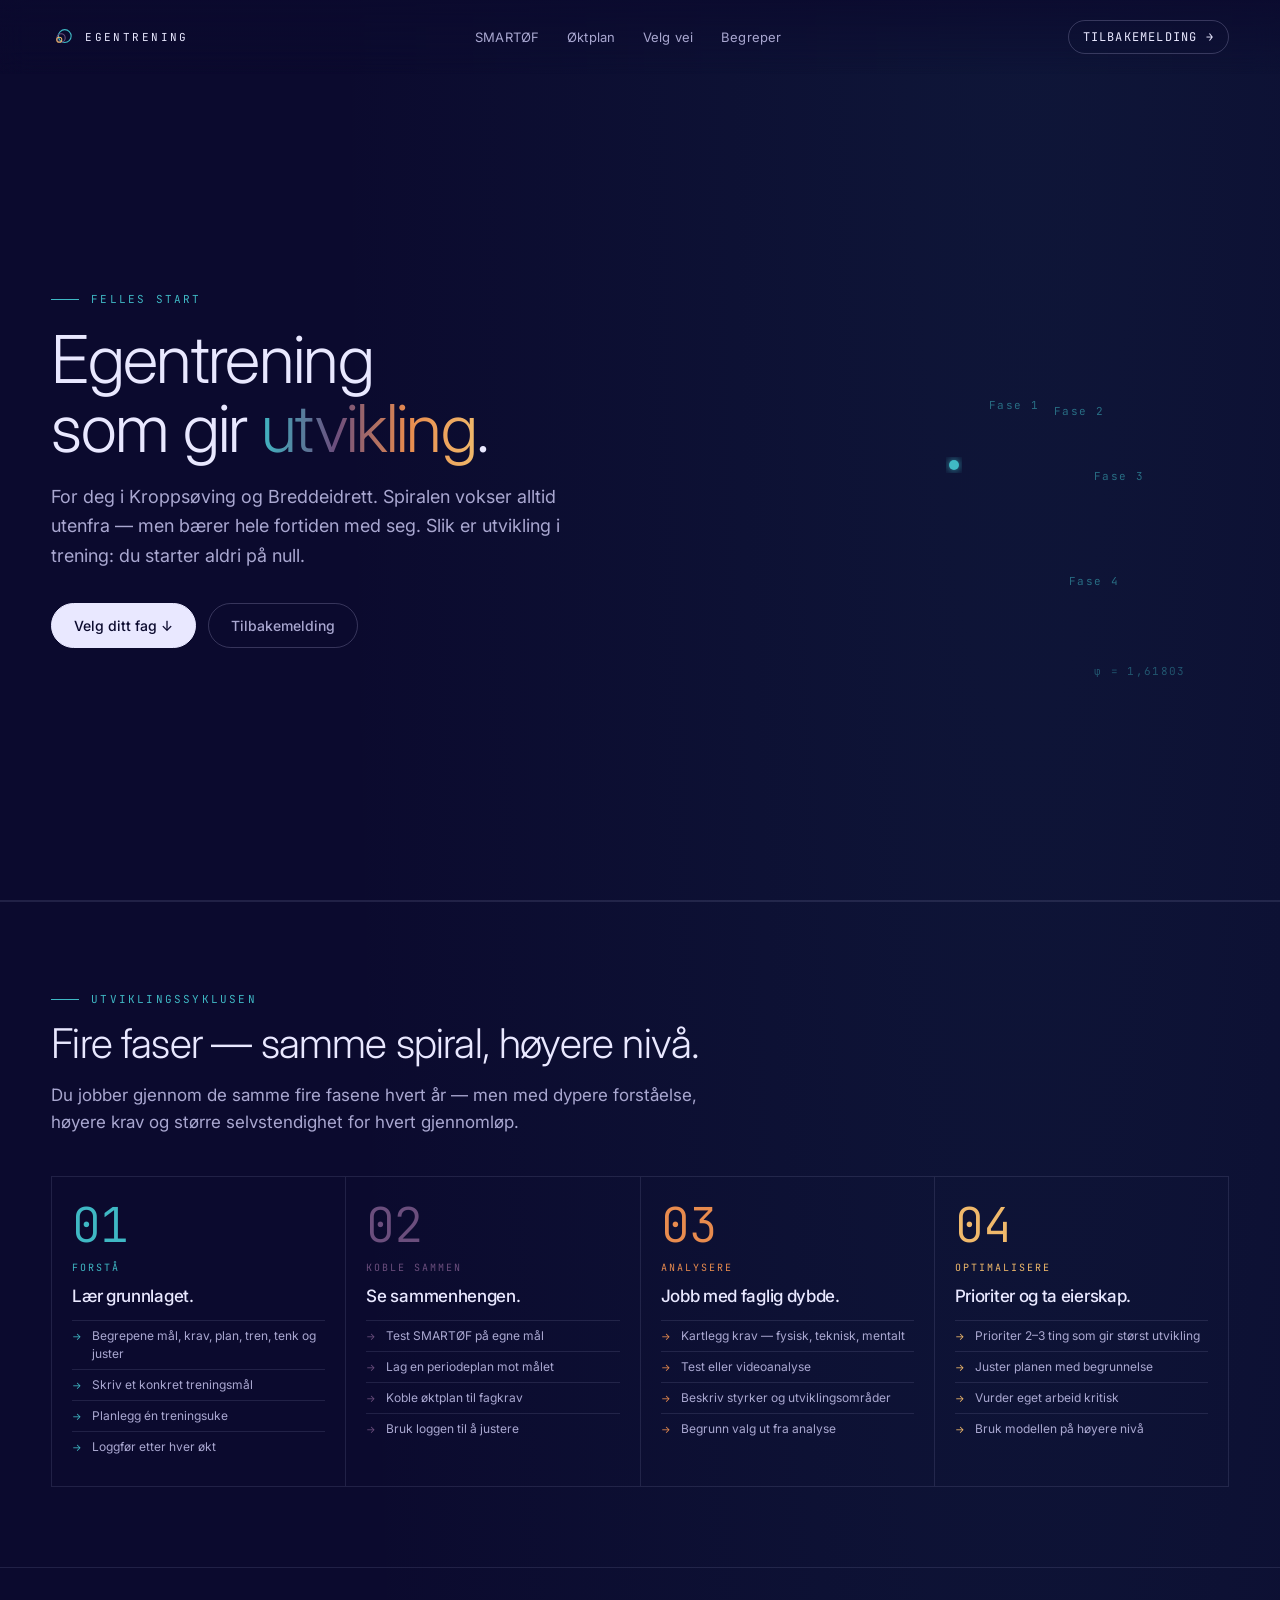
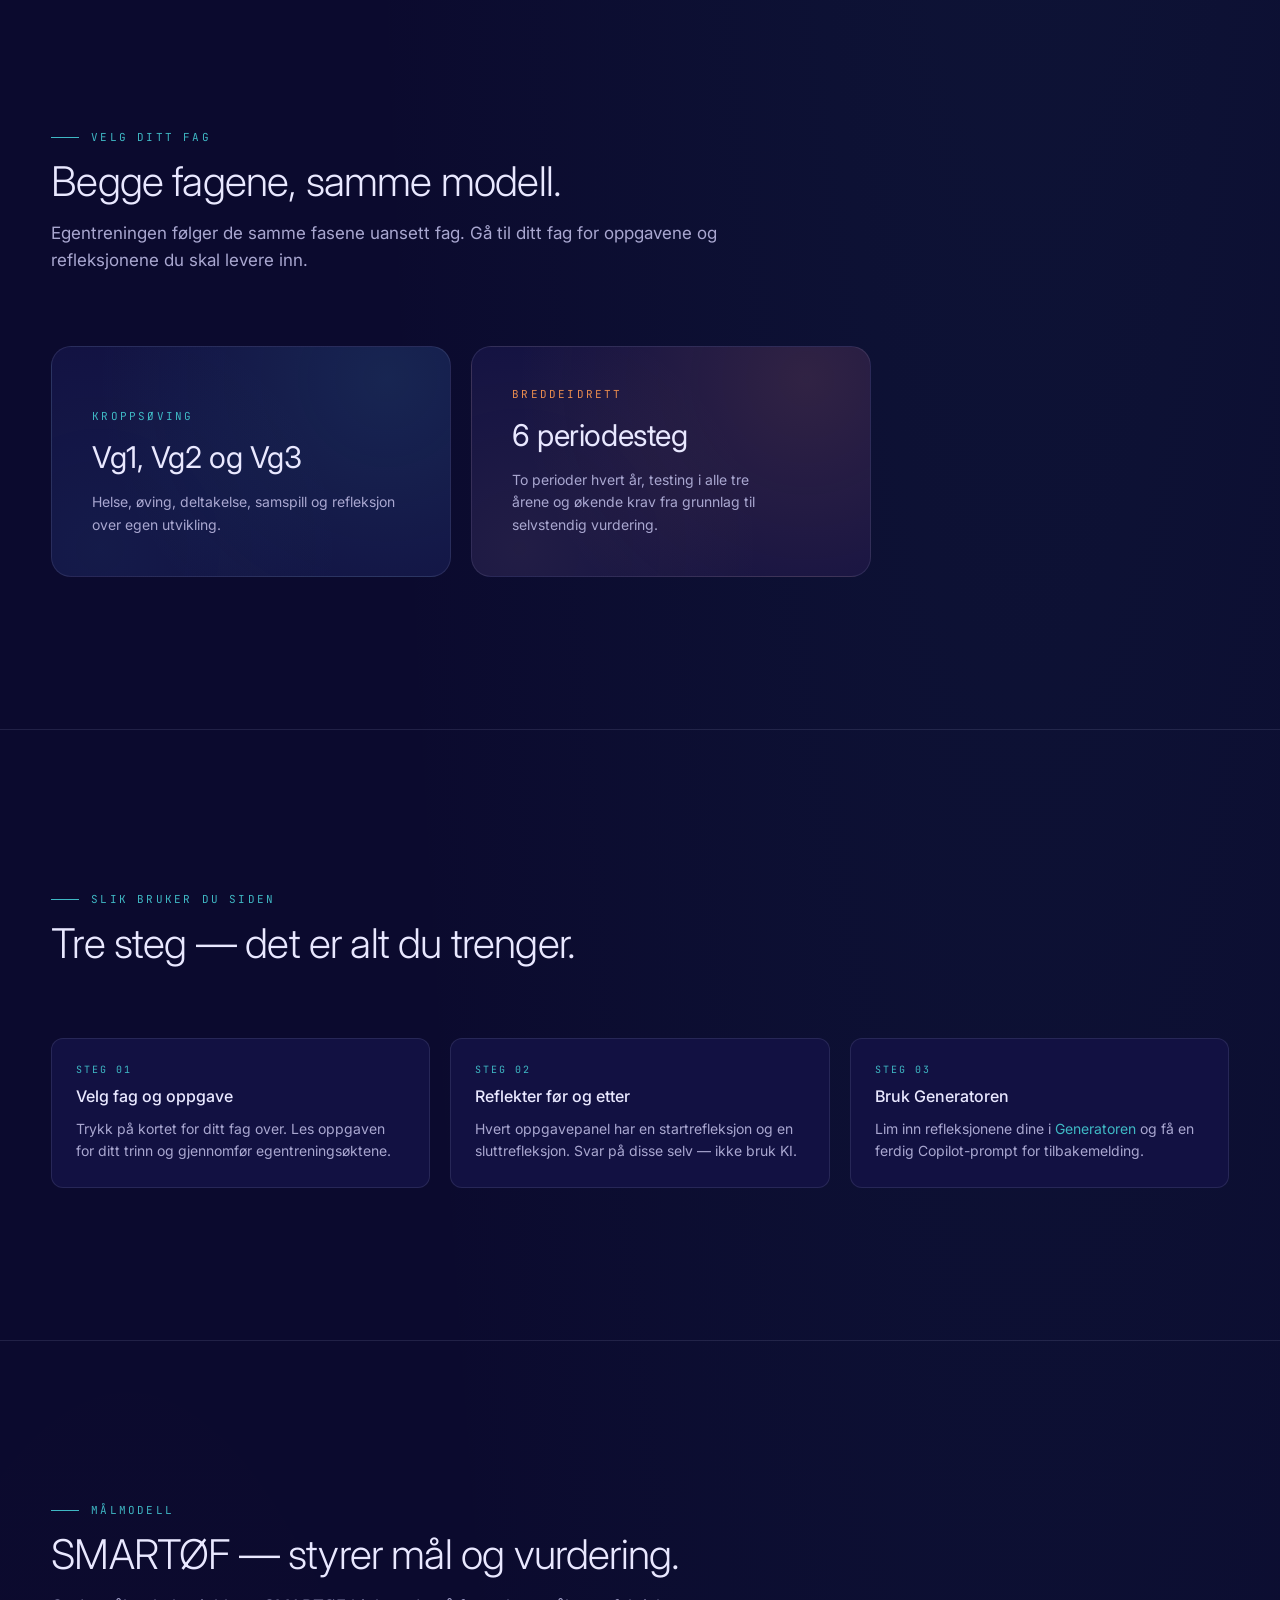
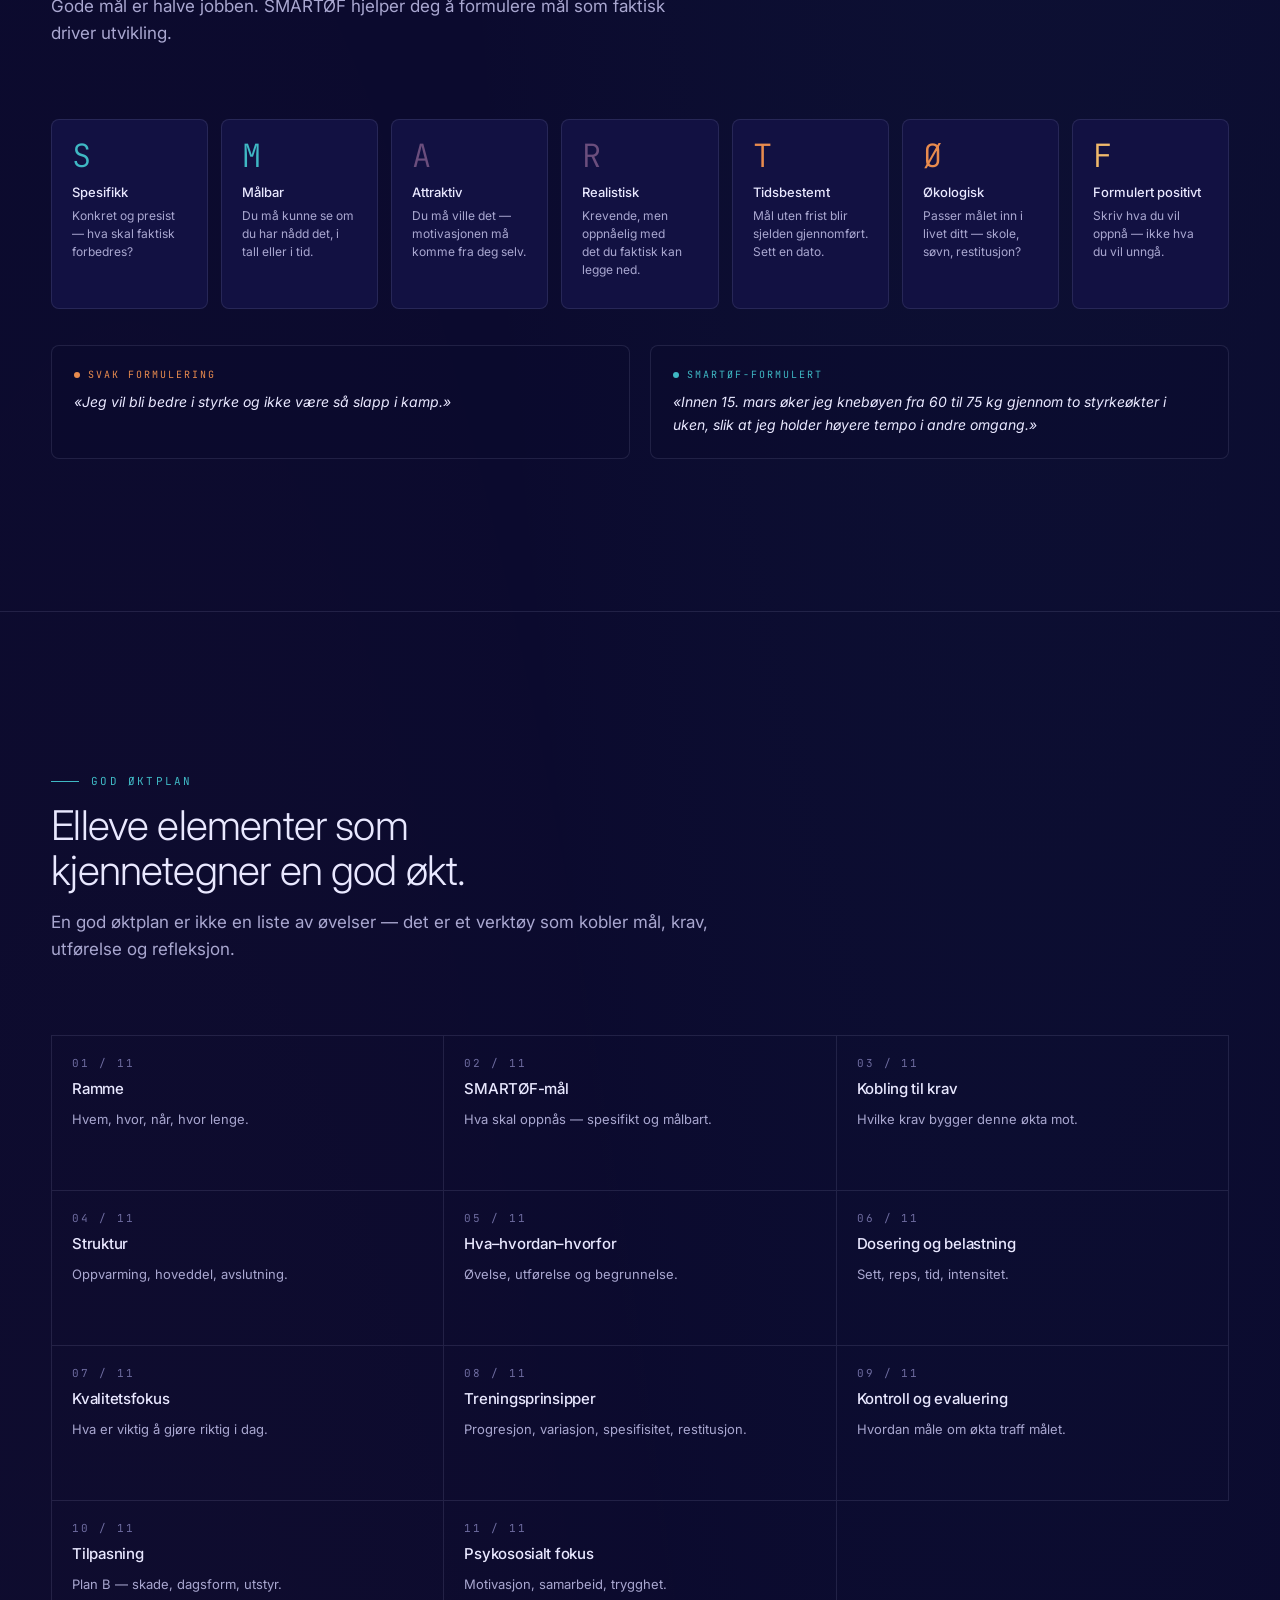
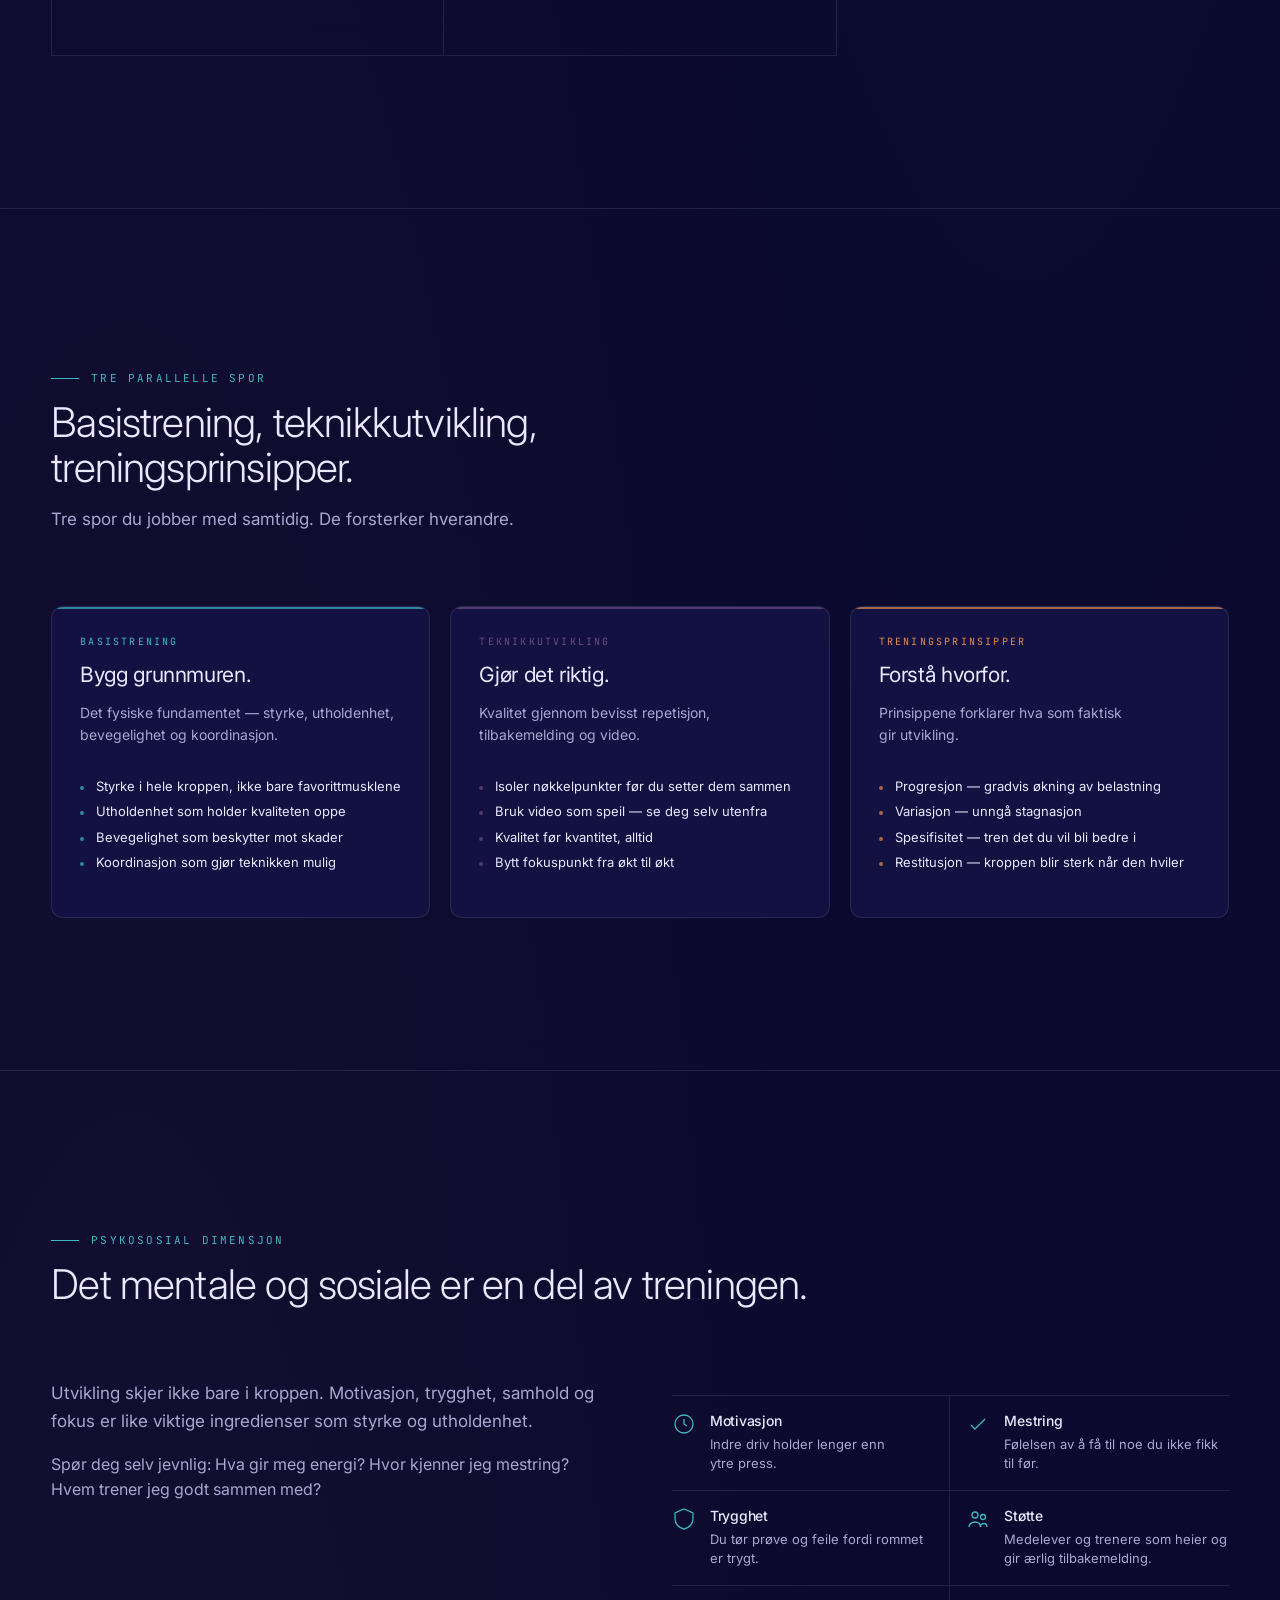
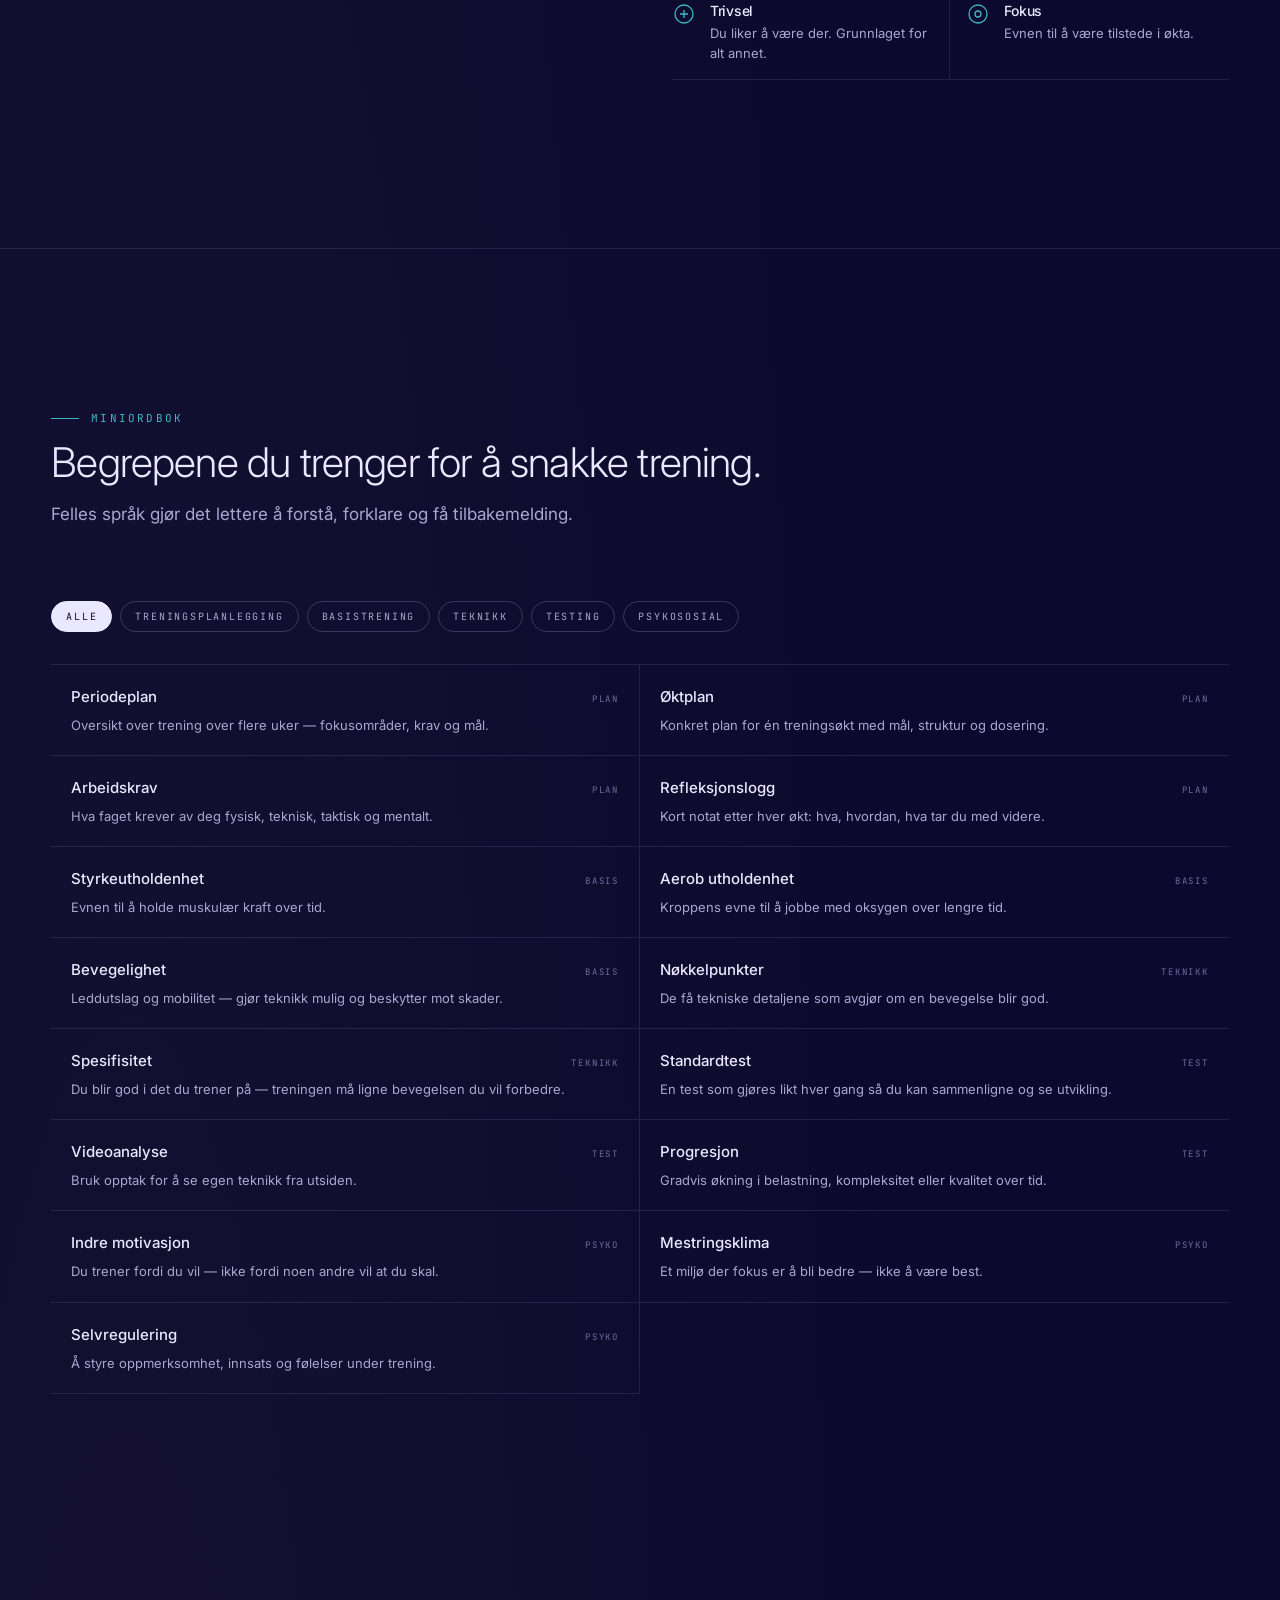
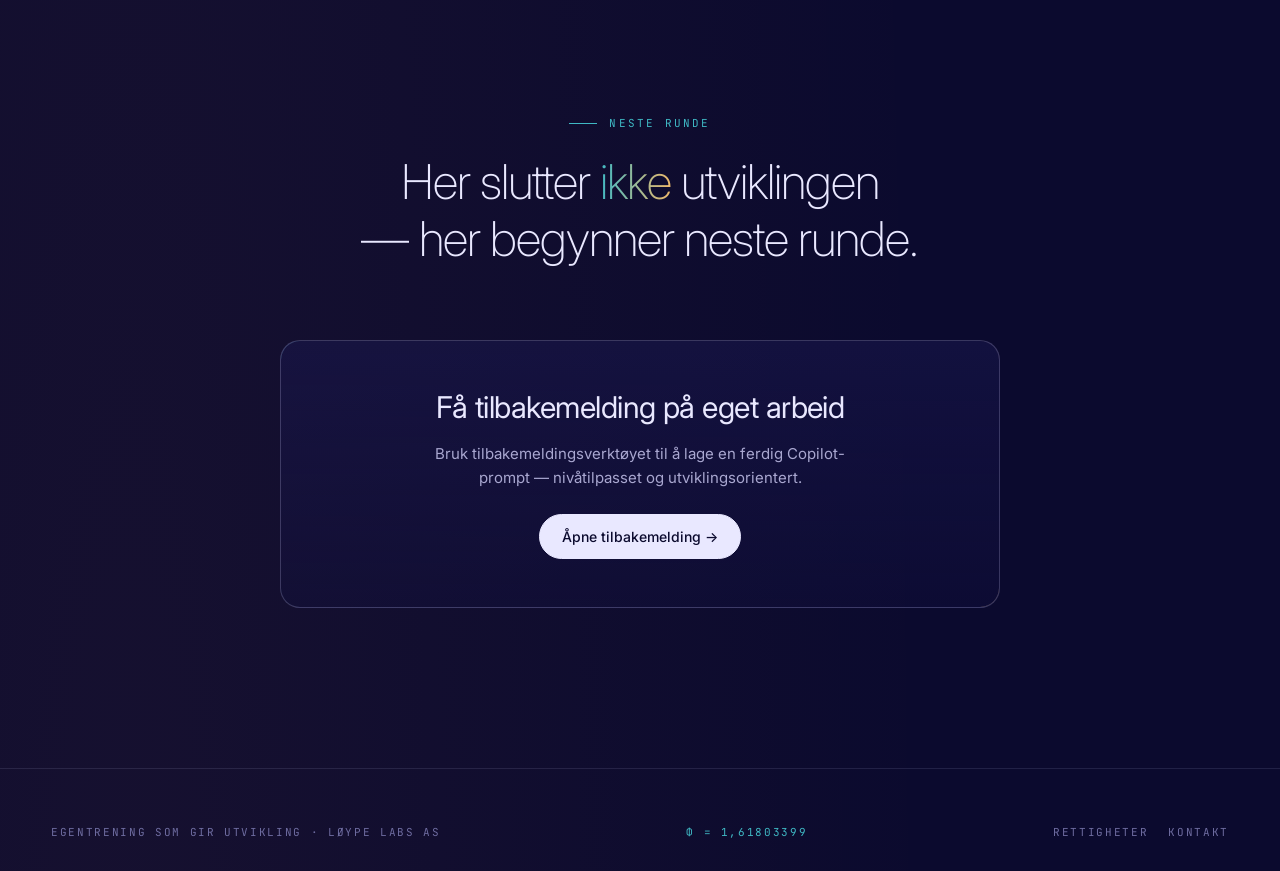
<file: index.html>
<!doctype html>
<html lang="nb">
<head>
<meta charset="utf-8">
<meta name="viewport" content="width=device-width, initial-scale=1">
<title>Egentrening som gir utvikling</title>
<meta name="description" content="Læringsressurs for Kroppsøving og Breddeidrett — forstå treningsarbeid som en prosess.">
<link rel="preconnect" href="https://fonts.googleapis.com">
<link rel="preconnect" href="https://fonts.gstatic.com" crossorigin>
<link href="https://fonts.googleapis.com/css2?family=Inter:wght@300;400;500&family=JetBrains+Mono:wght@300;400;500&display=swap" rel="stylesheet">
<link rel="stylesheet" href="styles/main.css?v=2">
<style>
/* ========== HERO ========== */
.hero {
  min-height: 100vh;
  display: grid;
  align-items: center;
  padding: clamp(100px,14vh,140px) 0 clamp(60px,8vw,96px);
}
.hero-inner {
  display: grid;
  grid-template-columns: minmax(0,1fr) minmax(0,1fr);
  gap: clamp(40px,6vw,100px);
  align-items: center;
}
.hero-copy .eyebrow { margin-bottom: 20px; }
.hero-copy h1 { margin-bottom: 18px; }
.hero-copy .lead {
  font-size: 18px; line-height: 1.65; color: var(--ink-soft);
  max-width: 50ch; margin-bottom: 32px;
}
.hero-ctas { display: flex; gap: 12px; flex-wrap: wrap; }

/* ========== SVG RINGS ========== */
.hero-visual {
  display: flex;
  justify-content: center;
  align-items: center;
  position: relative;
}
.rings-svg {
  width: 100%;
  max-width: 480px;
  height: auto;
  overflow: visible;
}

/* Ring animations — fade in from center outward */
.ring { opacity: 0; }
.ring-center-dot { opacity: 0; }

.ring-center-dot { animation: ring-in 0.6s var(--ease-out) 0.2s forwards; }
.ring-1 { animation: ring-in 0.8s var(--ease-out) 0.4s forwards; }
.ring-2 { animation: ring-in 0.8s var(--ease-out) 0.7s forwards; }
.ring-3 { animation: ring-in 0.8s var(--ease-out) 1.0s forwards; }
.ring-4 { animation: ring-in 0.8s var(--ease-out) 1.3s forwards; }

@keyframes ring-in {
  from { opacity: 0; }
  to   { opacity: 1; }
}

/* Gentle continuous breathing per ring, different periods */
.ring-1 { animation: ring-in 0.8s var(--ease-out) 0.4s forwards; }
.ring-2 { animation: ring-in 0.8s var(--ease-out) 0.7s forwards; }
.ring-3 { animation: ring-in 0.8s var(--ease-out) 1.0s forwards; }
.ring-4 { animation: ring-in 0.8s var(--ease-out) 1.3s forwards; }

/* After appear, add gentle pulse */
.ring-1.appeared { animation: breathe-1 8s ease-in-out infinite; }
.ring-2.appeared { animation: breathe-2 11s ease-in-out infinite; }
.ring-3.appeared { animation: breathe-3 14s ease-in-out infinite; }
.ring-4.appeared { animation: breathe-4 17s ease-in-out infinite; }

@keyframes breathe-1 { 0%,100%{opacity:.75} 50%{opacity:1} }
@keyframes breathe-2 { 0%,100%{opacity:.6}  50%{opacity:.9} }
@keyframes breathe-3 { 0%,100%{opacity:.55} 50%{opacity:.85} }
@keyframes breathe-4 { 0%,100%{opacity:.5}  50%{opacity:.8} }

.phi-label {
  font: 400 11px var(--mono);
  letter-spacing: .12em;
  fill: var(--cyan);
  opacity: .55;
}

/* ========== 4 PHASES ROW ========== */
.phases-section {
  padding: clamp(48px,7vw,80px) 0;
  border-top: 1px solid var(--line);
}
.phases-grid {
  display: grid;
  grid-template-columns: repeat(4,1fr);
  gap: 0;
  border-top: 1px solid var(--line);
  border-left: 1px solid var(--line);
  margin-top: 40px;
}
.phase-card {
  padding: 24px 20px;
  border-right: 1px solid var(--line);
  border-bottom: 1px solid var(--line);
  display: flex;
  flex-direction: column;
  gap: 12px;
  transition: background .2s;
}
.phase-card:hover { background: rgba(26,24,80,.4); }
.phase-num {
  font: 300 48px var(--mono);
  line-height: 1;
  letter-spacing: -.02em;
}
.phase-card:nth-child(1) .phase-num { color: var(--p1); }
.phase-card:nth-child(2) .phase-num { color: var(--p2); }
.phase-card:nth-child(3) .phase-num { color: var(--p3); }
.phase-card:nth-child(4) .phase-num { color: var(--p4); }
.phase-label {
  font: 400 10px var(--mono);
  letter-spacing: .2em;
  text-transform: uppercase;
}
.phase-card:nth-child(1) .phase-label { color: var(--p1); }
.phase-card:nth-child(2) .phase-label { color: var(--p2); }
.phase-card:nth-child(3) .phase-label { color: var(--p3); }
.phase-card:nth-child(4) .phase-label { color: var(--p4); }
.phase-card h3 { font-size: 17px; font-weight: 500; margin: 0; }
.phase-card p  { font-size: 13px; line-height: 1.55; color: var(--ink-soft); margin: 0; max-width: none; }
.phase-points  { list-style: none; padding: 0; margin: 0; display: grid; gap: 0; }
.phase-points li {
  display: flex; gap: 10px; align-items: baseline;
  font-size: 12px; color: var(--ink-soft); line-height: 1.5;
  padding: 6px 0; border-top: 1px solid var(--line);
}
.phase-points li::before {
  content: '→';
  font-size: 10px;
  flex-shrink: 0;
  margin-top: 1px;
}
.phase-card:nth-child(1) .phase-points li::before { color: var(--p1); }
.phase-card:nth-child(2) .phase-points li::before { color: var(--p2); }
.phase-card:nth-child(3) .phase-points li::before { color: var(--p3); }
.phase-card:nth-child(4) .phase-points li::before { color: var(--p4); }

@media(max-width:900px) { .phases-grid { grid-template-columns: repeat(2,1fr); } }
@media(max-width:560px) { .phases-grid { grid-template-columns: 1fr; } }

/* ========== HERO RESPONSIVE ========== */
@media(max-width:780px) {
  .hero-inner { grid-template-columns: 1fr; }
  .hero-visual { order: -1; max-width: 280px; margin: 0 auto; }
}
</style>
</head>
<body>

<!-- NAV -->
<nav class="nav">
  <div class="wrap nav-inner">
    <a href="#top" class="brand">
      <svg width="22" height="22" viewBox="0 0 24 24" fill="none" aria-hidden="true">
        <circle cx="15" cy="11" r="7"   stroke="#3FB8C4" stroke-width="1.2"/>
        <circle cx="11" cy="13" r="4.5" stroke="#6B4E7D" stroke-width="1.2"/>
        <circle cx="9"  cy="15" r="2.8" stroke="#F0B96B" stroke-width="1.1"/>
      </svg>
      Egentrening
    </a>
    <ul class="nav-links">
      <li><a href="#smartof">SMARTØF</a></li>
      <li><a href="#oktplan">Øktplan</a></li>
      <li><a href="#veiskille">Velg vei</a></li>
      <li><a href="begreper.html">Begreper</a></li>
    </ul>
    <a href="generator.html" class="nav-cta">Tilbakemelding →</a>
  </div>
</nav>

<!-- ========== HERO ========== -->
<section class="hero" id="top">
  <div class="wrap hero-inner">

    <div class="hero-copy">
      <span class="eyebrow">Felles start</span>
      <h1>Egentrening<br>som gir <span style="background:linear-gradient(92deg,var(--cyan),var(--plum) 35%,var(--copper) 68%,var(--gold));-webkit-background-clip:text;background-clip:text;color:transparent">utvikling</span>.</h1>
      <p class="lead">For deg i Kroppsøving og Breddeidrett. Spiralen vokser alltid utenfra — men bærer hele fortiden med seg. Slik er utvikling i trening: du starter aldri på null.</p>
      <div class="hero-ctas">
        <a href="#veiskille" class="btn btn-primary">Velg ditt fag ↓</a>
        <a href="generator.html" class="btn btn-ghost">Tilbakemelding</a>
      </div>
    </div>

    <!-- SVG rings — Fibonacci-inspirerte konsentriske buer -->
    <div class="hero-visual" aria-hidden="true">
      <svg class="rings-svg" viewBox="0 0 480 480" fill="none" xmlns="http://www.w3.org/2000/svg">
        <defs>
          <!-- Glow filter per farge -->
          <filter id="glow-cyan" x="-30%" y="-30%" width="160%" height="160%">
            <feGaussianBlur in="SourceGraphic" stdDeviation="4" result="blur"/>
            <feMerge><feMergeNode in="blur"/><feMergeNode in="SourceGraphic"/></feMerge>
          </filter>
          <filter id="glow-plum" x="-30%" y="-30%" width="160%" height="160%">
            <feGaussianBlur in="SourceGraphic" stdDeviation="5" result="blur"/>
            <feMerge><feMergeNode in="blur"/><feMergeNode in="SourceGraphic"/></feMerge>
          </filter>
          <filter id="glow-copper" x="-30%" y="-30%" width="160%" height="160%">
            <feGaussianBlur in="SourceGraphic" stdDeviation="5" result="blur"/>
            <feMerge><feMergeNode in="blur"/><feMergeNode in="SourceGraphic"/></feMerge>
          </filter>
          <filter id="glow-gold" x="-30%" y="-30%" width="160%" height="160%">
            <feGaussianBlur in="SourceGraphic" stdDeviation="6" result="blur"/>
            <feMerge><feMergeNode in="blur"/><feMergeNode in="SourceGraphic"/></feMerge>
          </filter>
        </defs>

        <!-- Senter-punkt -->
        <circle class="ring-center-dot" cx="240" cy="240" r="5" fill="#3FB8C4" filter="url(#glow-cyan)"/>

        <!--
          Buer: 4 konsentriske sirkler, hver 260° (gap = 100°)
          Gaps roterer 90° per ring → visuell spiral-følelse
          Radier følger Fibonacci: 55, 89, 144, 220
          Sirkelomkrets C = 2πr
          stroke-dasharray = "arc_length gap_length"
          260/360 = 72.2% av omkretsen er synlig
        -->

        <!-- Ring 1 — P1 — Cyan — r=55 — C=345.6 — arc=249 gap=97 -->
        <circle class="ring ring-1"
          cx="240" cy="240" r="55"
          stroke="#3FB8C4" stroke-width="2.5" stroke-linecap="round"
          stroke-dasharray="249 97"
          transform="rotate(-80 240 240)"
          filter="url(#glow-cyan)"/>

        <!-- Ring 2 — P2 — Plum — r=89 — C=559 — arc=404 gap=155 -->
        <circle class="ring ring-2"
          cx="240" cy="240" r="89"
          stroke="#6B4E7D" stroke-width="2" stroke-linecap="round"
          stroke-dasharray="404 155"
          transform="rotate(10 240 240)"
          filter="url(#glow-plum)"/>

        <!-- Ring 3 — P3 — Copper — r=144 — C=905 — arc=653 gap=252 -->
        <circle class="ring ring-3"
          cx="240" cy="240" r="144"
          stroke="#E88B4E" stroke-width="1.8" stroke-linecap="round"
          stroke-dasharray="653 252"
          transform="rotate(100 240 240)"
          filter="url(#glow-copper)"/>

        <!-- Ring 4 — P4 — Gold — r=220 — C=1382 — arc=998 gap=384 -->
        <circle class="ring ring-4"
          cx="240" cy="240" r="220"
          stroke="#F0B96B" stroke-width="1.5" stroke-linecap="round"
          stroke-dasharray="998 384"
          transform="rotate(190 240 240)"
          filter="url(#glow-gold)"/>

        <!-- Periode-merkelapper -->
        <text x="275" y="184" class="phi-label">Fase 1</text>
        <text x="340" y="190" class="phi-label">Fase 2</text>
        <text x="380" y="255" class="phi-label">Fase 3</text>
        <text x="355" y="360" class="phi-label">Fase 4</text>

        <!-- φ-merke -->
        <text x="380" y="450" class="phi-label" style="opacity:.4">φ = 1,61803</text>
      </svg>
    </div>

  </div>
</section>

<hr class="divider">

<!-- ========== 4 FASER ========== -->
<section class="phases-section">
  <div class="wrap">
    <div class="section-header" style="margin-bottom:0">
      <span class="eyebrow">Utviklingssyklusen</span>
      <h2>Fire faser — samme spiral, høyere nivå.</h2>
      <p>Du jobber gjennom de samme fire fasene hvert år — men med dypere forståelse, høyere krav og større selvstendighet for hvert gjennomløp.</p>
    </div>
    <div class="phases-grid">
      <div class="phase-card">
        <span class="phase-num">01</span>
        <span class="phase-label">Forstå</span>
        <h3>Lær grunnlaget.</h3>
        <ul class="phase-points">
          <li>Begrepene mål, krav, plan, tren, tenk og juster</li>
          <li>Skriv et konkret treningsmål</li>
          <li>Planlegg én treningsuke</li>
          <li>Loggfør etter hver økt</li>
        </ul>
      </div>
      <div class="phase-card">
        <span class="phase-num">02</span>
        <span class="phase-label">Koble sammen</span>
        <h3>Se sammenhengen.</h3>
        <ul class="phase-points">
          <li>Test SMARTØF på egne mål</li>
          <li>Lag en periodeplan mot målet</li>
          <li>Koble øktplan til fagkrav</li>
          <li>Bruk loggen til å justere</li>
        </ul>
      </div>
      <div class="phase-card">
        <span class="phase-num">03</span>
        <span class="phase-label">Analysere</span>
        <h3>Jobb med faglig dybde.</h3>
        <ul class="phase-points">
          <li>Kartlegg krav — fysisk, teknisk, mentalt</li>
          <li>Test eller videoanalyse</li>
          <li>Beskriv styrker og utviklingsområder</li>
          <li>Begrunn valg ut fra analyse</li>
        </ul>
      </div>
      <div class="phase-card">
        <span class="phase-num">04</span>
        <span class="phase-label">Optimalisere</span>
        <h3>Prioriter og ta eierskap.</h3>
        <ul class="phase-points">
          <li>Prioriter 2–3 ting som gir størst utvikling</li>
          <li>Juster planen med begrunnelse</li>
          <li>Vurder eget arbeid kritisk</li>
          <li>Bruk modellen på høyere nivå</li>
        </ul>
      </div>
    </div>
  </div>
</section>

<hr class="divider">

<!-- ========== VELG VEI ========== -->
<section class="section" id="veiskille">
  <div class="wrap">
    <div class="section-header">
      <span class="eyebrow">Velg ditt fag</span>
      <h2>Begge fagene, samme modell.</h2>
      <p>Egentreningen følger de samme fasene uansett fag. Gå til ditt fag for oppgavene og refleksjonene du skal levere inn.</p>
    </div>
    <div class="path-grid">
      <a class="path-card path-pe" href="kroppsoving.html">
        <span>Kroppsøving</span>
        <strong>Vg1, Vg2 og Vg3</strong>
        <p>Helse, øving, deltakelse, samspill og refleksjon over egen utvikling.</p>
      </a>
      <a class="path-card path-bredde" href="breddeidrett.html">
        <span>Breddeidrett</span>
        <strong>6 periodesteg</strong>
        <p>To perioder hvert år, testing i alle tre årene og økende krav fra grunnlag til selvstendig vurdering.</p>
      </a>
    </div>
  </div>
</section>

<hr class="divider">

<!-- ========== SLIK BRUKER DU SIDEN ========== -->
<section class="section">
  <div class="wrap">
    <div class="section-header">
      <span class="eyebrow">Slik bruker du siden</span>
      <h2>Tre steg — det er alt du trenger.</h2>
    </div>
    <ol class="quick-steps">
      <li>
        <span class="step-num">Steg 01</span>
        <strong>Velg fag og oppgave</strong>
        <p>Trykk på kortet for ditt fag over. Les oppgaven for ditt trinn og gjennomfør egentreningsøktene.</p>
      </li>
      <li>
        <span class="step-num">Steg 02</span>
        <strong>Reflekter før og etter</strong>
        <p>Hvert oppgavepanel har en startrefleksjon og en sluttrefleksjon. Svar på disse selv — ikke bruk KI.</p>
      </li>
      <li>
        <span class="step-num">Steg 03</span>
        <strong>Bruk Generatoren</strong>
        <p>Lim inn refleksjonene dine i <a href="generator.html">Generatoren</a> og få en ferdig Copilot-prompt for tilbakemelding.</p>
      </li>
    </ol>
  </div>
</section>

<hr class="divider">

<!-- ========== SMARTØF ========== -->
<section class="section" id="smartof">
  <div class="wrap">
    <div class="section-header">
      <span class="eyebrow">Målmodell</span>
      <h2>SMARTØF — styrer mål og vurdering.</h2>
      <p>Gode mål er halve jobben. SMARTØF hjelper deg å formulere mål som faktisk driver utvikling.</p>
    </div>
    <div class="smartof-grid">
      <div class="smartof-card"><span class="smartof-letter">S</span><span class="smartof-name">Spesifikk</span><p class="smartof-desc">Konkret og presist — hva skal faktisk forbedres?</p></div>
      <div class="smartof-card"><span class="smartof-letter">M</span><span class="smartof-name">Målbar</span><p class="smartof-desc">Du må kunne se om du har nådd det, i tall eller i tid.</p></div>
      <div class="smartof-card"><span class="smartof-letter">A</span><span class="smartof-name">Attraktiv</span><p class="smartof-desc">Du må ville det — motivasjonen må komme fra deg selv.</p></div>
      <div class="smartof-card"><span class="smartof-letter">R</span><span class="smartof-name">Realistisk</span><p class="smartof-desc">Krevende, men oppnåelig med det du faktisk kan legge ned.</p></div>
      <div class="smartof-card"><span class="smartof-letter">T</span><span class="smartof-name">Tidsbestemt</span><p class="smartof-desc">Mål uten frist blir sjelden gjennomført. Sett en dato.</p></div>
      <div class="smartof-card"><span class="smartof-letter">Ø</span><span class="smartof-name">Økologisk</span><p class="smartof-desc">Passer målet inn i livet ditt — skole, søvn, restitusjon?</p></div>
      <div class="smartof-card"><span class="smartof-letter">F</span><span class="smartof-name">Formulert positivt</span><p class="smartof-desc">Skriv hva du vil oppnå — ikke hva du vil unngå.</p></div>
    </div>
    <div class="smartof-examples">
      <div class="smartof-ex neg"><div class="ex-tag">Svak formulering</div><p>«Jeg vil bli bedre i styrke og ikke være så slapp i kamp.»</p></div>
      <div class="smartof-ex pos"><div class="ex-tag">SMARTØF-formulert</div><p>«Innen 15. mars øker jeg knebøyen fra 60 til 75 kg gjennom to styrkeøkter i uken, slik at jeg holder høyere tempo i andre omgang.»</p></div>
    </div>
  </div>
</section>

<hr class="divider">

<!-- ========== ØKTPLAN ========== -->
<section class="section" id="oktplan">
  <div class="wrap">
    <div class="section-header">
      <span class="eyebrow">God øktplan</span>
      <h2>Elleve elementer som kjennetegner en god økt.</h2>
      <p>En god øktplan er ikke en liste av øvelser — det er et verktøy som kobler mål, krav, utførelse og refleksjon.</p>
    </div>
    <div class="session-grid">
      <div class="session-item"><span class="si-num">01 / 11</span><h3>Ramme</h3><p>Hvem, hvor, når, hvor lenge.</p></div>
      <div class="session-item"><span class="si-num">02 / 11</span><h3>SMARTØF-mål</h3><p>Hva skal oppnås — spesifikt og målbart.</p></div>
      <div class="session-item"><span class="si-num">03 / 11</span><h3>Kobling til krav</h3><p>Hvilke krav bygger denne økta mot.</p></div>
      <div class="session-item"><span class="si-num">04 / 11</span><h3>Struktur</h3><p>Oppvarming, hoveddel, avslutning.</p></div>
      <div class="session-item"><span class="si-num">05 / 11</span><h3>Hva–hvordan–hvorfor</h3><p>Øvelse, utførelse og begrunnelse.</p></div>
      <div class="session-item"><span class="si-num">06 / 11</span><h3>Dosering og belastning</h3><p>Sett, reps, tid, intensitet.</p></div>
      <div class="session-item"><span class="si-num">07 / 11</span><h3>Kvalitetsfokus</h3><p>Hva er viktig å gjøre riktig i dag.</p></div>
      <div class="session-item"><span class="si-num">08 / 11</span><h3>Treningsprinsipper</h3><p>Progresjon, variasjon, spesifisitet, restitusjon.</p></div>
      <div class="session-item"><span class="si-num">09 / 11</span><h3>Kontroll og evaluering</h3><p>Hvordan måle om økta traff målet.</p></div>
      <div class="session-item"><span class="si-num">10 / 11</span><h3>Tilpasning</h3><p>Plan B — skade, dagsform, utstyr.</p></div>
      <div class="session-item"><span class="si-num">11 / 11</span><h3>Psykososialt fokus</h3><p>Motivasjon, samarbeid, trygghet.</p></div>
    </div>
  </div>
</section>

<hr class="divider">

<!-- ========== PILLARS ========== -->
<section class="section">
  <div class="wrap">
    <div class="section-header">
      <span class="eyebrow">Tre parallelle spor</span>
      <h2>Basistrening, teknikkutvikling, treningsprinsipper.</h2>
      <p>Tre spor du jobber med samtidig. De forsterker hverandre.</p>
    </div>
    <div class="pillars-grid">
      <article class="pillar" data-a="cyan">
        <span class="pillar-tag">Basistrening</span>
        <h3>Bygg grunnmuren.</h3>
        <p>Det fysiske fundamentet — styrke, utholdenhet, bevegelighet og koordinasjon.</p>
        <ul>
          <li>Styrke i hele kroppen, ikke bare favorittmusklene</li>
          <li>Utholdenhet som holder kvaliteten oppe</li>
          <li>Bevegelighet som beskytter mot skader</li>
          <li>Koordinasjon som gjør teknikken mulig</li>
        </ul>
      </article>
      <article class="pillar" data-a="plum">
        <span class="pillar-tag">Teknikkutvikling</span>
        <h3>Gjør det riktig.</h3>
        <p>Kvalitet gjennom bevisst repetisjon, tilbakemelding og video.</p>
        <ul>
          <li>Isoler nøkkelpunkter før du setter dem sammen</li>
          <li>Bruk video som speil — se deg selv utenfra</li>
          <li>Kvalitet før kvantitet, alltid</li>
          <li>Bytt fokuspunkt fra økt til økt</li>
        </ul>
      </article>
      <article class="pillar" data-a="copper">
        <span class="pillar-tag">Treningsprinsipper</span>
        <h3>Forstå hvorfor.</h3>
        <p>Prinsippene forklarer hva som faktisk gir utvikling.</p>
        <ul>
          <li>Progresjon — gradvis økning av belastning</li>
          <li>Variasjon — unngå stagnasjon</li>
          <li>Spesifisitet — tren det du vil bli bedre i</li>
          <li>Restitusjon — kroppen blir sterk når den hviler</li>
        </ul>
      </article>
    </div>
  </div>
</section>

<hr class="divider">

<!-- ========== PSYKOSOSIAL ========== -->
<section class="section">
  <div class="wrap">
    <div class="section-header">
      <span class="eyebrow">Psykososial dimensjon</span>
      <h2>Det mentale og sosiale er en del av treningen.</h2>
    </div>
    <div class="psyko-grid">
      <div>
        <p style="font-size:17px;line-height:1.65;margin-bottom:1em">Utvikling skjer ikke bare i kroppen. Motivasjon, trygghet, samhold og fokus er like viktige ingredienser som styrke og utholdenhet.</p>
        <p>Spør deg selv jevnlig: Hva gir meg energi? Hvor kjenner jeg mestring? Hvem trener jeg godt sammen med?</p>
      </div>
      <ul class="psyko-points">
        <li><svg class="pk-icon" viewBox="0 0 24 24" fill="none" stroke="currentColor" stroke-width="1.3" aria-hidden="true"><circle cx="12" cy="12" r="9"/><path d="M12 7v5l3 2"/></svg><div><h4>Motivasjon</h4><p>Indre driv holder lenger enn ytre press.</p></div></li>
        <li><svg class="pk-icon" viewBox="0 0 24 24" fill="none" stroke="currentColor" stroke-width="1.3" aria-hidden="true"><path d="M5 13l4 4L19 7"/></svg><div><h4>Mestring</h4><p>Følelsen av å få til noe du ikke fikk til før.</p></div></li>
        <li><svg class="pk-icon" viewBox="0 0 24 24" fill="none" stroke="currentColor" stroke-width="1.3" aria-hidden="true"><path d="M12 2l9 4v6c0 5-4 9-9 10-5-1-9-5-9-10V6l9-4z"/></svg><div><h4>Trygghet</h4><p>Du tør prøve og feile fordi rommet er trygt.</p></div></li>
        <li><svg class="pk-icon" viewBox="0 0 24 24" fill="none" stroke="currentColor" stroke-width="1.3" aria-hidden="true"><circle cx="9" cy="8" r="3"/><circle cx="17" cy="10" r="2.5"/><path d="M3 20c0-3 3-5 6-5s6 2 6 5M14 20c0-2 2-3.5 4-3.5s3 1 3 3.5"/></svg><div><h4>Støtte</h4><p>Medelever og trenere som heier og gir ærlig tilbakemelding.</p></div></li>
        <li><svg class="pk-icon" viewBox="0 0 24 24" fill="none" stroke="currentColor" stroke-width="1.3" aria-hidden="true"><circle cx="12" cy="12" r="9"/><path d="M8 12h8M12 8v8"/></svg><div><h4>Trivsel</h4><p>Du liker å være der. Grunnlaget for alt annet.</p></div></li>
        <li><svg class="pk-icon" viewBox="0 0 24 24" fill="none" stroke="currentColor" stroke-width="1.3" aria-hidden="true"><circle cx="12" cy="12" r="3"/><circle cx="12" cy="12" r="9"/></svg><div><h4>Fokus</h4><p>Evnen til å være tilstede i økta.</p></div></li>
      </ul>
    </div>
  </div>
</section>

<hr class="divider">

<!-- ========== ORDBOK ========== -->
<section class="section" id="ordbok">
  <div class="wrap">
    <div class="section-header">
      <span class="eyebrow">Miniordbok</span>
      <h2>Begrepene du trenger for å snakke trening.</h2>
      <p>Felles språk gjør det lettere å forstå, forklare og få tilbakemelding.</p>
    </div>
    <div class="dict-filter">
      <button class="dict-chip is-active" data-chip="alle">Alle</button>
      <button class="dict-chip" data-chip="plan">Treningsplanlegging</button>
      <button class="dict-chip" data-chip="basis">Basistrening</button>
      <button class="dict-chip" data-chip="teknikk">Teknikk</button>
      <button class="dict-chip" data-chip="test">Testing</button>
      <button class="dict-chip" data-chip="psyko">Psykososial</button>
    </div>
    <div class="dict-list">
      <div class="dict-entry" data-cat="plan"><div class="dict-term">Periodeplan <span class="dict-cat">plan</span></div><p class="dict-def">Oversikt over trening over flere uker — fokusområder, krav og mål.</p></div>
      <div class="dict-entry" data-cat="plan"><div class="dict-term">Øktplan <span class="dict-cat">plan</span></div><p class="dict-def">Konkret plan for én treningsøkt med mål, struktur og dosering.</p></div>
      <div class="dict-entry" data-cat="plan"><div class="dict-term">Arbeidskrav <span class="dict-cat">plan</span></div><p class="dict-def">Hva faget krever av deg fysisk, teknisk, taktisk og mentalt.</p></div>
      <div class="dict-entry" data-cat="plan"><div class="dict-term">Refleksjonslogg <span class="dict-cat">plan</span></div><p class="dict-def">Kort notat etter hver økt: hva, hvordan, hva tar du med videre.</p></div>
      <div class="dict-entry" data-cat="basis"><div class="dict-term">Styrkeutholdenhet <span class="dict-cat">basis</span></div><p class="dict-def">Evnen til å holde muskulær kraft over tid.</p></div>
      <div class="dict-entry" data-cat="basis"><div class="dict-term">Aerob utholdenhet <span class="dict-cat">basis</span></div><p class="dict-def">Kroppens evne til å jobbe med oksygen over lengre tid.</p></div>
      <div class="dict-entry" data-cat="basis"><div class="dict-term">Bevegelighet <span class="dict-cat">basis</span></div><p class="dict-def">Leddutslag og mobilitet — gjør teknikk mulig og beskytter mot skader.</p></div>
      <div class="dict-entry" data-cat="teknikk"><div class="dict-term">Nøkkelpunkter <span class="dict-cat">teknikk</span></div><p class="dict-def">De få tekniske detaljene som avgjør om en bevegelse blir god.</p></div>
      <div class="dict-entry" data-cat="teknikk"><div class="dict-term">Spesifisitet <span class="dict-cat">teknikk</span></div><p class="dict-def">Du blir god i det du trener på — treningen må ligne bevegelsen du vil forbedre.</p></div>
      <div class="dict-entry" data-cat="test"><div class="dict-term">Standardtest <span class="dict-cat">test</span></div><p class="dict-def">En test som gjøres likt hver gang så du kan sammenligne og se utvikling.</p></div>
      <div class="dict-entry" data-cat="test"><div class="dict-term">Videoanalyse <span class="dict-cat">test</span></div><p class="dict-def">Bruk opptak for å se egen teknikk fra utsiden.</p></div>
      <div class="dict-entry" data-cat="test"><div class="dict-term">Progresjon <span class="dict-cat">test</span></div><p class="dict-def">Gradvis økning i belastning, kompleksitet eller kvalitet over tid.</p></div>
      <div class="dict-entry" data-cat="psyko"><div class="dict-term">Indre motivasjon <span class="dict-cat">psyko</span></div><p class="dict-def">Du trener fordi du vil — ikke fordi noen andre vil at du skal.</p></div>
      <div class="dict-entry" data-cat="psyko"><div class="dict-term">Mestringsklima <span class="dict-cat">psyko</span></div><p class="dict-def">Et miljø der fokus er å bli bedre — ikke å være best.</p></div>
      <div class="dict-entry" data-cat="psyko"><div class="dict-term">Selvregulering <span class="dict-cat">psyko</span></div><p class="dict-def">Å styre oppmerksomhet, innsats og følelser under trening.</p></div>
    </div>
  </div>
</section>

<!-- ========== FINALE ========== -->
<section class="finale">
  <div class="wrap finale-quote">
    <span class="eyebrow">Neste runde</span>
    <blockquote>Her slutter <em>ikke</em> utviklingen<br>— her begynner neste runde.</blockquote>
  </div>
  <div class="wrap" style="margin-top:0">
    <div class="cta-box">
      <h3>Få tilbakemelding på eget arbeid</h3>
      <p>Bruk tilbakemeldingsverktøyet til å lage en ferdig Copilot-prompt — nivåtilpasset og utviklingsorientert.</p>
      <a href="generator.html" class="btn btn-primary">Åpne tilbakemelding →</a>
    </div>
  </div>
</section>

<footer class="footer">
  <div class="wrap footer-inner">
    <span>Egentrening som gir utvikling · Løype Labs AS</span>
    <span class="footer-phi">φ = 1,61803399</span>
    <nav class="footer-links" aria-label="Bunnlenker">
      <a href="juridisk.html">Rettigheter</a>
      <a href="juridisk.html#kontakt">Kontakt</a>
    </nav>
  </div>
</footer>

<script>
(function () {
  'use strict';

  /* ---- Ring breathe: switch to pulse animation after appear ---- */
  ['ring-1','ring-2','ring-3','ring-4'].forEach((cls, i) => {
    const el = document.querySelector('.' + cls);
    if (!el) return;
    const delay = 400 + i * 300 + 800; // appear delay + appear duration
    setTimeout(() => el.classList.add('appeared'), delay);
  });

  /* ---- Fade-up on scroll via IntersectionObserver ---- */
  const fadeEls = document.querySelectorAll(
    '.section-header, .phase-card, .path-card, .quick-steps li, ' +
    '.smartof-card, .session-item, .pillar, .psyko-points li, .dict-entry, .cta-box'
  );
  fadeEls.forEach(el => el.classList.add('fade-up'));

  const io = new IntersectionObserver((entries) => {
    entries.forEach(e => {
      if (e.isIntersecting) { e.target.classList.add('in'); io.unobserve(e.target); }
    });
  }, { threshold: 0.1, rootMargin: '0px 0px -40px 0px' });

  fadeEls.forEach(el => io.observe(el));

  /* Stagger children in grids */
  document.querySelectorAll('.phase-card, .smartof-card, .session-item, .pillar, .psyko-points li, .quick-steps li').forEach((el, i) => {
    el.style.transitionDelay = (i % 7) * 60 + 'ms';
  });

  /* ---- Ordbok filter ---- */
  const chips   = document.querySelectorAll('[data-chip]');
  const entries = document.querySelectorAll('[data-cat]');
  chips.forEach(c => {
    c.addEventListener('click', () => {
      chips.forEach(x => x.classList.remove('is-active'));
      c.classList.add('is-active');
      const cat = c.dataset.chip;
      entries.forEach(e => e.classList.toggle('is-hidden', cat !== 'alle' && e.dataset.cat !== cat));
    });
  });

})();
</script>

<nav class="bottom-nav" aria-label="Hurtignavigasjon">
  <a href="index.html" class="is-current">
    <svg viewBox="0 0 24 24" stroke-width="1.5" stroke-linecap="round" stroke-linejoin="round"><path d="M3 12L12 3l9 9M5 10v9a1 1 0 001 1h4v-5h4v5h4a1 1 0 001-1v-9"/></svg>
    Hjem
  </a>
  <a href="kroppsoving.html">
    <svg viewBox="0 0 24 24" stroke-width="1.5" stroke-linecap="round" stroke-linejoin="round"><circle cx="12" cy="5" r="1.5"/><path d="M12 7v5l-2 4m2-4 2 4m-5-5.5H7m10 0h-2"/></svg>
    Kroppsøving
  </a>
  <a href="breddeidrett.html">
    <svg viewBox="0 0 24 24" stroke-width="1.5" stroke-linecap="round" stroke-linejoin="round"><path d="M6 9H4.5a2.5 2.5 0 010-5H6m12 0h1.5a2.5 2.5 0 010 5H18M6 4h12v7a6 6 0 01-12 0V4zm6 13v3m-3 0h6"/></svg>
    Breddeidrett
  </a>
  <a href="generator.html">
    <svg viewBox="0 0 24 24" stroke-width="1.5" stroke-linecap="round" stroke-linejoin="round"><path d="M9.813 15.904L9 18.75l-.813-2.846a4.5 4.5 0 00-3.09-3.09L2.25 12l2.846-.813a4.5 4.5 0 003.09-3.09L9 5.25l.813 2.846a4.5 4.5 0 003.09 3.09L15.75 12l-2.846.813a4.5 4.5 0 00-3.09 3.09zM18.259 8.715L18 9.75l-.259-1.035a3.375 3.375 0 00-2.455-2.456L14.25 6l1.036-.259a3.375 3.375 0 002.455-2.456L18 2.25l.259 1.035a3.375 3.375 0 002.456 2.456L21.75 6l-1.035.259a3.375 3.375 0 00-2.456 2.456z"/></svg>
    Generator
  </a>
</nav>

</body>
</html>
</file>
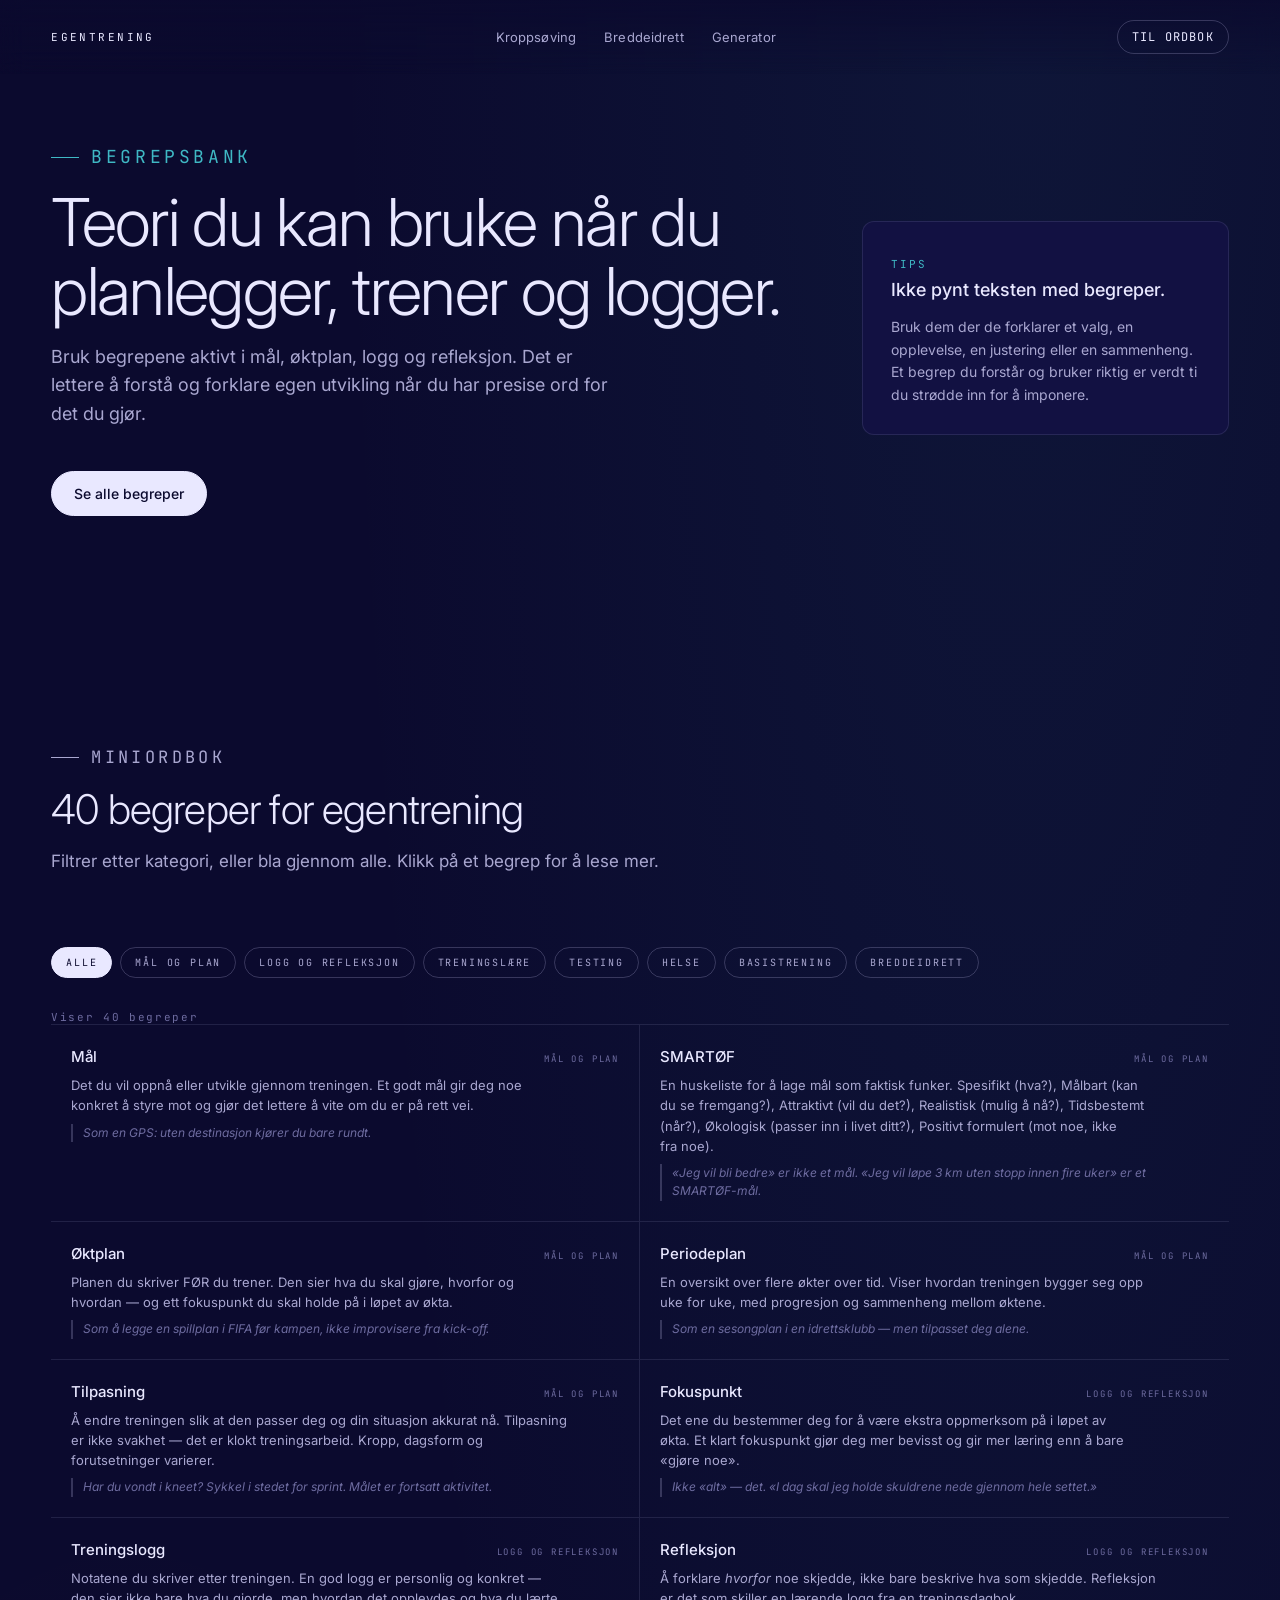
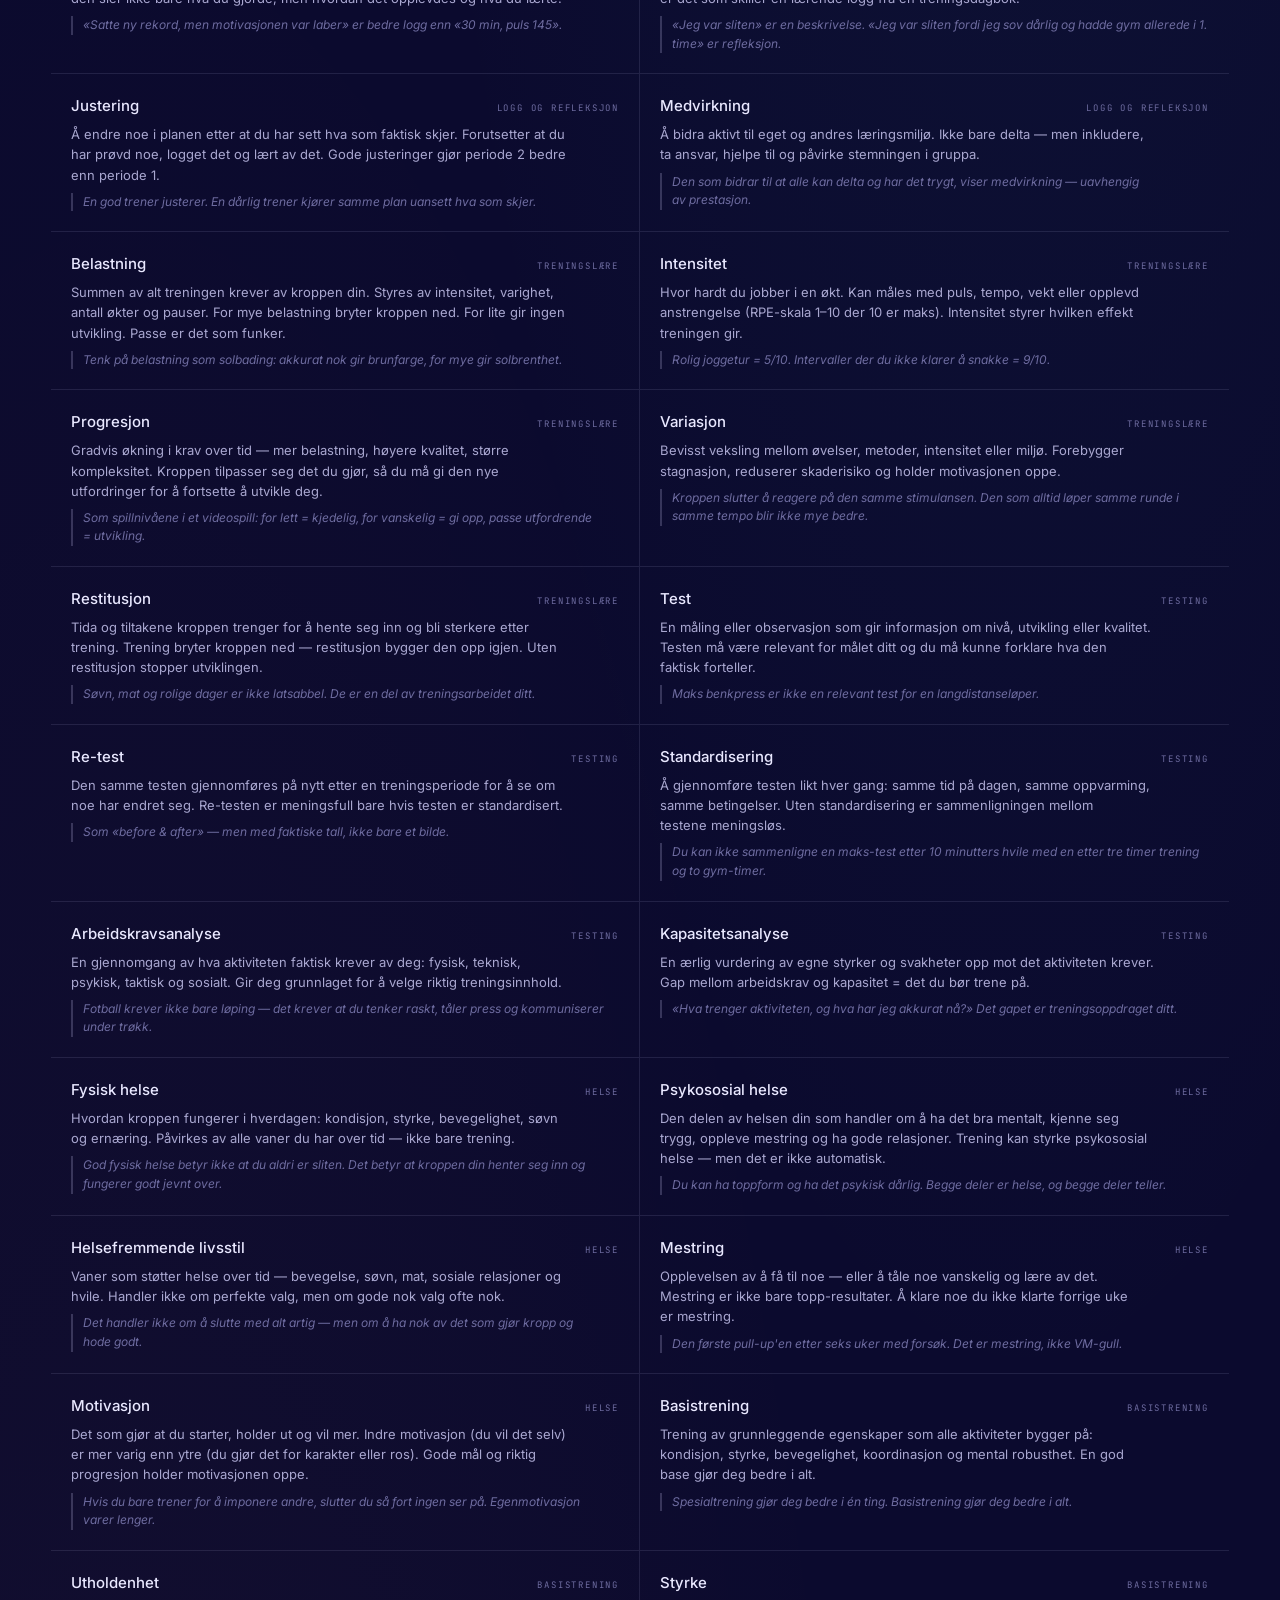
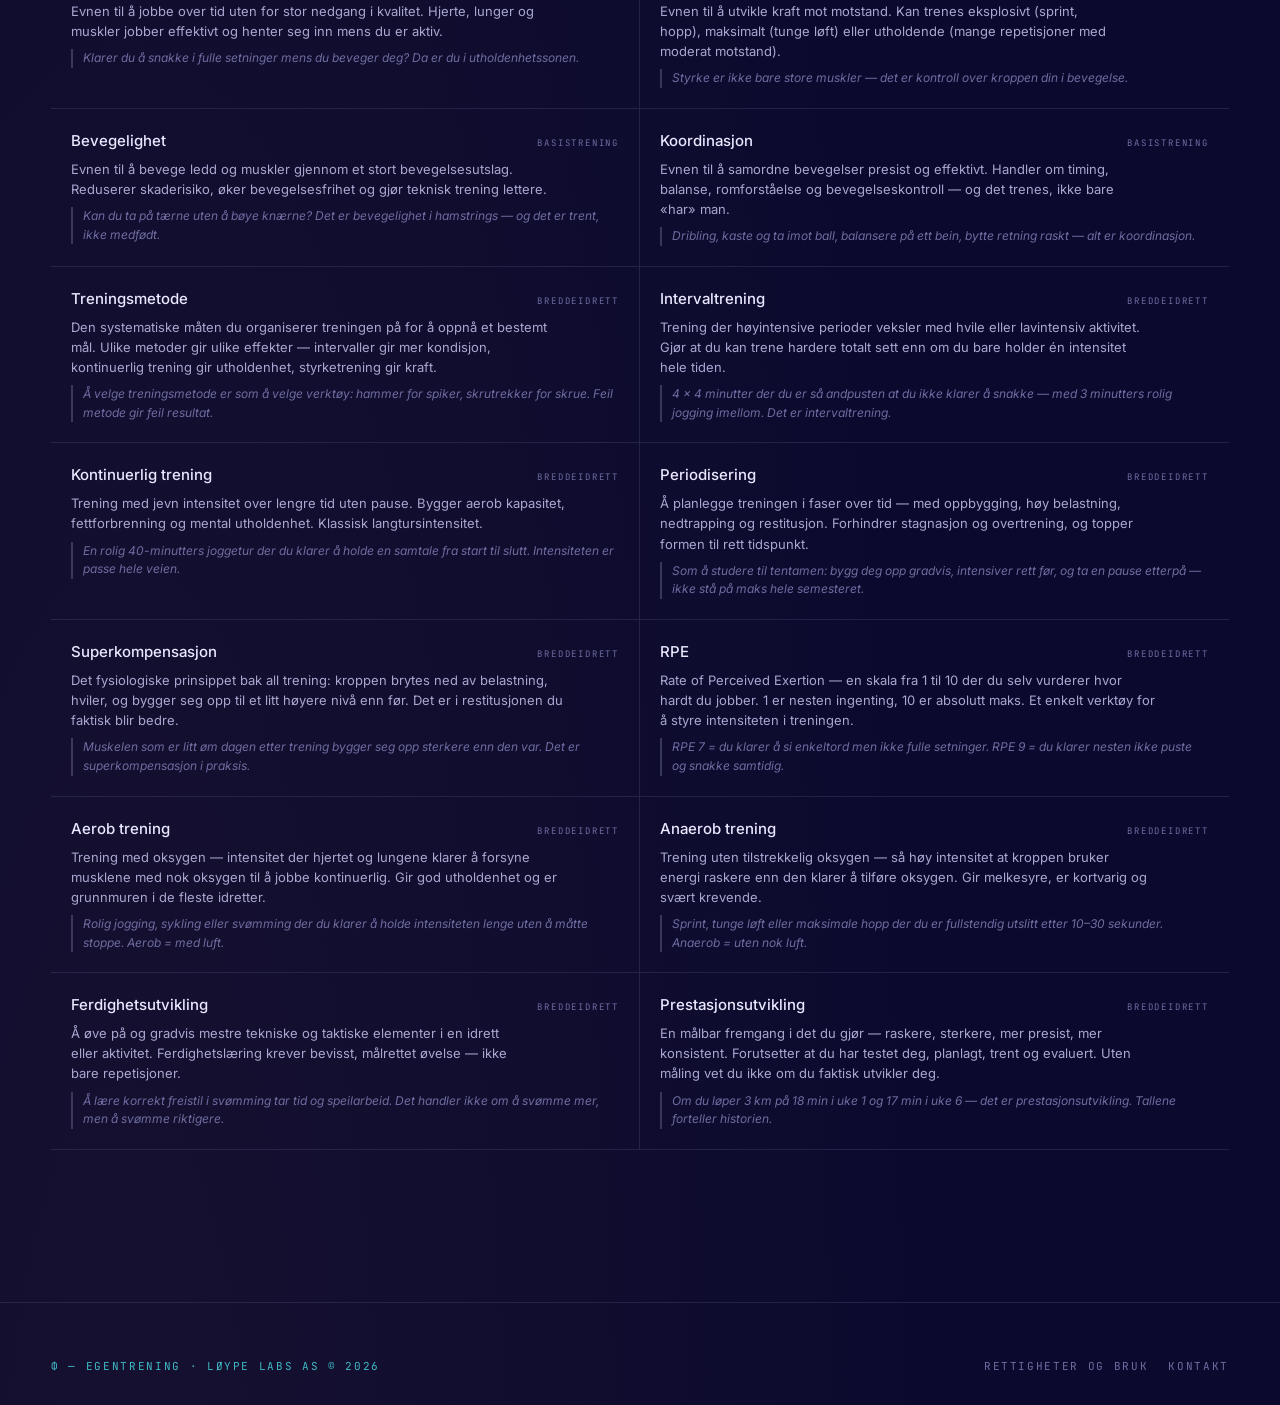
<file: begreper.html>
<!DOCTYPE html>
<html lang="nb">
<head>
  <meta charset="UTF-8">
  <meta name="viewport" content="width=device-width, initial-scale=1.0">
  <title>Begreper — Egentrening</title>
  <link rel="preconnect" href="https://fonts.googleapis.com">
  <link rel="preconnect" href="https://fonts.gstatic.com" crossorigin>
  <link href="https://fonts.googleapis.com/css2?family=JetBrains+Mono:wght@300;400;500&family=Inter:wght@300;400;500;600&display=swap" rel="stylesheet">
  <link rel="stylesheet" href="styles/main.css?v=2">
  <style>
    .dict-ex {
      font-size: 12px; line-height: 1.55; color: var(--ink-muted);
      border-left: 2px solid var(--line-strong); padding-left: 10px;
      margin: 2px 0 0; max-width: none; font-style: italic;
    }
    .dict-count {
      font: 400 11px var(--mono); letter-spacing: .15em;
      color: var(--ink-muted); margin-top: 12px; margin-bottom: 0; max-width: none;
    }
  </style>
</head>
<body>

  <nav class="nav">
    <div class="wrap nav-inner">
      <a class="brand" href="index.html">Egentrening</a>
      <ul class="nav-links">
        <li><a href="kroppsoving.html">Kroppsøving</a></li>
        <li><a href="breddeidrett.html">Breddeidrett</a></li>
        <li><a href="generator.html">Generator</a></li>
      </ul>
      <a class="nav-cta" href="#ordbok">Til ordbok</a>
    </div>
  </nav>

  <section class="path-hero">
    <div class="path-hero-copy fade-up">
      <p class="eyebrow">Begrepsbank</p>
      <h1>Teori du kan bruke når du planlegger, trener og logger.</h1>
      <p>Bruk begrepene aktivt i mål, øktplan, logg og refleksjon. Det er lettere å forstå og forklare egen utvikling når du har presise ord for det du gjør.</p>
      <a class="btn btn-primary" href="#ordbok" style="margin-top:24px">Se alle begreper</a>
    </div>
    <div class="path-summary fade-up">
      <span class="label">Tips</span>
      <strong>Ikke pynt teksten med begreper.</strong>
      <p>Bruk dem der de forklarer et valg, en opplevelse, en justering eller en sammenheng. Et begrep du forstår og bruker riktig er verdt ti du strødde inn for å imponere.</p>
    </div>
  </section>

  <section class="section" id="ordbok">
    <div class="wrap">
      <div class="section-header fade-up">
        <p class="eyebrow">Miniordbok</p>
        <h2>40 begreper for egentrening</h2>
        <p>Filtrer etter kategori, eller bla gjennom alle. Klikk på et begrep for å lese mer.</p>
      </div>

      <div class="dict-filter fade-up" role="group" aria-label="Filtrer begreper">
        <button class="dict-chip is-active" data-cat="alle">Alle</button>
        <button class="dict-chip" data-cat="mal">Mål og plan</button>
        <button class="dict-chip" data-cat="logg">Logg og refleksjon</button>
        <button class="dict-chip" data-cat="trening">Treningslære</button>
        <button class="dict-chip" data-cat="testing">Testing</button>
        <button class="dict-chip" data-cat="helse">Helse</button>
        <button class="dict-chip" data-cat="basis">Basistrening</button>
        <button class="dict-chip" data-cat="bredde">Breddeidrett</button>
      </div>

      <p class="dict-count fade-up" id="dict-count">Viser 40 begreper</p>

      <div class="dict-list fade-up" id="dict-list">

        <!-- MÅL OG PLAN -->

        <div class="dict-entry" data-cat="mal">
          <div class="dict-term">Mål <span class="dict-cat">Mål og plan</span></div>
          <p class="dict-def">Det du vil oppnå eller utvikle gjennom treningen. Et godt mål gir deg noe konkret å styre mot og gjør det lettere å vite om du er på rett vei.</p>
          <p class="dict-ex">Som en GPS: uten destinasjon kjører du bare rundt.</p>
        </div>

        <div class="dict-entry" data-cat="mal">
          <div class="dict-term">SMARTØF <span class="dict-cat">Mål og plan</span></div>
          <p class="dict-def">En huskeliste for å lage mål som faktisk funker. Spesifikt (hva?), Målbart (kan du se fremgang?), Attraktivt (vil du det?), Realistisk (mulig å nå?), Tidsbestemt (når?), Økologisk (passer inn i livet ditt?), Positivt formulert (mot noe, ikke fra noe).</p>
          <p class="dict-ex">«Jeg vil bli bedre» er ikke et mål. «Jeg vil løpe 3 km uten stopp innen fire uker» er et SMARTØF-mål.</p>
        </div>

        <div class="dict-entry" data-cat="mal">
          <div class="dict-term">Øktplan <span class="dict-cat">Mål og plan</span></div>
          <p class="dict-def">Planen du skriver FØR du trener. Den sier hva du skal gjøre, hvorfor og hvordan — og ett fokuspunkt du skal holde på i løpet av økta.</p>
          <p class="dict-ex">Som å legge en spillplan i FIFA før kampen, ikke improvisere fra kick-off.</p>
        </div>

        <div class="dict-entry" data-cat="mal">
          <div class="dict-term">Periodeplan <span class="dict-cat">Mål og plan</span></div>
          <p class="dict-def">En oversikt over flere økter over tid. Viser hvordan treningen bygger seg opp uke for uke, med progresjon og sammenheng mellom øktene.</p>
          <p class="dict-ex">Som en sesongplan i en idrettsklubb — men tilpasset deg alene.</p>
        </div>

        <div class="dict-entry" data-cat="mal">
          <div class="dict-term">Tilpasning <span class="dict-cat">Mål og plan</span></div>
          <p class="dict-def">Å endre treningen slik at den passer deg og din situasjon akkurat nå. Tilpasning er ikke svakhet — det er klokt treningsarbeid. Kropp, dagsform og forutsetninger varierer.</p>
          <p class="dict-ex">Har du vondt i kneet? Sykkel i stedet for sprint. Målet er fortsatt aktivitet.</p>
        </div>

        <!-- LOGG OG REFLEKSJON -->

        <div class="dict-entry" data-cat="logg">
          <div class="dict-term">Fokuspunkt <span class="dict-cat">Logg og refleksjon</span></div>
          <p class="dict-def">Det ene du bestemmer deg for å være ekstra oppmerksom på i løpet av økta. Et klart fokuspunkt gjør deg mer bevisst og gir mer læring enn å bare «gjøre noe».</p>
          <p class="dict-ex">Ikke «alt» — det. «I dag skal jeg holde skuldrene nede gjennom hele settet.»</p>
        </div>

        <div class="dict-entry" data-cat="logg">
          <div class="dict-term">Treningslogg <span class="dict-cat">Logg og refleksjon</span></div>
          <p class="dict-def">Notatene du skriver etter treningen. En god logg er personlig og konkret — den sier ikke bare hva du gjorde, men hvordan det opplevdes og hva du lærte.</p>
          <p class="dict-ex">«Satte ny rekord, men motivasjonen var laber» er bedre logg enn «30 min, puls 145».</p>
        </div>

        <div class="dict-entry" data-cat="logg">
          <div class="dict-term">Refleksjon <span class="dict-cat">Logg og refleksjon</span></div>
          <p class="dict-def">Å forklare <em>hvorfor</em> noe skjedde, ikke bare beskrive hva som skjedde. Refleksjon er det som skiller en lærende logg fra en treningsdagbok.</p>
          <p class="dict-ex">«Jeg var sliten» er en beskrivelse. «Jeg var sliten fordi jeg sov dårlig og hadde gym allerede i 1. time» er refleksjon.</p>
        </div>

        <div class="dict-entry" data-cat="logg">
          <div class="dict-term">Justering <span class="dict-cat">Logg og refleksjon</span></div>
          <p class="dict-def">Å endre noe i planen etter at du har sett hva som faktisk skjer. Forutsetter at du har prøvd noe, logget det og lært av det. Gode justeringer gjør periode 2 bedre enn periode 1.</p>
          <p class="dict-ex">En god trener justerer. En dårlig trener kjører samme plan uansett hva som skjer.</p>
        </div>

        <div class="dict-entry" data-cat="logg">
          <div class="dict-term">Medvirkning <span class="dict-cat">Logg og refleksjon</span></div>
          <p class="dict-def">Å bidra aktivt til eget og andres læringsmiljø. Ikke bare delta — men inkludere, ta ansvar, hjelpe til og påvirke stemningen i gruppa.</p>
          <p class="dict-ex">Den som bidrar til at alle kan delta og har det trygt, viser medvirkning — uavhengig av prestasjon.</p>
        </div>

        <!-- TRENINGSLÆRE -->

        <div class="dict-entry" data-cat="trening">
          <div class="dict-term">Belastning <span class="dict-cat">Treningslære</span></div>
          <p class="dict-def">Summen av alt treningen krever av kroppen din. Styres av intensitet, varighet, antall økter og pauser. For mye belastning bryter kroppen ned. For lite gir ingen utvikling. Passe er det som funker.</p>
          <p class="dict-ex">Tenk på belastning som solbading: akkurat nok gir brunfarge, for mye gir solbrenthet.</p>
        </div>

        <div class="dict-entry" data-cat="trening">
          <div class="dict-term">Intensitet <span class="dict-cat">Treningslære</span></div>
          <p class="dict-def">Hvor hardt du jobber i en økt. Kan måles med puls, tempo, vekt eller opplevd anstrengelse (RPE-skala 1–10 der 10 er maks). Intensitet styrer hvilken effekt treningen gir.</p>
          <p class="dict-ex">Rolig joggetur = 5/10. Intervaller der du ikke klarer å snakke = 9/10.</p>
        </div>

        <div class="dict-entry" data-cat="trening">
          <div class="dict-term">Progresjon <span class="dict-cat">Treningslære</span></div>
          <p class="dict-def">Gradvis økning i krav over tid — mer belastning, høyere kvalitet, større kompleksitet. Kroppen tilpasser seg det du gjør, så du må gi den nye utfordringer for å fortsette å utvikle deg.</p>
          <p class="dict-ex">Som spillnivåene i et videospill: for lett = kjedelig, for vanskelig = gi opp, passe utfordrende = utvikling.</p>
        </div>

        <div class="dict-entry" data-cat="trening">
          <div class="dict-term">Variasjon <span class="dict-cat">Treningslære</span></div>
          <p class="dict-def">Bevisst veksling mellom øvelser, metoder, intensitet eller miljø. Forebygger stagnasjon, reduserer skaderisiko og holder motivasjonen oppe.</p>
          <p class="dict-ex">Kroppen slutter å reagere på den samme stimulansen. Den som alltid løper samme runde i samme tempo blir ikke mye bedre.</p>
        </div>

        <div class="dict-entry" data-cat="trening">
          <div class="dict-term">Restitusjon <span class="dict-cat">Treningslære</span></div>
          <p class="dict-def">Tida og tiltakene kroppen trenger for å hente seg inn og bli sterkere etter trening. Trening bryter kroppen ned — restitusjon bygger den opp igjen. Uten restitusjon stopper utviklingen.</p>
          <p class="dict-ex">Søvn, mat og rolige dager er ikke latsabbel. De er en del av treningsarbeidet ditt.</p>
        </div>

        <!-- TESTING -->

        <div class="dict-entry" data-cat="testing">
          <div class="dict-term">Test <span class="dict-cat">Testing</span></div>
          <p class="dict-def">En måling eller observasjon som gir informasjon om nivå, utvikling eller kvalitet. Testen må være relevant for målet ditt og du må kunne forklare hva den faktisk forteller.</p>
          <p class="dict-ex">Maks benkpress er ikke en relevant test for en langdistanseløper.</p>
        </div>

        <div class="dict-entry" data-cat="testing">
          <div class="dict-term">Re-test <span class="dict-cat">Testing</span></div>
          <p class="dict-def">Den samme testen gjennomføres på nytt etter en treningsperiode for å se om noe har endret seg. Re-testen er meningsfull bare hvis testen er standardisert.</p>
          <p class="dict-ex">Som «before & after» — men med faktiske tall, ikke bare et bilde.</p>
        </div>

        <div class="dict-entry" data-cat="testing">
          <div class="dict-term">Standardisering <span class="dict-cat">Testing</span></div>
          <p class="dict-def">Å gjennomføre testen likt hver gang: samme tid på dagen, samme oppvarming, samme betingelser. Uten standardisering er sammenligningen mellom testene meningsløs.</p>
          <p class="dict-ex">Du kan ikke sammenligne en maks-test etter 10 minutters hvile med en etter tre timer trening og to gym-timer.</p>
        </div>

        <div class="dict-entry" data-cat="testing">
          <div class="dict-term">Arbeidskravsanalyse <span class="dict-cat">Testing</span></div>
          <p class="dict-def">En gjennomgang av hva aktiviteten faktisk krever av deg: fysisk, teknisk, psykisk, taktisk og sosialt. Gir deg grunnlaget for å velge riktig treningsinnhold.</p>
          <p class="dict-ex">Fotball krever ikke bare løping — det krever at du tenker raskt, tåler press og kommuniserer under trøkk.</p>
        </div>

        <div class="dict-entry" data-cat="testing">
          <div class="dict-term">Kapasitetsanalyse <span class="dict-cat">Testing</span></div>
          <p class="dict-def">En ærlig vurdering av egne styrker og svakheter opp mot det aktiviteten krever. Gap mellom arbeidskrav og kapasitet = det du bør trene på.</p>
          <p class="dict-ex">«Hva trenger aktiviteten, og hva har jeg akkurat nå?» Det gapet er treningsoppdraget ditt.</p>
        </div>

        <!-- HELSE -->

        <div class="dict-entry" data-cat="helse">
          <div class="dict-term">Fysisk helse <span class="dict-cat">Helse</span></div>
          <p class="dict-def">Hvordan kroppen fungerer i hverdagen: kondisjon, styrke, bevegelighet, søvn og ernæring. Påvirkes av alle vaner du har over tid — ikke bare trening.</p>
          <p class="dict-ex">God fysisk helse betyr ikke at du aldri er sliten. Det betyr at kroppen din henter seg inn og fungerer godt jevnt over.</p>
        </div>

        <div class="dict-entry" data-cat="helse">
          <div class="dict-term">Psykososial helse <span class="dict-cat">Helse</span></div>
          <p class="dict-def">Den delen av helsen din som handler om å ha det bra mentalt, kjenne seg trygg, oppleve mestring og ha gode relasjoner. Trening kan styrke psykososial helse — men det er ikke automatisk.</p>
          <p class="dict-ex">Du kan ha toppform og ha det psykisk dårlig. Begge deler er helse, og begge deler teller.</p>
        </div>

        <div class="dict-entry" data-cat="helse">
          <div class="dict-term">Helsefremmende livsstil <span class="dict-cat">Helse</span></div>
          <p class="dict-def">Vaner som støtter helse over tid — bevegelse, søvn, mat, sosiale relasjoner og hvile. Handler ikke om perfekte valg, men om gode nok valg ofte nok.</p>
          <p class="dict-ex">Det handler ikke om å slutte med alt artig — men om å ha nok av det som gjør kropp og hode godt.</p>
        </div>

        <div class="dict-entry" data-cat="helse">
          <div class="dict-term">Mestring <span class="dict-cat">Helse</span></div>
          <p class="dict-def">Opplevelsen av å få til noe — eller å tåle noe vanskelig og lære av det. Mestring er ikke bare topp-resultater. Å klare noe du ikke klarte forrige uke er mestring.</p>
          <p class="dict-ex">Den første pull-up'en etter seks uker med forsøk. Det er mestring, ikke VM-gull.</p>
        </div>

        <div class="dict-entry" data-cat="helse">
          <div class="dict-term">Motivasjon <span class="dict-cat">Helse</span></div>
          <p class="dict-def">Det som gjør at du starter, holder ut og vil mer. Indre motivasjon (du vil det selv) er mer varig enn ytre (du gjør det for karakter eller ros). Gode mål og riktig progresjon holder motivasjonen oppe.</p>
          <p class="dict-ex">Hvis du bare trener for å imponere andre, slutter du så fort ingen ser på. Egenmotivasjon varer lenger.</p>
        </div>

        <!-- BASISTRENING -->

        <div class="dict-entry" data-cat="basis">
          <div class="dict-term">Basistrening <span class="dict-cat">Basistrening</span></div>
          <p class="dict-def">Trening av grunnleggende egenskaper som alle aktiviteter bygger på: kondisjon, styrke, bevegelighet, koordinasjon og mental robusthet. En god base gjør deg bedre i alt.</p>
          <p class="dict-ex">Spesialtrening gjør deg bedre i én ting. Basistrening gjør deg bedre i alt.</p>
        </div>

        <div class="dict-entry" data-cat="basis">
          <div class="dict-term">Utholdenhet <span class="dict-cat">Basistrening</span></div>
          <p class="dict-def">Evnen til å jobbe over tid uten for stor nedgang i kvalitet. Hjerte, lunger og muskler jobber effektivt og henter seg inn mens du er aktiv.</p>
          <p class="dict-ex">Klarer du å snakke i fulle setninger mens du beveger deg? Da er du i utholdenhetssonen.</p>
        </div>

        <div class="dict-entry" data-cat="basis">
          <div class="dict-term">Styrke <span class="dict-cat">Basistrening</span></div>
          <p class="dict-def">Evnen til å utvikle kraft mot motstand. Kan trenes eksplosivt (sprint, hopp), maksimalt (tunge løft) eller utholdende (mange repetisjoner med moderat motstand).</p>
          <p class="dict-ex">Styrke er ikke bare store muskler — det er kontroll over kroppen din i bevegelse.</p>
        </div>

        <div class="dict-entry" data-cat="basis">
          <div class="dict-term">Bevegelighet <span class="dict-cat">Basistrening</span></div>
          <p class="dict-def">Evnen til å bevege ledd og muskler gjennom et stort bevegelsesutslag. Reduserer skaderisiko, øker bevegelsesfrihet og gjør teknisk trening lettere.</p>
          <p class="dict-ex">Kan du ta på tærne uten å bøye knærne? Det er bevegelighet i hamstrings — og det er trent, ikke medfødt.</p>
        </div>

        <div class="dict-entry" data-cat="basis">
          <div class="dict-term">Koordinasjon <span class="dict-cat">Basistrening</span></div>
          <p class="dict-def">Evnen til å samordne bevegelser presist og effektivt. Handler om timing, balanse, romforståelse og bevegelseskontroll — og det trenes, ikke bare «har» man.</p>
          <p class="dict-ex">Dribling, kaste og ta imot ball, balansere på ett bein, bytte retning raskt — alt er koordinasjon.</p>
        </div>

        <!-- BREDDEIDRETT -->

        <div class="dict-entry" data-cat="bredde">
          <div class="dict-term">Treningsmetode <span class="dict-cat">Breddeidrett</span></div>
          <p class="dict-def">Den systematiske måten du organiserer treningen på for å oppnå et bestemt mål. Ulike metoder gir ulike effekter — intervaller gir mer kondisjon, kontinuerlig trening gir utholdenhet, styrketrening gir kraft.</p>
          <p class="dict-ex">Å velge treningsmetode er som å velge verktøy: hammer for spiker, skrutrekker for skrue. Feil metode gir feil resultat.</p>
        </div>

        <div class="dict-entry" data-cat="bredde">
          <div class="dict-term">Intervaltrening <span class="dict-cat">Breddeidrett</span></div>
          <p class="dict-def">Trening der høyintensive perioder veksler med hvile eller lavintensiv aktivitet. Gjør at du kan trene hardere totalt sett enn om du bare holder én intensitet hele tiden.</p>
          <p class="dict-ex">4 x 4 minutter der du er så andpusten at du ikke klarer å snakke — med 3 minutters rolig jogging imellom. Det er intervaltrening.</p>
        </div>

        <div class="dict-entry" data-cat="bredde">
          <div class="dict-term">Kontinuerlig trening <span class="dict-cat">Breddeidrett</span></div>
          <p class="dict-def">Trening med jevn intensitet over lengre tid uten pause. Bygger aerob kapasitet, fettforbrenning og mental utholdenhet. Klassisk langtursintensitet.</p>
          <p class="dict-ex">En rolig 40-minutters joggetur der du klarer å holde en samtale fra start til slutt. Intensiteten er passe hele veien.</p>
        </div>

        <div class="dict-entry" data-cat="bredde">
          <div class="dict-term">Periodisering <span class="dict-cat">Breddeidrett</span></div>
          <p class="dict-def">Å planlegge treningen i faser over tid — med oppbygging, høy belastning, nedtrapping og restitusjon. Forhindrer stagnasjon og overtrening, og topper formen til rett tidspunkt.</p>
          <p class="dict-ex">Som å studere til tentamen: bygg deg opp gradvis, intensiver rett før, og ta en pause etterpå — ikke stå på maks hele semesteret.</p>
        </div>

        <div class="dict-entry" data-cat="bredde">
          <div class="dict-term">Superkompensasjon <span class="dict-cat">Breddeidrett</span></div>
          <p class="dict-def">Det fysiologiske prinsippet bak all trening: kroppen brytes ned av belastning, hviler, og bygger seg opp til et litt høyere nivå enn før. Det er i restitusjonen du faktisk blir bedre.</p>
          <p class="dict-ex">Muskelen som er litt øm dagen etter trening bygger seg opp sterkere enn den var. Det er superkompensasjon i praksis.</p>
        </div>

        <div class="dict-entry" data-cat="bredde">
          <div class="dict-term">RPE <span class="dict-cat">Breddeidrett</span></div>
          <p class="dict-def">Rate of Perceived Exertion — en skala fra 1 til 10 der du selv vurderer hvor hardt du jobber. 1 er nesten ingenting, 10 er absolutt maks. Et enkelt verktøy for å styre intensiteten i treningen.</p>
          <p class="dict-ex">RPE 7 = du klarer å si enkeltord men ikke fulle setninger. RPE 9 = du klarer nesten ikke puste og snakke samtidig.</p>
        </div>

        <div class="dict-entry" data-cat="bredde">
          <div class="dict-term">Aerob trening <span class="dict-cat">Breddeidrett</span></div>
          <p class="dict-def">Trening med oksygen — intensitet der hjertet og lungene klarer å forsyne musklene med nok oksygen til å jobbe kontinuerlig. Gir god utholdenhet og er grunnmuren i de fleste idretter.</p>
          <p class="dict-ex">Rolig jogging, sykling eller svømming der du klarer å holde intensiteten lenge uten å måtte stoppe. Aerob = med luft.</p>
        </div>

        <div class="dict-entry" data-cat="bredde">
          <div class="dict-term">Anaerob trening <span class="dict-cat">Breddeidrett</span></div>
          <p class="dict-def">Trening uten tilstrekkelig oksygen — så høy intensitet at kroppen bruker energi raskere enn den klarer å tilføre oksygen. Gir melkesyre, er kortvarig og svært krevende.</p>
          <p class="dict-ex">Sprint, tunge løft eller maksimale hopp der du er fullstendig utslitt etter 10–30 sekunder. Anaerob = uten nok luft.</p>
        </div>

        <div class="dict-entry" data-cat="bredde">
          <div class="dict-term">Ferdighetsutvikling <span class="dict-cat">Breddeidrett</span></div>
          <p class="dict-def">Å øve på og gradvis mestre tekniske og taktiske elementer i en idrett eller aktivitet. Ferdighetslæring krever bevisst, målrettet øvelse — ikke bare repetisjoner.</p>
          <p class="dict-ex">Å lære korrekt freistil i svømming tar tid og speilarbeid. Det handler ikke om å svømme mer, men å svømme riktigere.</p>
        </div>

        <div class="dict-entry" data-cat="bredde">
          <div class="dict-term">Prestasjonsutvikling <span class="dict-cat">Breddeidrett</span></div>
          <p class="dict-def">En målbar fremgang i det du gjør — raskere, sterkere, mer presist, mer konsistent. Forutsetter at du har testet deg, planlagt, trent og evaluert. Uten måling vet du ikke om du faktisk utvikler deg.</p>
          <p class="dict-ex">Om du løper 3 km på 18 min i uke 1 og 17 min i uke 6 — det er prestasjonsutvikling. Tallene forteller historien.</p>
        </div>

      </div><!-- /dict-list -->
    </div>
  </section>

  <footer class="footer">
    <div class="wrap footer-inner">
      <span class="footer-phi">φ — Egentrening · Løype Labs AS © 2026</span>
      <nav class="footer-links">
        <a href="juridisk.html">Rettigheter og bruk</a>
        <a href="juridisk.html#kontakt">Kontakt</a>
      </nav>
    </div>
  </footer>

  <script>
    // Fade-up
    const obs = new IntersectionObserver(entries => {
      entries.forEach(e => { if (e.isIntersecting) { e.target.classList.add('in'); obs.unobserve(e.target); } });
    }, { threshold: 0.08 });
    document.querySelectorAll('.fade-up').forEach(el => obs.observe(el));

    // Filter chips
    const chips   = document.querySelectorAll('.dict-chip');
    const entries = document.querySelectorAll('.dict-entry');
    const counter = document.getElementById('dict-count');

    const updateCount = () => {
      const visible = [...entries].filter(e => !e.classList.contains('is-hidden')).length;
      counter.textContent = `Viser ${visible} begrep${visible === 1 ? '' : 'er'}`;
    };

    chips.forEach(chip => {
      chip.addEventListener('click', () => {
        chips.forEach(c => c.classList.remove('is-active'));
        chip.classList.add('is-active');

        const cat = chip.dataset.cat;
        entries.forEach(entry => {
          entry.classList.toggle('is-hidden', cat !== 'alle' && entry.dataset.cat !== cat);
        });
        updateCount();
      });
    });
  </script>

  <nav class="bottom-nav" aria-label="Hurtignavigasjon">
    <a href="index.html">
      <svg viewBox="0 0 24 24" stroke-width="1.5" stroke-linecap="round" stroke-linejoin="round"><path d="M3 12L12 3l9 9M5 10v9a1 1 0 001 1h4v-5h4v5h4a1 1 0 001-1v-9"/></svg>
      Hjem
    </a>
    <a href="kroppsoving.html">
      <svg viewBox="0 0 24 24" stroke-width="1.5" stroke-linecap="round" stroke-linejoin="round"><circle cx="12" cy="5" r="1.5"/><path d="M12 7v5l-2 4m2-4 2 4m-5-5.5H7m10 0h-2"/></svg>
      Kroppsøving
    </a>
    <a href="breddeidrett.html">
      <svg viewBox="0 0 24 24" stroke-width="1.5" stroke-linecap="round" stroke-linejoin="round"><path d="M6 9H4.5a2.5 2.5 0 010-5H6m12 0h1.5a2.5 2.5 0 010 5H18M6 4h12v7a6 6 0 01-12 0V4zm6 13v3m-3 0h6"/></svg>
      Breddeidrett
    </a>
    <a href="generator.html">
      <svg viewBox="0 0 24 24" stroke-width="1.5" stroke-linecap="round" stroke-linejoin="round"><path d="M9.813 15.904L9 18.75l-.813-2.846a4.5 4.5 0 00-3.09-3.09L2.25 12l2.846-.813a4.5 4.5 0 003.09-3.09L9 5.25l.813 2.846a4.5 4.5 0 003.09 3.09L15.75 12l-2.846.813a4.5 4.5 0 00-3.09 3.09zM18.259 8.715L18 9.75l-.259-1.035a3.375 3.375 0 00-2.455-2.456L14.25 6l1.036-.259a3.375 3.375 0 002.455-2.456L18 2.25l.259 1.035a3.375 3.375 0 002.456 2.456L21.75 6l-1.035.259a3.375 3.375 0 00-2.456 2.456z"/></svg>
      Generator
    </a>
  </nav>

</body>
</html>
</file>
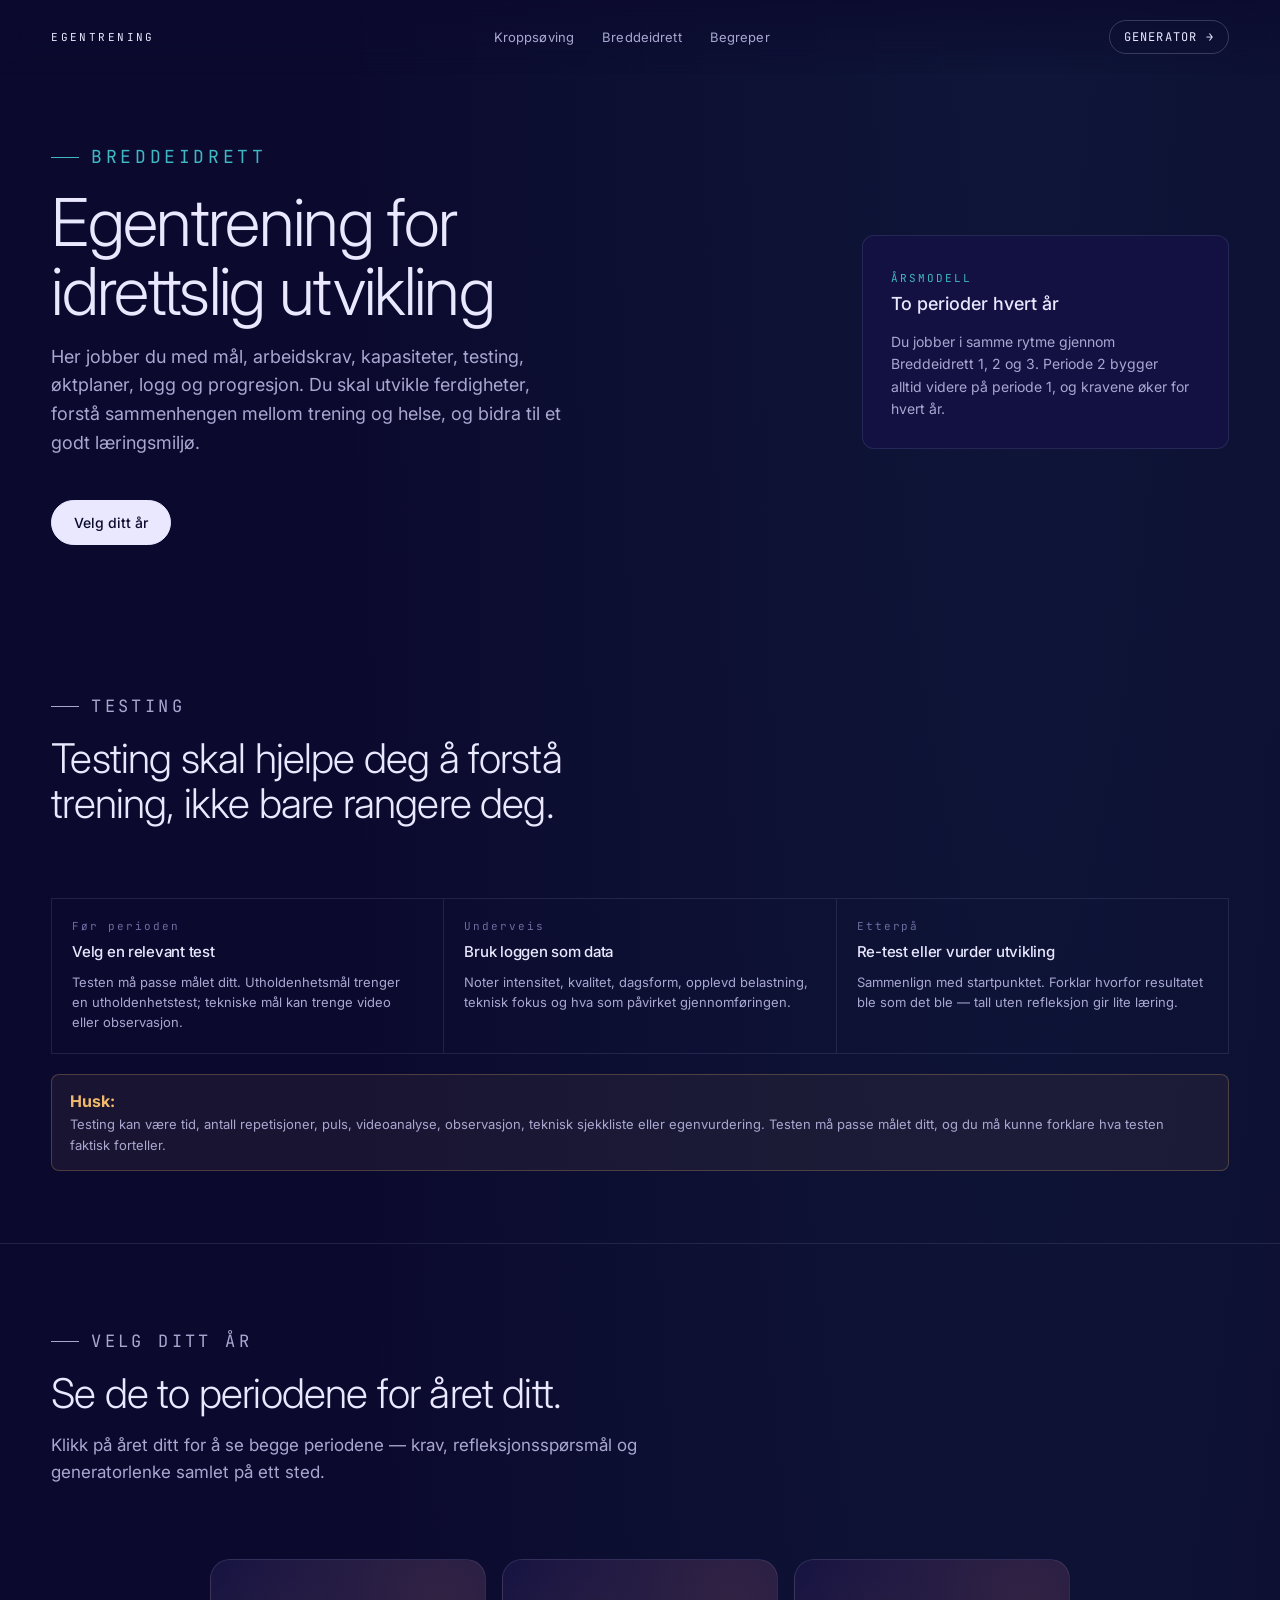
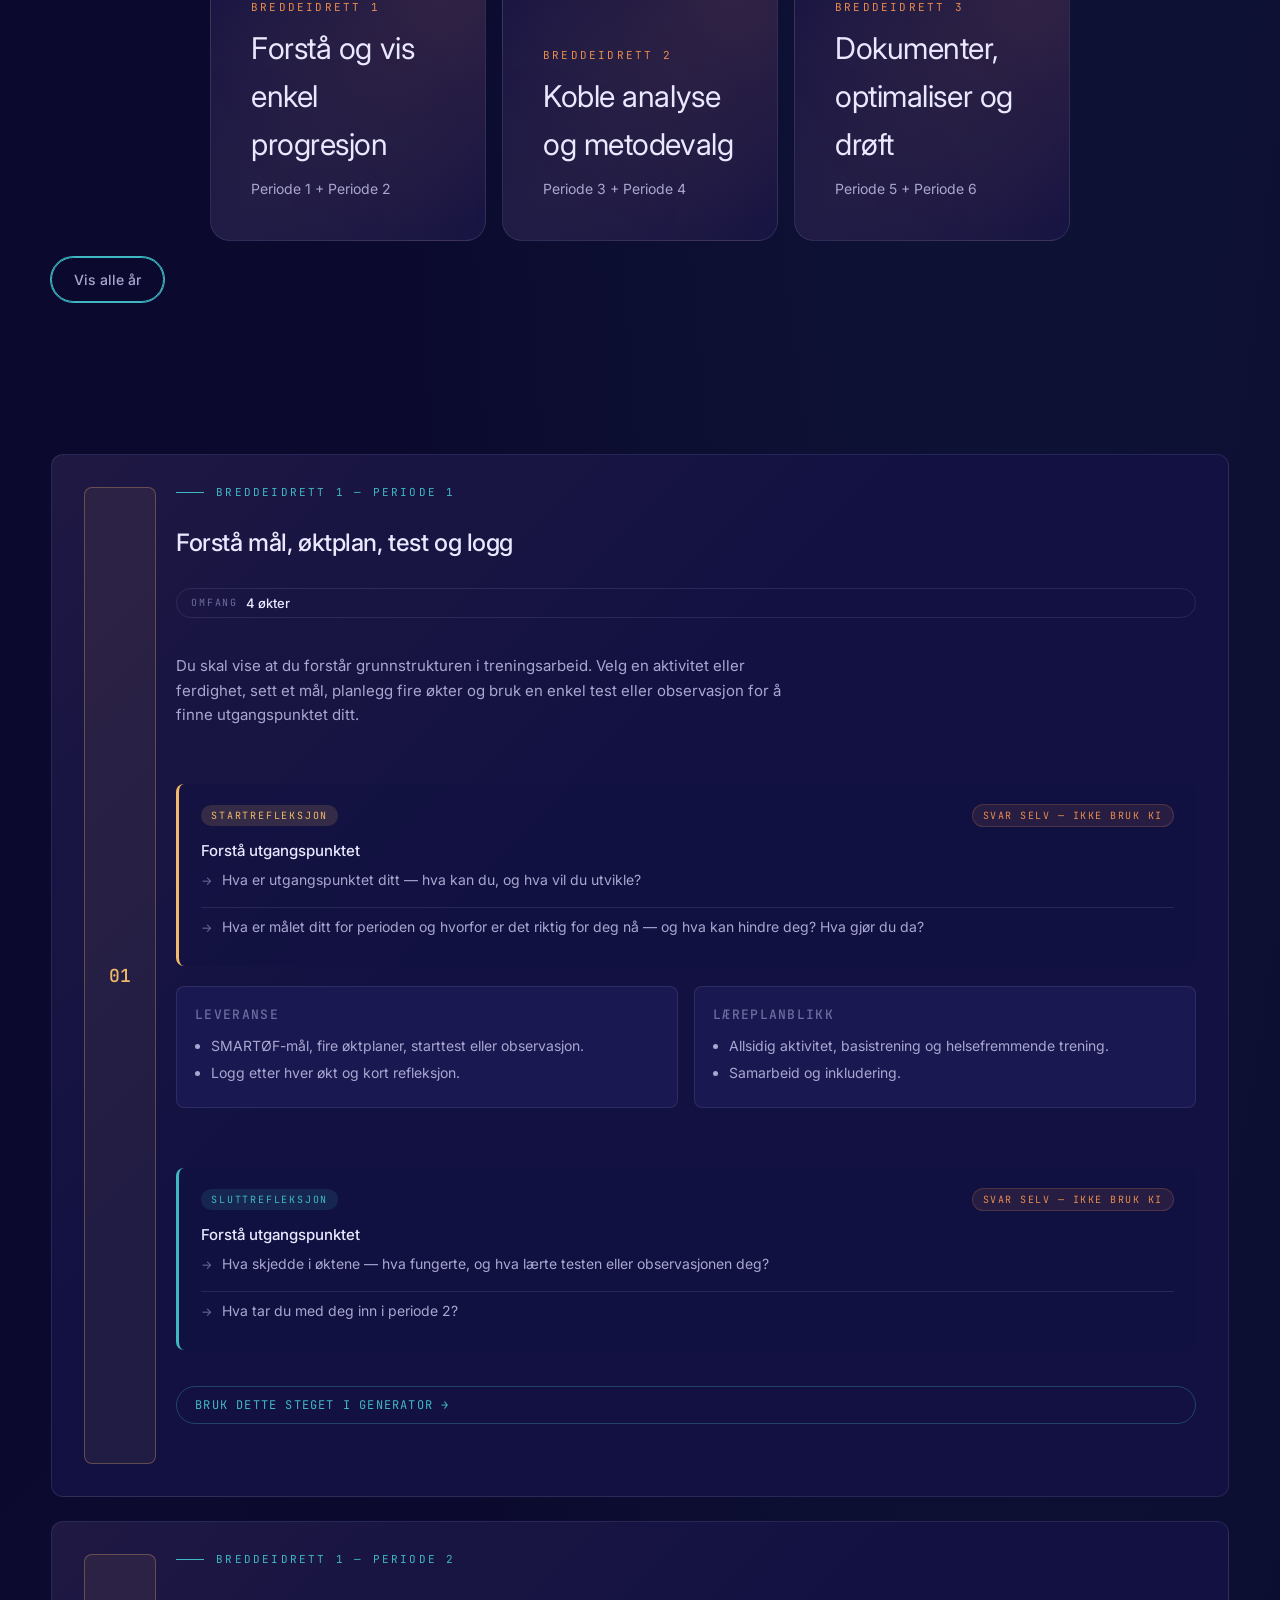
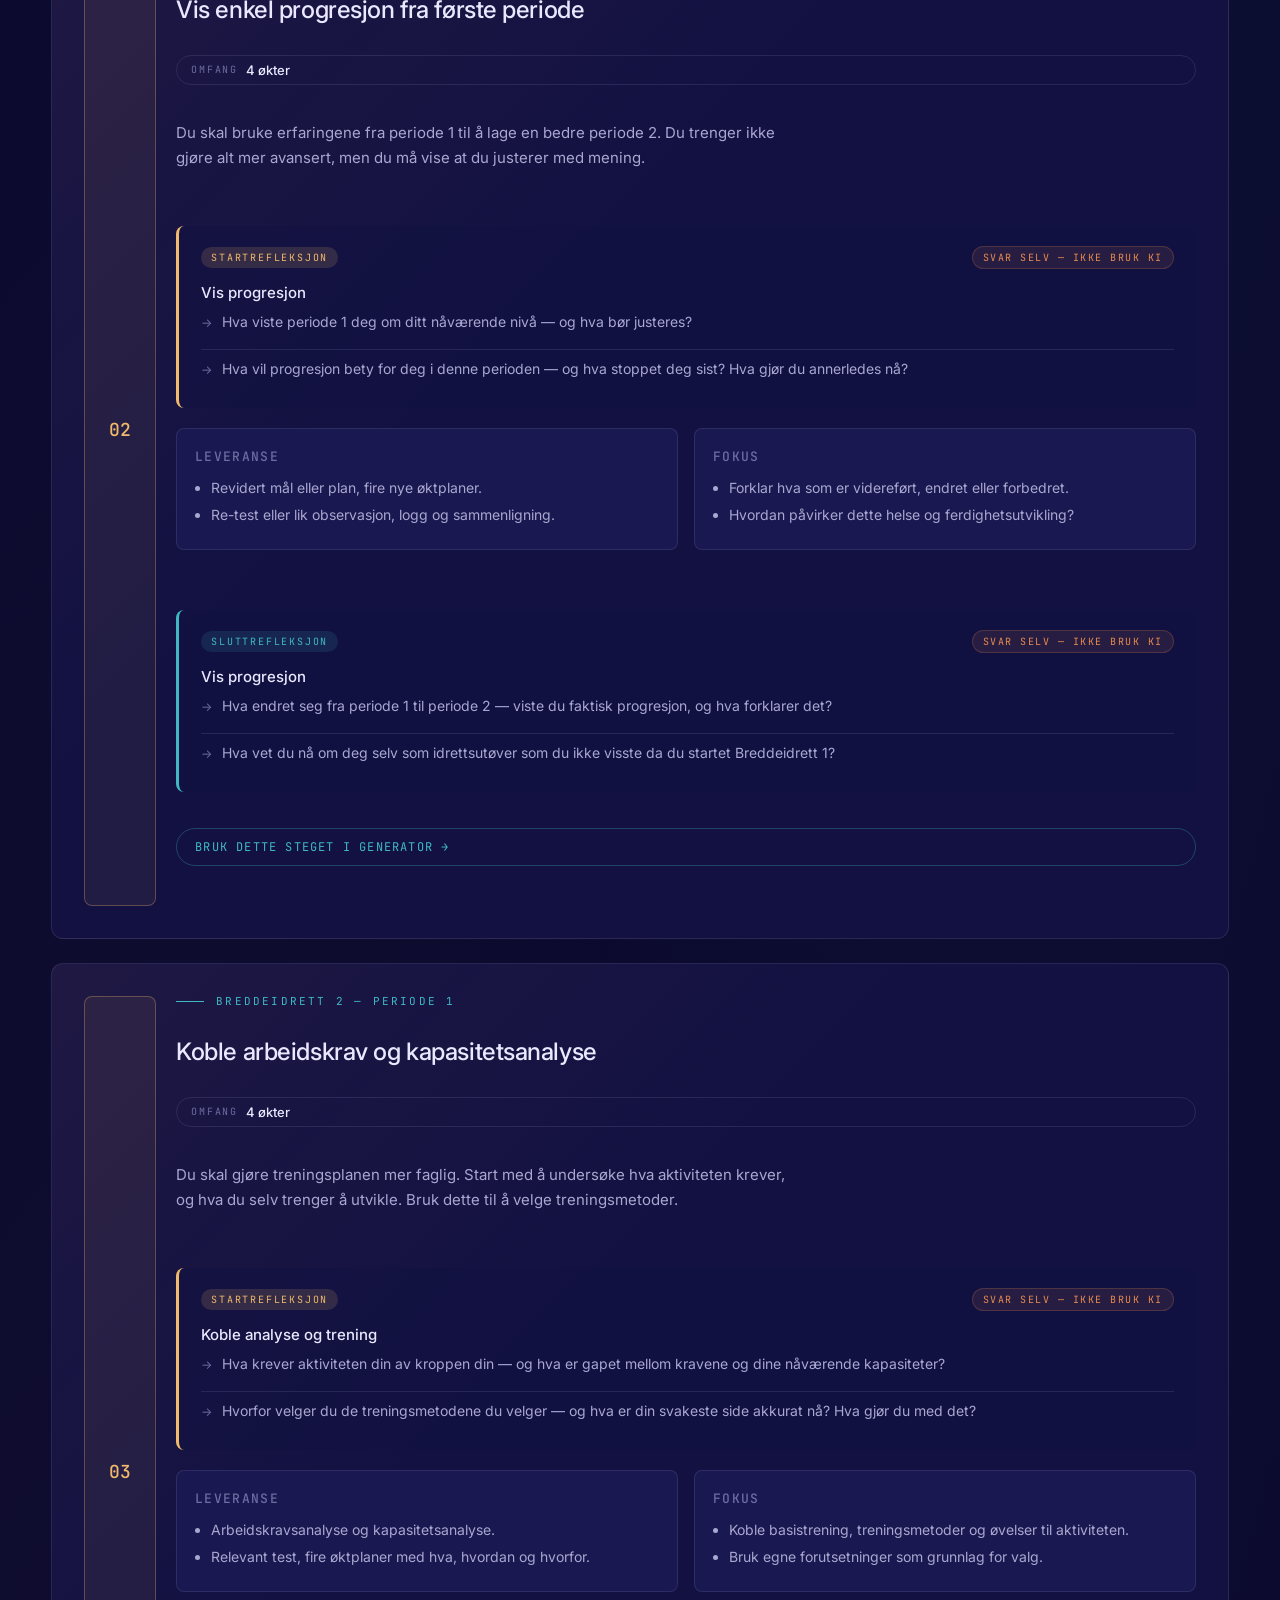
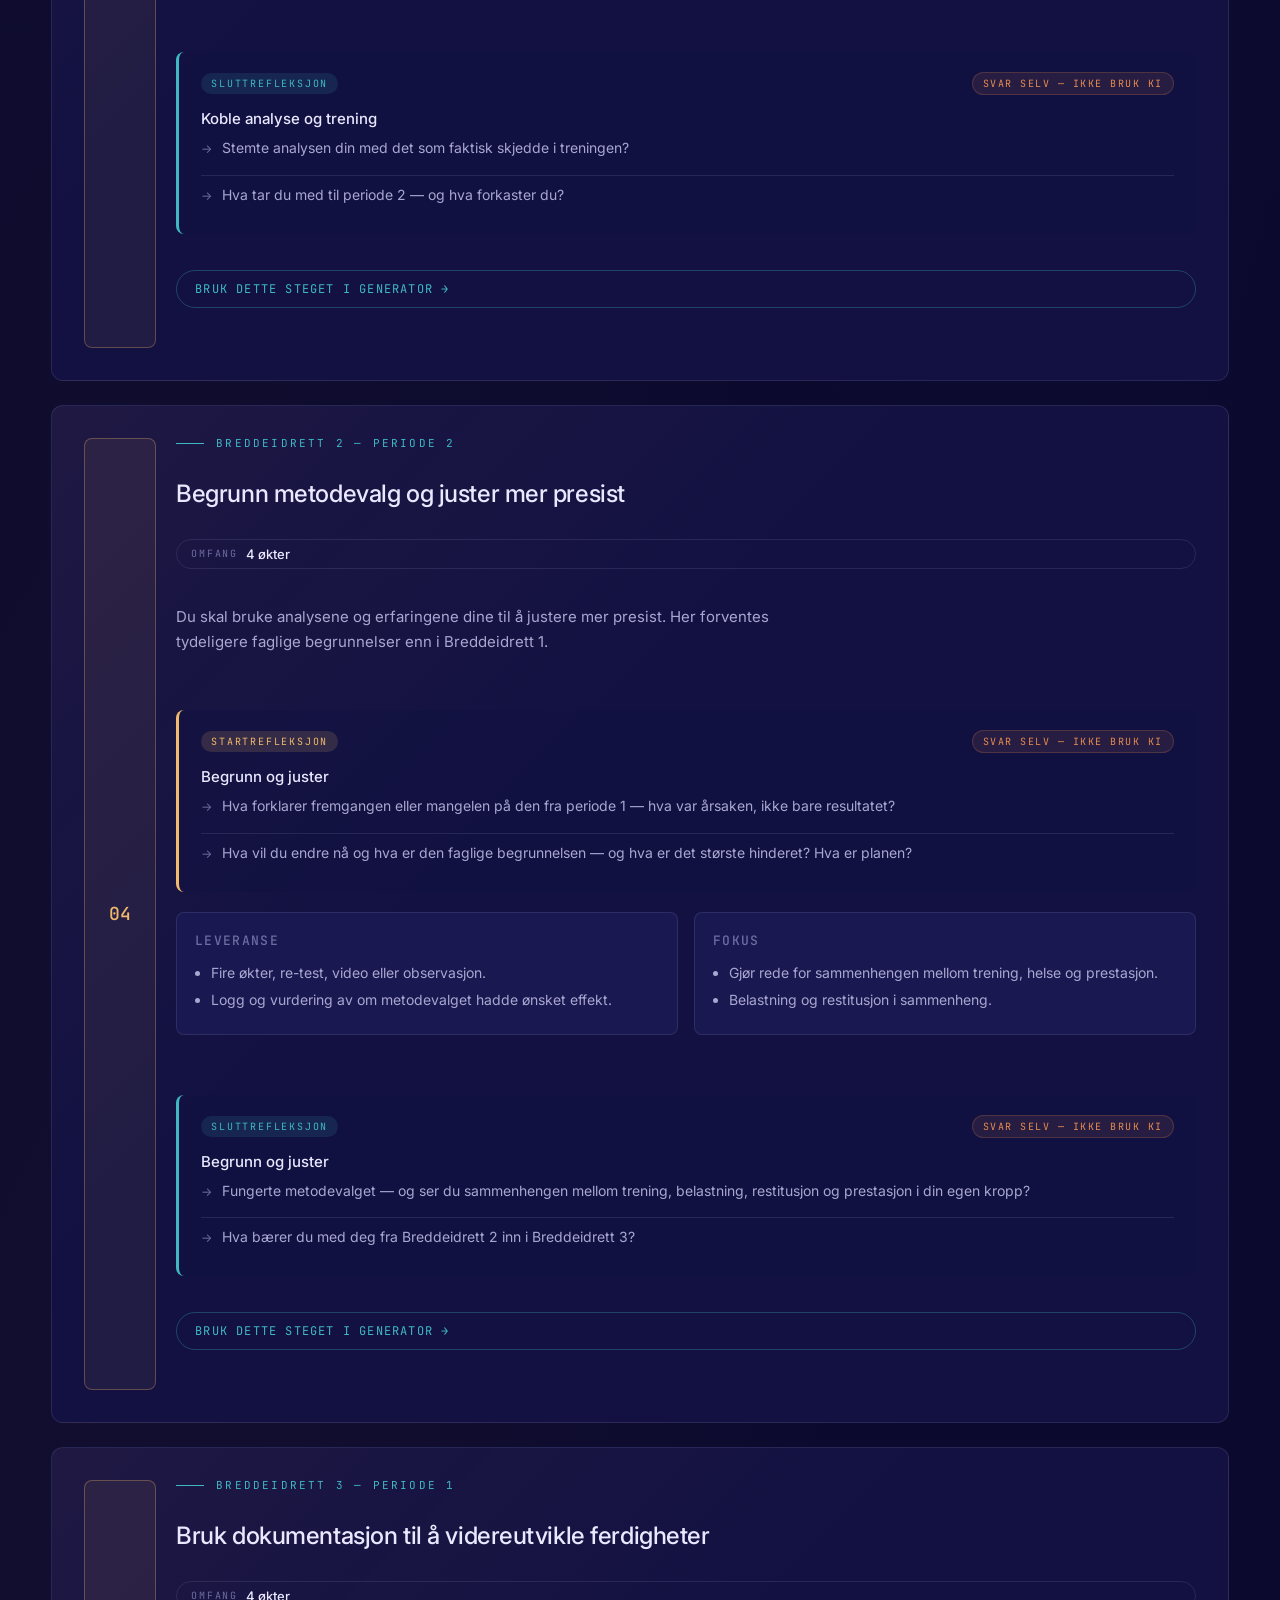
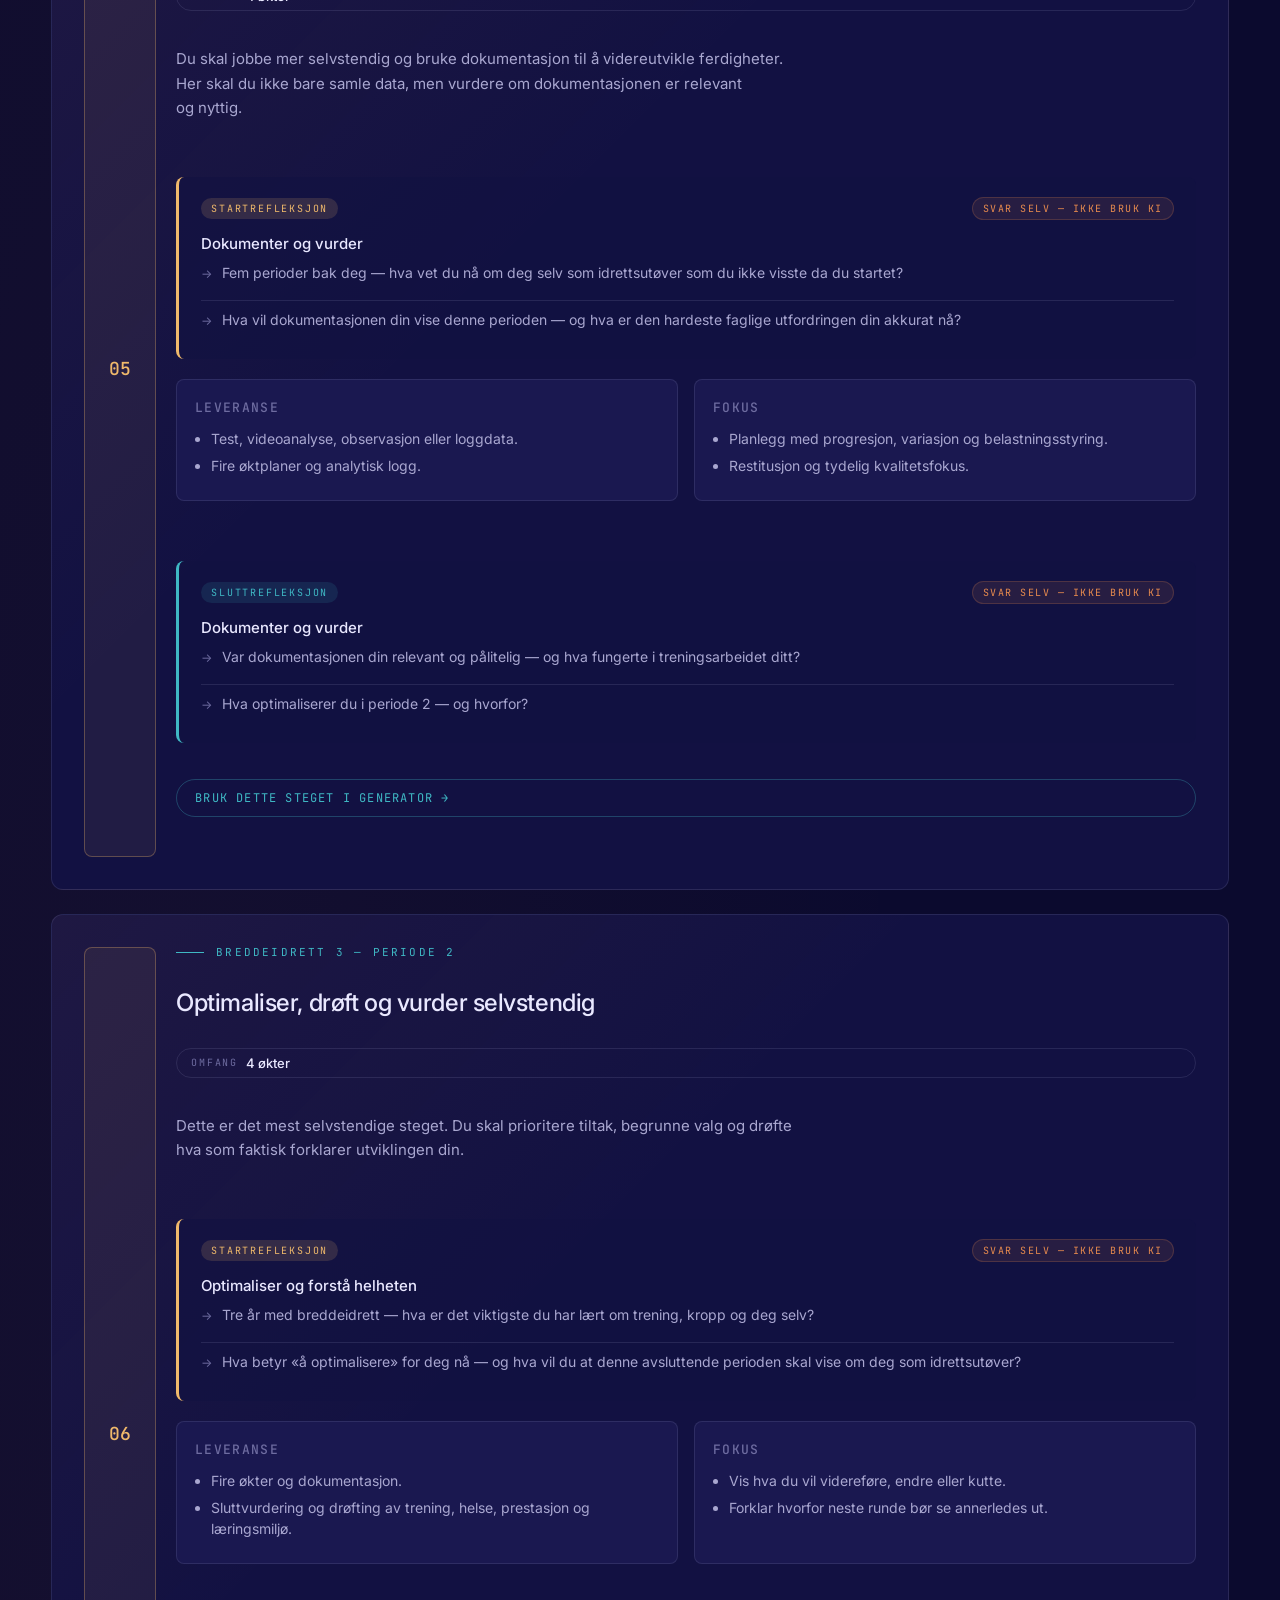
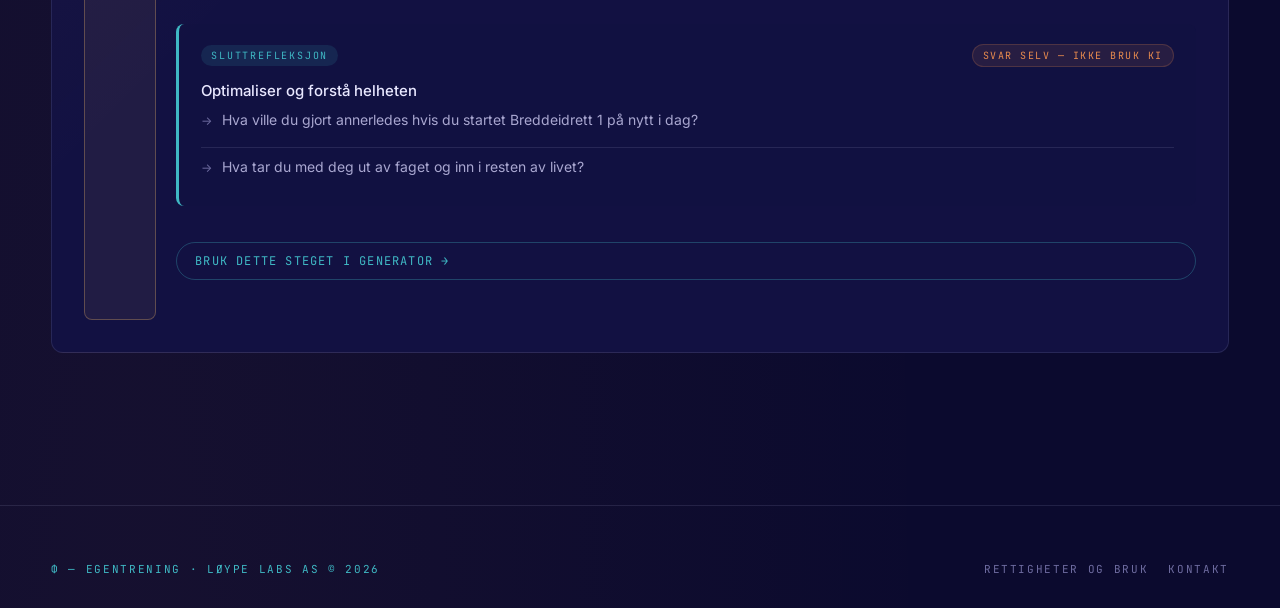
<file: breddeidrett.html>
<!DOCTYPE html>
<html lang="nb">
<head>
  <meta charset="UTF-8">
  <meta name="viewport" content="width=device-width, initial-scale=1.0">
  <title>Breddeidrett — Egentrening</title>
  <link rel="preconnect" href="https://fonts.googleapis.com">
  <link rel="preconnect" href="https://fonts.gstatic.com" crossorigin>
  <link href="https://fonts.googleapis.com/css2?family=JetBrains+Mono:wght@300;400;500&family=Inter:wght@300;400;500;600&display=swap" rel="stylesheet">
  <link rel="stylesheet" href="styles/main.css?v=2">
  <style>
    .trinn-btn { cursor: pointer; }
    .trinn-btn.is-active { border-color: var(--copper) !important; box-shadow: 0 0 0 1px var(--copper); }
    .trinn-actions { display: flex; align-items: center; gap: 16px; margin-top: 16px; flex-wrap: wrap; }
    .req-badge {
      display: inline-flex; align-items: center; gap: 8px;
      padding: 6px 14px; border: 1px solid var(--line); border-radius: 100px;
      margin-bottom: 16px;
    }
    .req-badge span { font: 400 10px var(--mono); letter-spacing: .18em; text-transform: uppercase; color: var(--ink-muted); }
    .req-badge strong { font: 500 13px var(--font); color: var(--ink); }
    /* "Vis alle"-knappen bruker cyan accent */
    button.trinn-btn.is-active { border-color: var(--cyan) !important; box-shadow: 0 0 0 1px var(--cyan); }
  </style>
</head>
<body>

  <nav class="nav">
    <div class="wrap nav-inner">
      <a class="brand" href="index.html">Egentrening</a>
      <ul class="nav-links">
        <li><a href="kroppsoving.html">Kroppsøving</a></li>
        <li><a href="breddeidrett.html">Breddeidrett</a></li>
        <li><a href="begreper.html">Begreper</a></li>
      </ul>
      <a class="nav-cta" href="generator.html?vei=breddeidrett">Generator →</a>
    </div>
  </nav>

  <section class="path-hero">
    <div class="path-hero-copy fade-up">
      <p class="eyebrow">Breddeidrett</p>
      <h1>Egentrening for idrettslig utvikling</h1>
      <p>Her jobber du med mål, arbeidskrav, kapasiteter, testing, øktplaner, logg og progresjon. Du skal utvikle ferdigheter, forstå sammenhengen mellom trening og helse, og bidra til et godt læringsmiljø.</p>
      <a class="btn btn-primary" href="#ar" style="margin-top:24px">Velg ditt år</a>
    </div>
    <div class="path-summary fade-up">
      <span class="label">Årsmodell</span>
      <strong>To perioder hvert år</strong>
      <p>Du jobber i samme rytme gjennom Breddeidrett 1, 2 og 3. Periode 2 bygger alltid videre på periode 1, og kravene øker for hvert år.</p>
    </div>
  </section>

  <section class="section" style="padding-top:clamp(40px,6vw,72px);padding-bottom:clamp(40px,6vw,72px)">
    <div class="wrap">
      <div class="section-header fade-up">
        <p class="eyebrow">Testing</p>
        <h2>Testing skal hjelpe deg å forstå trening, ikke bare rangere deg.</h2>
      </div>
      <div class="session-grid fade-up">
        <div class="session-item">
          <span class="si-num">Før perioden</span>
          <h3>Velg en relevant test</h3>
          <p>Testen må passe målet ditt. Utholdenhetsmål trenger en utholdenhetstest; tekniske mål kan trenge video eller observasjon.</p>
        </div>
        <div class="session-item">
          <span class="si-num">Underveis</span>
          <h3>Bruk loggen som data</h3>
          <p>Noter intensitet, kvalitet, dagsform, opplevd belastning, teknisk fokus og hva som påvirket gjennomføringen.</p>
        </div>
        <div class="session-item">
          <span class="si-num">Etterpå</span>
          <h3>Re-test eller vurder utvikling</h3>
          <p>Sammenlign med startpunktet. Forklar hvorfor resultatet ble som det ble — tall uten refleksjon gir lite læring.</p>
        </div>
      </div>
      <div class="theory-note fade-up" style="margin-top:20px">
        <strong>Husk:</strong>
        <p>Testing kan være tid, antall repetisjoner, puls, videoanalyse, observasjon, teknisk sjekkliste eller egenvurdering. Testen må passe målet ditt, og du må kunne forklare hva testen faktisk forteller.</p>
      </div>
    </div>
  </section>

  <hr class="divider">

  <section class="section" id="ar" style="padding-top:clamp(48px,7vw,80px);padding-bottom:0">
    <div class="wrap">
      <div class="section-header fade-up">
        <p class="eyebrow">Velg ditt år</p>
        <h2>Se de to periodene for året ditt.</h2>
        <p>Klikk på året ditt for å se begge periodene — krav, refleksjonsspørsmål og generatorlenke samlet på ett sted.</p>
      </div>
      <div class="path-grid selector-grid-3 fade-up">
        <a class="path-card path-bredde trinn-btn" data-select="b1" href="#b1p1">
          <span>Breddeidrett 1</span>
          <strong>Forstå og vis enkel progresjon</strong>
          <p>Periode 1 + Periode 2</p>
        </a>
        <a class="path-card path-bredde trinn-btn" data-select="b2" href="#b2p1">
          <span>Breddeidrett 2</span>
          <strong>Koble analyse og metodevalg</strong>
          <p>Periode 3 + Periode 4</p>
        </a>
        <a class="path-card path-bredde trinn-btn" data-select="b3" href="#b3p1">
          <span>Breddeidrett 3</span>
          <strong>Dokumenter, optimaliser og drøft</strong>
          <p>Periode 5 + Periode 6</p>
        </a>
      </div>
      <div class="trinn-actions fade-up">
        <button type="button" class="btn btn-ghost trinn-btn" data-select="all">Vis alle år</button>
      </div>
    </div>
  </section>

  <section class="section" id="seks-steg">
    <div class="wrap">
      <div class="step-cards">

        <!-- B1P1 -->
        <article class="step-card fade-up" id="b1p1" data-panel="b1">
          <div class="step-number">01</div>
          <p class="eyebrow">Breddeidrett 1 — periode 1</p>
          <h3>Forstå mål, øktplan, test og logg</h3>
          <div class="req-badge">
            <span>Omfang</span>
            <strong>4 økter</strong>
          </div>
          <p class="task-brief">Du skal vise at du forstår grunnstrukturen i treningsarbeid. Velg en aktivitet eller ferdighet, sett et mål, planlegg fire økter og bruk en enkel test eller observasjon for å finne utgangspunktet ditt.</p>
          <div class="reflection-block reflection-start">
            <header>
              <span class="reflection-badge">Startrefleksjon</span>
              <span class="no-ai-badge">Svar selv — ikke bruk KI</span>
            </header>
            <p class="reflection-theme">Forstå utgangspunktet</p>
            <ol class="reflection-questions">
              <li>Hva er utgangspunktet ditt — hva kan du, og hva vil du utvikle?</li>
              <li>Hva er målet ditt for perioden og hvorfor er det riktig for deg nå — og hva kan hindre deg? Hva gjør du da?</li>
            </ol>
          </div>
          <div class="task-columns">
            <div class="task-col-box">
              <strong>Leveranse</strong>
              <ul>
                <li>SMARTØF-mål, fire øktplaner, starttest eller observasjon.</li>
                <li>Logg etter hver økt og kort refleksjon.</li>
              </ul>
            </div>
            <div class="task-col-box">
              <strong>Læreplanblikk</strong>
              <ul>
                <li>Allsidig aktivitet, basistrening og helsefremmende trening.</li>
                <li>Samarbeid og inkludering.</li>
              </ul>
            </div>
          </div>
          <div class="reflection-block reflection-end">
            <header>
              <span class="reflection-badge">Sluttrefleksjon</span>
              <span class="no-ai-badge">Svar selv — ikke bruk KI</span>
            </header>
            <p class="reflection-theme">Forstå utgangspunktet</p>
            <ol class="reflection-questions">
              <li>Hva skjedde i øktene — hva fungerte, og hva lærte testen eller observasjonen deg?</li>
              <li>Hva tar du med deg inn i periode 2?</li>
            </ol>
          </div>
          <a class="task-gen-link" href="generator.html?vei=breddeidrett&oppgave=Breddeidrett+1+-+periode+1">Bruk dette steget i Generator →</a>
        </article>

        <!-- B1P2 -->
        <article class="step-card fade-up" id="b1p2" data-panel="b1">
          <div class="step-number">02</div>
          <p class="eyebrow">Breddeidrett 1 — periode 2</p>
          <h3>Vis enkel progresjon fra første periode</h3>
          <div class="req-badge">
            <span>Omfang</span>
            <strong>4 økter</strong>
          </div>
          <p class="task-brief">Du skal bruke erfaringene fra periode 1 til å lage en bedre periode 2. Du trenger ikke gjøre alt mer avansert, men du må vise at du justerer med mening.</p>
          <div class="reflection-block reflection-start">
            <header>
              <span class="reflection-badge">Startrefleksjon</span>
              <span class="no-ai-badge">Svar selv — ikke bruk KI</span>
            </header>
            <p class="reflection-theme">Vis progresjon</p>
            <ol class="reflection-questions">
              <li>Hva viste periode 1 deg om ditt nåværende nivå — og hva bør justeres?</li>
              <li>Hva vil progresjon bety for deg i denne perioden — og hva stoppet deg sist? Hva gjør du annerledes nå?</li>
            </ol>
          </div>
          <div class="task-columns">
            <div class="task-col-box">
              <strong>Leveranse</strong>
              <ul>
                <li>Revidert mål eller plan, fire nye øktplaner.</li>
                <li>Re-test eller lik observasjon, logg og sammenligning.</li>
              </ul>
            </div>
            <div class="task-col-box">
              <strong>Fokus</strong>
              <ul>
                <li>Forklar hva som er videreført, endret eller forbedret.</li>
                <li>Hvordan påvirker dette helse og ferdighetsutvikling?</li>
              </ul>
            </div>
          </div>
          <div class="reflection-block reflection-end">
            <header>
              <span class="reflection-badge">Sluttrefleksjon</span>
              <span class="no-ai-badge">Svar selv — ikke bruk KI</span>
            </header>
            <p class="reflection-theme">Vis progresjon</p>
            <ol class="reflection-questions">
              <li>Hva endret seg fra periode 1 til periode 2 — viste du faktisk progresjon, og hva forklarer det?</li>
              <li>Hva vet du nå om deg selv som idrettsutøver som du ikke visste da du startet Breddeidrett 1?</li>
            </ol>
          </div>
          <a class="task-gen-link" href="generator.html?vei=breddeidrett&oppgave=Breddeidrett+1+-+periode+2">Bruk dette steget i Generator →</a>
        </article>

        <!-- B2P1 -->
        <article class="step-card fade-up" id="b2p1" data-panel="b2">
          <div class="step-number">03</div>
          <p class="eyebrow">Breddeidrett 2 — periode 1</p>
          <h3>Koble arbeidskrav og kapasitetsanalyse</h3>
          <div class="req-badge">
            <span>Omfang</span>
            <strong>4 økter</strong>
          </div>
          <p class="task-brief">Du skal gjøre treningsplanen mer faglig. Start med å undersøke hva aktiviteten krever, og hva du selv trenger å utvikle. Bruk dette til å velge treningsmetoder.</p>
          <div class="reflection-block reflection-start">
            <header>
              <span class="reflection-badge">Startrefleksjon</span>
              <span class="no-ai-badge">Svar selv — ikke bruk KI</span>
            </header>
            <p class="reflection-theme">Koble analyse og trening</p>
            <ol class="reflection-questions">
              <li>Hva krever aktiviteten din av kroppen din — og hva er gapet mellom kravene og dine nåværende kapasiteter?</li>
              <li>Hvorfor velger du de treningsmetodene du velger — og hva er din svakeste side akkurat nå? Hva gjør du med det?</li>
            </ol>
          </div>
          <div class="task-columns">
            <div class="task-col-box">
              <strong>Leveranse</strong>
              <ul>
                <li>Arbeidskravsanalyse og kapasitetsanalyse.</li>
                <li>Relevant test, fire øktplaner med hva, hvordan og hvorfor.</li>
              </ul>
            </div>
            <div class="task-col-box">
              <strong>Fokus</strong>
              <ul>
                <li>Koble basistrening, treningsmetoder og øvelser til aktiviteten.</li>
                <li>Bruk egne forutsetninger som grunnlag for valg.</li>
              </ul>
            </div>
          </div>
          <div class="reflection-block reflection-end">
            <header>
              <span class="reflection-badge">Sluttrefleksjon</span>
              <span class="no-ai-badge">Svar selv — ikke bruk KI</span>
            </header>
            <p class="reflection-theme">Koble analyse og trening</p>
            <ol class="reflection-questions">
              <li>Stemte analysen din med det som faktisk skjedde i treningen?</li>
              <li>Hva tar du med til periode 2 — og hva forkaster du?</li>
            </ol>
          </div>
          <a class="task-gen-link" href="generator.html?vei=breddeidrett&oppgave=Breddeidrett+2+-+periode+1">Bruk dette steget i Generator →</a>
        </article>

        <!-- B2P2 -->
        <article class="step-card fade-up" id="b2p2" data-panel="b2">
          <div class="step-number">04</div>
          <p class="eyebrow">Breddeidrett 2 — periode 2</p>
          <h3>Begrunn metodevalg og juster mer presist</h3>
          <div class="req-badge">
            <span>Omfang</span>
            <strong>4 økter</strong>
          </div>
          <p class="task-brief">Du skal bruke analysene og erfaringene dine til å justere mer presist. Her forventes tydeligere faglige begrunnelser enn i Breddeidrett 1.</p>
          <div class="reflection-block reflection-start">
            <header>
              <span class="reflection-badge">Startrefleksjon</span>
              <span class="no-ai-badge">Svar selv — ikke bruk KI</span>
            </header>
            <p class="reflection-theme">Begrunn og juster</p>
            <ol class="reflection-questions">
              <li>Hva forklarer fremgangen eller mangelen på den fra periode 1 — hva var årsaken, ikke bare resultatet?</li>
              <li>Hva vil du endre nå og hva er den faglige begrunnelsen — og hva er det største hinderet? Hva er planen?</li>
            </ol>
          </div>
          <div class="task-columns">
            <div class="task-col-box">
              <strong>Leveranse</strong>
              <ul>
                <li>Fire økter, re-test, video eller observasjon.</li>
                <li>Logg og vurdering av om metodevalget hadde ønsket effekt.</li>
              </ul>
            </div>
            <div class="task-col-box">
              <strong>Fokus</strong>
              <ul>
                <li>Gjør rede for sammenhengen mellom trening, helse og prestasjon.</li>
                <li>Belastning og restitusjon i sammenheng.</li>
              </ul>
            </div>
          </div>
          <div class="reflection-block reflection-end">
            <header>
              <span class="reflection-badge">Sluttrefleksjon</span>
              <span class="no-ai-badge">Svar selv — ikke bruk KI</span>
            </header>
            <p class="reflection-theme">Begrunn og juster</p>
            <ol class="reflection-questions">
              <li>Fungerte metodevalget — og ser du sammenhengen mellom trening, belastning, restitusjon og prestasjon i din egen kropp?</li>
              <li>Hva bærer du med deg fra Breddeidrett 2 inn i Breddeidrett 3?</li>
            </ol>
          </div>
          <a class="task-gen-link" href="generator.html?vei=breddeidrett&oppgave=Breddeidrett+2+-+periode+2">Bruk dette steget i Generator →</a>
        </article>

        <!-- B3P1 -->
        <article class="step-card fade-up" id="b3p1" data-panel="b3">
          <div class="step-number">05</div>
          <p class="eyebrow">Breddeidrett 3 — periode 1</p>
          <h3>Bruk dokumentasjon til å videreutvikle ferdigheter</h3>
          <div class="req-badge">
            <span>Omfang</span>
            <strong>4 økter</strong>
          </div>
          <p class="task-brief">Du skal jobbe mer selvstendig og bruke dokumentasjon til å videreutvikle ferdigheter. Her skal du ikke bare samle data, men vurdere om dokumentasjonen er relevant og nyttig.</p>
          <div class="reflection-block reflection-start">
            <header>
              <span class="reflection-badge">Startrefleksjon</span>
              <span class="no-ai-badge">Svar selv — ikke bruk KI</span>
            </header>
            <p class="reflection-theme">Dokumenter og vurder</p>
            <ol class="reflection-questions">
              <li>Fem perioder bak deg — hva vet du nå om deg selv som idrettsutøver som du ikke visste da du startet?</li>
              <li>Hva vil dokumentasjonen din vise denne perioden — og hva er den hardeste faglige utfordringen din akkurat nå?</li>
            </ol>
          </div>
          <div class="task-columns">
            <div class="task-col-box">
              <strong>Leveranse</strong>
              <ul>
                <li>Test, videoanalyse, observasjon eller loggdata.</li>
                <li>Fire øktplaner og analytisk logg.</li>
              </ul>
            </div>
            <div class="task-col-box">
              <strong>Fokus</strong>
              <ul>
                <li>Planlegg med progresjon, variasjon og belastningsstyring.</li>
                <li>Restitusjon og tydelig kvalitetsfokus.</li>
              </ul>
            </div>
          </div>
          <div class="reflection-block reflection-end">
            <header>
              <span class="reflection-badge">Sluttrefleksjon</span>
              <span class="no-ai-badge">Svar selv — ikke bruk KI</span>
            </header>
            <p class="reflection-theme">Dokumenter og vurder</p>
            <ol class="reflection-questions">
              <li>Var dokumentasjonen din relevant og pålitelig — og hva fungerte i treningsarbeidet ditt?</li>
              <li>Hva optimaliserer du i periode 2 — og hvorfor?</li>
            </ol>
          </div>
          <a class="task-gen-link" href="generator.html?vei=breddeidrett&oppgave=Breddeidrett+3+-+periode+1">Bruk dette steget i Generator →</a>
        </article>

        <!-- B3P2 -->
        <article class="step-card fade-up" id="b3p2" data-panel="b3">
          <div class="step-number">06</div>
          <p class="eyebrow">Breddeidrett 3 — periode 2</p>
          <h3>Optimaliser, drøft og vurder selvstendig</h3>
          <div class="req-badge">
            <span>Omfang</span>
            <strong>4 økter</strong>
          </div>
          <p class="task-brief">Dette er det mest selvstendige steget. Du skal prioritere tiltak, begrunne valg og drøfte hva som faktisk forklarer utviklingen din.</p>
          <div class="reflection-block reflection-start">
            <header>
              <span class="reflection-badge">Startrefleksjon</span>
              <span class="no-ai-badge">Svar selv — ikke bruk KI</span>
            </header>
            <p class="reflection-theme">Optimaliser og forstå helheten</p>
            <ol class="reflection-questions">
              <li>Tre år med breddeidrett — hva er det viktigste du har lært om trening, kropp og deg selv?</li>
              <li>Hva betyr «å optimalisere» for deg nå — og hva vil du at denne avsluttende perioden skal vise om deg som idrettsutøver?</li>
            </ol>
          </div>
          <div class="task-columns">
            <div class="task-col-box">
              <strong>Leveranse</strong>
              <ul>
                <li>Fire økter og dokumentasjon.</li>
                <li>Sluttvurdering og drøfting av trening, helse, prestasjon og læringsmiljø.</li>
              </ul>
            </div>
            <div class="task-col-box">
              <strong>Fokus</strong>
              <ul>
                <li>Vis hva du vil videreføre, endre eller kutte.</li>
                <li>Forklar hvorfor neste runde bør se annerledes ut.</li>
              </ul>
            </div>
          </div>
          <div class="reflection-block reflection-end">
            <header>
              <span class="reflection-badge">Sluttrefleksjon</span>
              <span class="no-ai-badge">Svar selv — ikke bruk KI</span>
            </header>
            <p class="reflection-theme">Optimaliser og forstå helheten</p>
            <ol class="reflection-questions">
              <li>Hva ville du gjort annerledes hvis du startet Breddeidrett 1 på nytt i dag?</li>
              <li>Hva tar du med deg ut av faget og inn i resten av livet?</li>
            </ol>
          </div>
          <a class="task-gen-link" href="generator.html?vei=breddeidrett&oppgave=Breddeidrett+3+-+periode+2">Bruk dette steget i Generator →</a>
        </article>

      </div>
    </div>
  </section>

  <footer class="footer">
    <div class="wrap footer-inner">
      <span class="footer-phi">φ — Egentrening · Løype Labs AS © 2026</span>
      <nav class="footer-links">
        <a href="juridisk.html">Rettigheter og bruk</a>
        <a href="juridisk.html#kontakt">Kontakt</a>
      </nav>
    </div>
  </footer>

  <script>
    // Fade-up on scroll
    const fadeObs = new IntersectionObserver(entries => {
      entries.forEach(e => { if (e.isIntersecting) { e.target.classList.add('in'); fadeObs.unobserve(e.target); } });
    }, { threshold: 0.08 });
    document.querySelectorAll('.fade-up').forEach(el => fadeObs.observe(el));

    // År selector — each card shows/hides 2 step-cards (same data-panel)
    const selBtns = document.querySelectorAll('.trinn-btn');
    const panels  = document.querySelectorAll('[data-panel]');
    const allBtn  = document.querySelector('[data-select="all"]');

    // Start: all visible, "Vis alle" marked active
    if (allBtn) allBtn.classList.add('is-active');

    selBtns.forEach(btn => {
      btn.addEventListener('click', e => {
        const target = btn.dataset.select;
        if (!target) return;
        e.preventDefault();

        selBtns.forEach(b => b.classList.remove('is-active'));
        btn.classList.add('is-active');

        if (target === 'all') {
          panels.forEach(p => { p.hidden = false; });
          return;
        }

        panels.forEach(p => { p.hidden = p.dataset.panel !== target; });

        setTimeout(() => {
          const first = document.querySelector(`[data-panel="${target}"]`);
          if (first) first.scrollIntoView({ behavior: 'smooth', block: 'start' });
        }, 50);
      });
    });
  </script>

  <nav class="bottom-nav" aria-label="Hurtignavigasjon">
    <a href="index.html">
      <svg viewBox="0 0 24 24" stroke-width="1.5" stroke-linecap="round" stroke-linejoin="round"><path d="M3 12L12 3l9 9M5 10v9a1 1 0 001 1h4v-5h4v5h4a1 1 0 001-1v-9"/></svg>
      Hjem
    </a>
    <a href="kroppsoving.html">
      <svg viewBox="0 0 24 24" stroke-width="1.5" stroke-linecap="round" stroke-linejoin="round"><circle cx="12" cy="5" r="1.5"/><path d="M12 7v5l-2 4m2-4 2 4m-5-5.5H7m10 0h-2"/></svg>
      Kroppsøving
    </a>
    <a href="breddeidrett.html" class="is-current">
      <svg viewBox="0 0 24 24" stroke-width="1.5" stroke-linecap="round" stroke-linejoin="round"><path d="M6 9H4.5a2.5 2.5 0 010-5H6m12 0h1.5a2.5 2.5 0 010 5H18M6 4h12v7a6 6 0 01-12 0V4zm6 13v3m-3 0h6"/></svg>
      Breddeidrett
    </a>
    <a href="generator.html">
      <svg viewBox="0 0 24 24" stroke-width="1.5" stroke-linecap="round" stroke-linejoin="round"><path d="M9.813 15.904L9 18.75l-.813-2.846a4.5 4.5 0 00-3.09-3.09L2.25 12l2.846-.813a4.5 4.5 0 003.09-3.09L9 5.25l.813 2.846a4.5 4.5 0 003.09 3.09L15.75 12l-2.846.813a4.5 4.5 0 00-3.09 3.09zM18.259 8.715L18 9.75l-.259-1.035a3.375 3.375 0 00-2.455-2.456L14.25 6l1.036-.259a3.375 3.375 0 002.455-2.456L18 2.25l.259 1.035a3.375 3.375 0 002.456 2.456L21.75 6l-1.035.259a3.375 3.375 0 00-2.456 2.456z"/></svg>
      Generator
    </a>
  </nav>

</body>
</html>
</file>
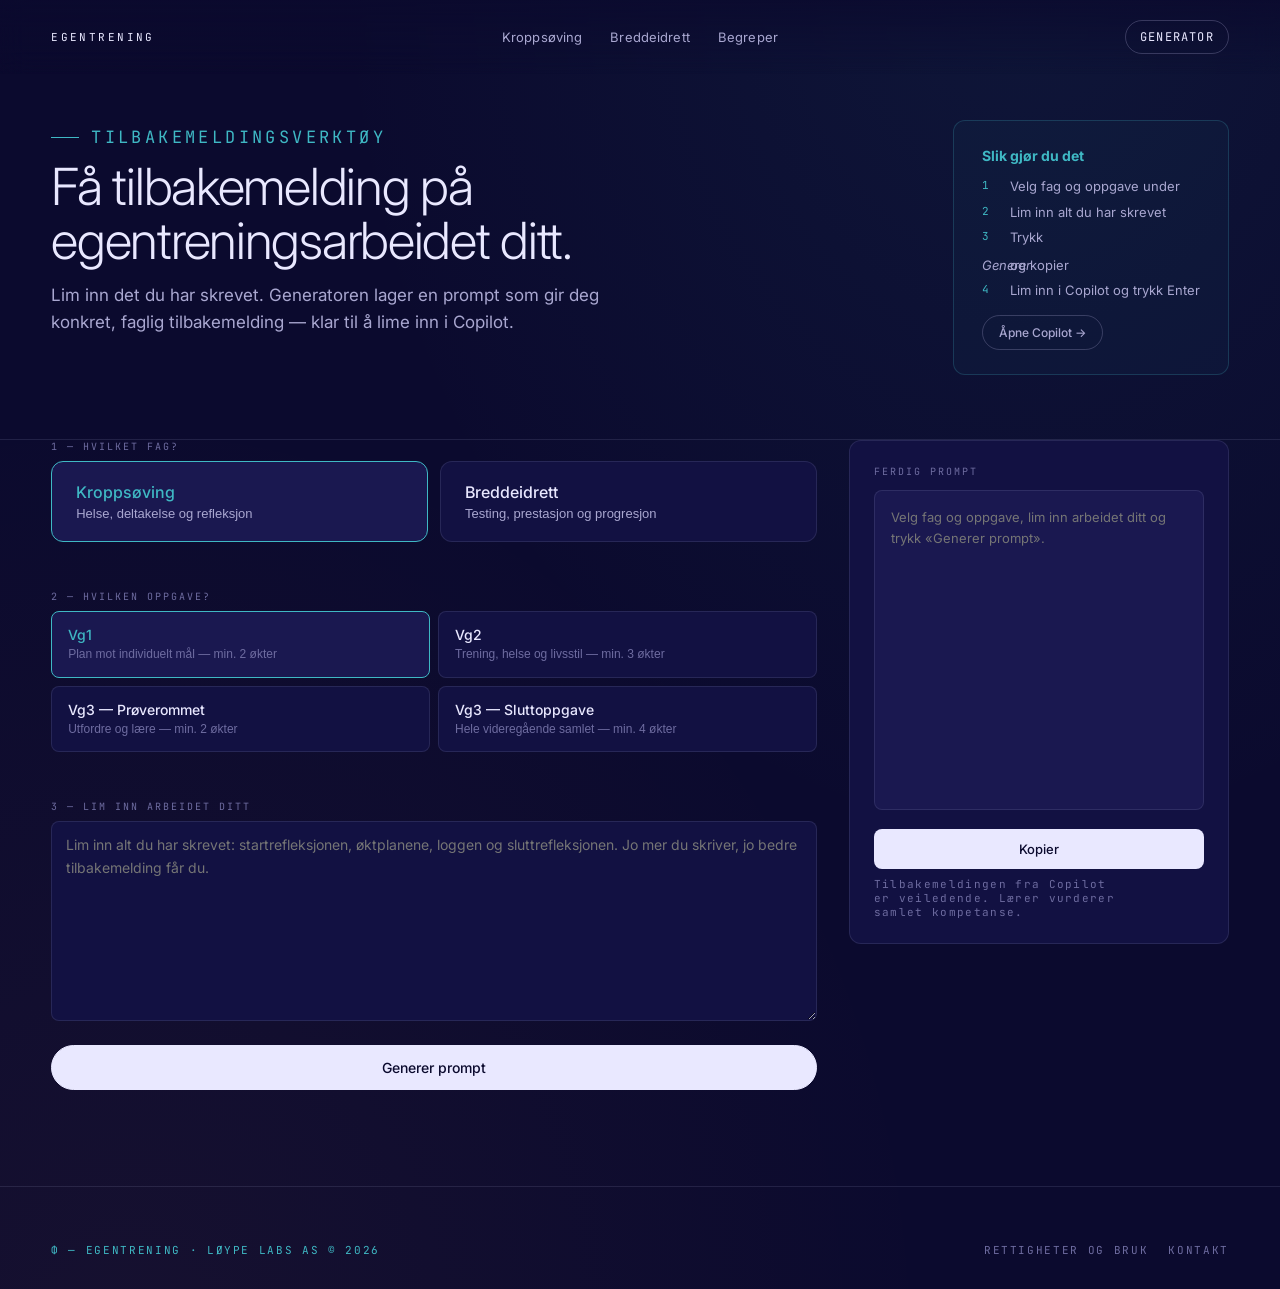
<file: generator.html>
<!DOCTYPE html>
<html lang="nb">
<head>
  <meta charset="UTF-8">
  <meta name="viewport" content="width=device-width, initial-scale=1.0">
  <title>Promptgenerator — Egentrening</title>
  <link rel="preconnect" href="https://fonts.googleapis.com">
  <link rel="preconnect" href="https://fonts.gstatic.com" crossorigin>
  <link href="https://fonts.googleapis.com/css2?family=JetBrains+Mono:wght@300;400;500&family=Inter:wght@300;400;500;600&display=swap" rel="stylesheet">
  <link rel="stylesheet" href="styles/main.css?v=2">
  <style>
    /* Vei-knapper */
    .vei-grid {
      display: grid; grid-template-columns: 1fr 1fr; gap: 12px; margin-bottom: 24px;
    }
    .vei-btn {
      padding: 20px 24px; background: var(--bg-soft);
      border: 1px solid var(--line); border-radius: var(--r-lg);
      cursor: pointer; text-align: left; transition: all .2s var(--ease);
    }
    .vei-btn:hover { border-color: var(--line-strong); }
    .vei-btn[aria-pressed="true"] { border-color: var(--cyan); background: var(--bg-elev); }
    .vei-btn[aria-pressed="true"] .vei-label { color: var(--cyan); }
    .vei-label {
      display: block; font: 500 16px var(--font); color: var(--ink); margin-bottom: 4px;
    }
    .vei-sub { font-size: 13px; color: var(--ink-soft); }

    /* Oppgaveknapper */
    .task-grid {
      display: grid; grid-template-columns: 1fr 1fr; gap: 8px; margin-bottom: 24px;
    }
    .task-btn {
      padding: 14px 16px; background: var(--bg-soft);
      border: 1px solid var(--line); border-radius: var(--r-md);
      cursor: pointer; text-align: left; transition: all .2s var(--ease);
    }
    .task-btn:hover { border-color: var(--line-strong); }
    .task-btn[aria-pressed="true"] { border-color: var(--cyan); background: var(--bg-elev); }
    .task-btn[aria-pressed="true"] .task-btn-label { color: var(--cyan); }
    .task-btn-label {
      display: block; font: 500 14px var(--font); color: var(--ink); margin-bottom: 3px;
    }
    .task-btn-sub { font-size: 12px; color: var(--ink-muted); line-height: 1.4; }

    /* Output textarea */
    #prompt-output {
      width: 100%; min-height: 320px; max-height: 560px;
      overflow-y: auto; padding: 16px; resize: none;
      background: var(--bg-elev); border: 1px solid var(--line);
      border-radius: var(--r-md); font: 400 13px/1.65 var(--font);
      color: var(--ink-soft); white-space: pre-wrap; margin-bottom: 12px;
    }
    #prompt-output:focus { outline: none; border-color: var(--cyan); }

    .output-note {
      font: 400 11px var(--mono); letter-spacing: .12em;
      color: var(--ink-muted); margin: 8px 0 0; max-width: none;
    }

    @media(max-width:600px) {
      .vei-grid { grid-template-columns: 1fr; }
      .task-grid { grid-template-columns: 1fr; }
    }
  </style>
</head>
<body>

  <nav class="nav">
    <div class="wrap nav-inner">
      <a class="brand" href="index.html">Egentrening</a>
      <ul class="nav-links">
        <li><a href="kroppsoving.html">Kroppsøving</a></li>
        <li><a href="breddeidrett.html">Breddeidrett</a></li>
        <li><a href="begreper.html">Begreper</a></li>
      </ul>
      <a class="nav-cta" href="#generator">Generator</a>
    </div>
  </nav>

  <div class="gen-page">

    <div class="gen-hero wrap fade-up">
      <div class="gen-hero-copy">
        <p class="eyebrow">Tilbakemeldingsverktøy</p>
        <h1>Få tilbakemelding på egentreningsarbeidet ditt.</h1>
        <p>Lim inn det du har skrevet. Generatoren lager en prompt som gir deg konkret, faglig tilbakemelding — klar til å lime inn i Copilot.</p>
      </div>
      <div class="copilot-guide">
        <strong>Slik gjør du det</strong>
        <ol class="copilot-how-steps">
          <li><span>1</span> Velg fag og oppgave under</li>
          <li><span>2</span> Lim inn alt du har skrevet</li>
          <li><span>3</span> Trykk <em>Generer</em> og kopier</li>
          <li><span>4</span> Lim inn i Copilot og trykk Enter</li>
        </ol>
        <a class="btn btn-ghost" href="https://copilot.microsoft.com" target="_blank" rel="noopener noreferrer" style="margin-top:14px;padding:9px 16px;font-size:12px">Åpne Copilot →</a>
      </div>
    </div>

    <hr class="divider">

    <div class="gen-form-wrap" id="generator">

      <form class="gen-form fade-up" id="gen-form">

        <!-- 1. Velg fag -->
        <div class="form-group">
          <span class="form-label">1 — Hvilket fag?</span>
          <div class="vei-grid">
            <button type="button" class="vei-btn" data-vei="kroppsoving" aria-pressed="true">
              <span class="vei-label">Kroppsøving</span>
              <span class="vei-sub">Helse, deltakelse og refleksjon</span>
            </button>
            <button type="button" class="vei-btn" data-vei="breddeidrett" aria-pressed="false">
              <span class="vei-label">Breddeidrett</span>
              <span class="vei-sub">Testing, prestasjon og progresjon</span>
            </button>
          </div>
        </div>

        <!-- 2. Velg oppgave (byttes ut av JS) -->
        <div class="form-group">
          <span class="form-label">2 — Hvilken oppgave?</span>
          <div class="task-grid" id="task-grid"></div>
        </div>

        <!-- 3. Lim inn arbeidet -->
        <div class="form-group">
          <label class="form-label" for="student-work">3 — Lim inn arbeidet ditt</label>
          <textarea
            id="student-work"
            class="gen-textarea tall"
            placeholder="Lim inn alt du har skrevet: startrefleksjonen, øktplanene, loggen og sluttrefleksjonen. Jo mer du skriver, jo bedre tilbakemelding får du."></textarea>
        </div>

        <button class="btn btn-primary" type="button" id="generate-btn" style="width:100%;justify-content:center">
          Generer prompt
        </button>

      </form>

      <!-- Output -->
      <aside class="gen-output-panel fade-up">
        <div class="gen-output-card">
          <span class="form-label" style="display:block;margin-bottom:12px">Ferdig prompt</span>
          <textarea id="prompt-output" readonly placeholder="Velg fag og oppgave, lim inn arbeidet ditt og trykk «Generer prompt»."></textarea>
          <button class="gen-copy-btn" type="button" id="copy-btn">Kopier</button>
          <p class="output-note">Tilbakemeldingen fra Copilot er veiledende. Lærer vurderer samlet kompetanse.</p>
        </div>
      </aside>

    </div>
  </div>

  <footer class="footer">
    <div class="wrap footer-inner">
      <span class="footer-phi">φ — Egentrening · Løype Labs AS © 2026</span>
      <nav class="footer-links">
        <a href="juridisk.html">Rettigheter og bruk</a>
        <a href="juridisk.html#kontakt">Kontakt</a>
      </nav>
    </div>
  </footer>

  <script>
    // ─── Fade-up ───────────────────────────────────────────────────────────
    const obs = new IntersectionObserver(entries => {
      entries.forEach(e => { if (e.isIntersecting) { e.target.classList.add('in'); obs.unobserve(e.target); } });
    }, { threshold: 0.08 });
    document.querySelectorAll('.fade-up').forEach(el => obs.observe(el));

    // ─── Data ──────────────────────────────────────────────────────────────
    const tasks = {
      kroppsoving: [
        { value: 'Kroppsøving Vg1',               label: 'Vg1',              sub: 'Plan mot individuelt mål — min. 2 økter' },
        { value: 'Kroppsøving Vg2',               label: 'Vg2',              sub: 'Trening, helse og livsstil — min. 3 økter' },
        { value: 'Kroppsøving Vg3 - prøverommet', label: 'Vg3 — Prøverommet', sub: 'Utfordre og lære — min. 2 økter' },
        { value: 'Kroppsøving Vg3 - sluttoppgave',label: 'Vg3 — Sluttoppgave', sub: 'Hele videregående samlet — min. 4 økter' },
      ],
      breddeidrett: [
        { value: 'Breddeidrett 1 - periode 1', label: 'Breddeidrett 1 — periode 1', sub: 'Mål, test og logg — 4 økter' },
        { value: 'Breddeidrett 1 - periode 2', label: 'Breddeidrett 1 — periode 2', sub: 'Vis progresjon fra periode 1 — 4 økter' },
        { value: 'Breddeidrett 2 - periode 1', label: 'Breddeidrett 2 — periode 1', sub: 'Koble analyse og treningsmetode — 4 økter' },
        { value: 'Breddeidrett 2 - periode 2', label: 'Breddeidrett 2 — periode 2', sub: 'Begrunn og juster presist — 4 økter' },
        { value: 'Breddeidrett 3 - periode 1', label: 'Breddeidrett 3 — periode 1', sub: 'Dokumenter og vurder selvstendig — 4 økter' },
        { value: 'Breddeidrett 3 - periode 2', label: 'Breddeidrett 3 — periode 2', sub: 'Optimaliser og drøft — 4 økter' },
      ],
    };

    const taskFrames = {
      'Kroppsøving Vg1': {
        subject: 'Kroppsøving Vg1',
        frame: 'Kroppsøving Vg1 vurderes med vekt på trygg deltakelse, øving mot individuelle mål, innsats, samarbeid og enkel refleksjon over egen utvikling.',
        next: 'Neste steg er å gjøre målet, øktplanen og loggen tydeligere, og vise hva eleven lærer av egen innsats.',
        focus: [
          'Vurder om eleven har planlagt minst 2 økter og skrevet øktplan før start.',
          'Vurder om loggen er personlig, konkret og kan brukes til å justere videre trening.',
          'Vurder om eleven viser innsats og reflekterer over hva de faktisk lærte.',
        ],
      },
      'Kroppsøving Vg2': {
        subject: 'Kroppsøving Vg2',
        frame: 'Kroppsøving Vg2 vurderes med vekt på helse, fysisk kapasitet, fellesskap, medvirkning og refleksjon over hvordan aktivitet påvirker kropp og psykisk helse. Eleven skal ikke skrive kapasitetsanalyse.',
        next: 'Neste steg er å forklare tydeligere hvordan aktivitetene påvirker helse, kapasitet og livsstil.',
        focus: [
          'Vurder om eleven har planlagt minst 3 økter.',
          'Vurder om eleven bruker begreper som intensitet, belastning, progresjon og restitusjon på en forståelig måte.',
          'Vurder om refleksjonen kobler trening til psykisk og fysisk helse.',
        ],
      },
      'Kroppsøving Vg3 - prøverommet': {
        subject: 'Kroppsøving Vg3',
        frame: 'Dette er utprøvingsoppgaven i Vg3. Eleven skal utfordre seg selv, teste noe nytt og lære av erfaringene. Det er lov å feile og prøve på nytt — poenget er at eleven viser læring, ikke perfekte resultater.',
        next: 'Neste steg er å bruke erfaringene til å forstå motivasjon, mestring, kropp og hva som kan gjøre aktivitet meningsfull videre.',
        focus: [
          'Vurder om øktene er planlagt og gjennomført med et tydelig utprøvingsfokus.',
          'Vurder om loggen beskriver konkrete erfaringer, valg og justeringer.',
          'Vurder om refleksjonen viser læring — ikke bare resultat.',
        ],
      },
      'Kroppsøving Vg3 - sluttoppgave': {
        subject: 'Kroppsøving Vg3',
        frame: 'Dette er sluttoppgaven i Vg3. Eleven skal bruke det de har lært gjennom videregående til å planlegge, gjennomføre og vurdere egentrening selvstendig — med refleksjon over helse, livsstil, kropp, samfunn og medvirkning.',
        next: 'Neste steg er å gjøre vurderingen mer selvstendig og drøfte hvordan erfaringene kan støtte en aktiv livsstil etter skolen.',
        focus: [
          'Vurder om eleven har planlagt minst 4 økter med faglig begrunnelse.',
          'Vurder om eleven bruker loggen og egne erfaringer som grunnlag for vurdering.',
          'Vurder om eleven drøfter sammenhenger mellom trening, helse, kropp og eget liv etter skolen.',
        ],
      },
      'Breddeidrett 1 - periode 1': {
        subject: 'Breddeidrett 1',
        frame: 'Breddeidrett 1 periode 1 handler om å forstå grunnstrukturen: mål, øktplan, enkel testing og logg. Eleven skal gjennomføre minst 4 økter og bruke test eller observasjon for å beskrive utgangspunktet.',
        next: 'Neste steg er å bruke erfaringer, logg og test fra periode 1 til å justere og forbedre periode 2.',
        focus: [
          'Vurder om eleven har et SMARTØF-mål og har valgt en relevant test eller observasjon.',
          'Vurder om øktplanene er skrevet før øktene og inneholder hva, hvordan og hvorfor.',
          'Vurder om loggen viser konkrete erfaringer fra hver økt.',
        ],
      },
      'Breddeidrett 1 - periode 2': {
        subject: 'Breddeidrett 1',
        frame: 'Breddeidrett 1 periode 2 handler om å vise enkel progresjon fra første periode. Eleven skal gjennomføre minst 4 økter og forklare hva som er justert og hvorfor.',
        next: 'Neste steg er å forklare tydeligere hva som er videreført, endret og forbedret fra periode 1.',
        focus: [
          'Vurder om periode 2 bygger tydelig på erfaringer fra periode 1.',
          'Vurder om eleven viser progresjon i mål, øvelser, belastning eller fokus.',
          'Vurder om re-test eller observasjon brukes til å vise utvikling.',
        ],
      },
      'Breddeidrett 2 - periode 1': {
        subject: 'Breddeidrett 2',
        frame: 'Breddeidrett 2 periode 1 handler om å koble arbeidskravsanalyse og kapasitetsanalyse til treningsmetoder. Eleven skal gjennomføre minst 4 økter og velge test eller observasjon som passer målet.',
        next: 'Neste steg er å bruke analysen og loggen til å justere metodevalg og belastning mer presist i periode 2.',
        focus: [
          'Vurder om arbeidskravs- og kapasitetsanalysen er relevante og koblet til treningsvalg.',
          'Vurder om øktplanene forklarer hva, hvordan og hvorfor.',
          'Vurder om testen faktisk måler noe relevant for aktiviteten og målet.',
        ],
      },
      'Breddeidrett 2 - periode 2': {
        subject: 'Breddeidrett 2',
        frame: 'Breddeidrett 2 periode 2 handler om å begrunne metodevalg og justere mer presist. Eleven skal vise hvordan periode 2 bygger faglig på periode 1.',
        next: 'Neste steg er å gjøre sammenhengen mellom trening, helse, prestasjon og egne forutsetninger enda tydeligere.',
        focus: [
          'Vurder om metodevalg er begrunnet faglig med analyse og egne forutsetninger.',
          'Vurder om re-test, video eller observasjon brukes til å vurdere effekt av treningen.',
          'Vurder om eleven ser sammenhengen mellom belastning, restitusjon og prestasjon.',
        ],
      },
      'Breddeidrett 3 - periode 1': {
        subject: 'Breddeidrett 3',
        frame: 'Breddeidrett 3 periode 1 handler om å bruke dokumentasjon til å videreutvikle ferdigheter. Eleven skal vurdere om dokumentasjonen er relevant og pålitelig — ikke bare samle data.',
        next: 'Neste steg er å bruke dokumentasjonen mer kritisk og justere treningsarbeidet med større selvstendighet i periode 2.',
        focus: [
          'Vurder om eleven bruker test, video, observasjon eller logg som meningsfull dokumentasjon.',
          'Vurder om planen viser progresjon, variasjon og belastningsstyring.',
          'Vurder om eleven analyserer kvalitet, belastning, motivasjon og utvikling.',
        ],
      },
      'Breddeidrett 3 - periode 2': {
        subject: 'Breddeidrett 3',
        frame: 'Breddeidrett 3 periode 2 er det mest selvstendige steget. Eleven skal optimalisere, drøfte og vurdere hva som faktisk forklarer utviklingen — og begrunne hva som bør videreføres, endres eller kuttes.',
        next: 'Neste steg er å prioritere tiltak selvstendig og begrunne neste treningsrunde uten å bare gjøre mer av alt.',
        focus: [
          'Vurder om eleven drøfter trening, helse, prestasjon og læringsmiljø selvstendig.',
          'Vurder om dokumentasjon brukes til å begrunne konkrete justeringer.',
          'Vurder om eleven viser tydelig utvikling og økt kompleksitet fra tidligere perioder.',
        ],
      },
    };

    // ─── State ─────────────────────────────────────────────────────────────
    let currentTrack = 'kroppsoving';
    let currentTask  = tasks.kroppsoving[0].value;

    // ─── Render oppgavevalg ────────────────────────────────────────────────
    function renderTasks() {
      const grid = document.getElementById('task-grid');
      grid.innerHTML = '';
      tasks[currentTrack].forEach(t => {
        const btn = document.createElement('button');
        btn.type = 'button';
        btn.className = 'task-btn';
        btn.dataset.task = t.value;
        btn.setAttribute('aria-pressed', t.value === currentTask ? 'true' : 'false');
        btn.innerHTML = `<span class="task-btn-label">${t.label}</span><span class="task-btn-sub">${t.sub}</span>`;
        btn.addEventListener('click', () => selectTask(t.value));
        grid.appendChild(btn);
      });
    }

    // ─── Velg vei ──────────────────────────────────────────────────────────
    document.querySelectorAll('.vei-btn').forEach(btn => {
      btn.addEventListener('click', () => {
        currentTrack = btn.dataset.vei;
        currentTask  = tasks[currentTrack][0].value;
        document.querySelectorAll('.vei-btn').forEach(b => b.setAttribute('aria-pressed', 'false'));
        btn.setAttribute('aria-pressed', 'true');
        renderTasks();
      });
    });

    // ─── Velg oppgave ──────────────────────────────────────────────────────
    function selectTask(value) {
      currentTask = value;
      document.querySelectorAll('.task-btn').forEach(b => {
        b.setAttribute('aria-pressed', b.dataset.task === value ? 'true' : 'false');
      });
    }

    // ─── Bygg prompt ───────────────────────────────────────────────────────
    function buildPrompt() {
      const task = taskFrames[currentTask];
      if (!task) return '';
      const work = document.getElementById('student-work').value.trim();
      const competenceBlock = task.focus.map(l => `- ${l}`).join('\n');

      return `Du er en tydelig, støttende og faglig sterk lærer i ${task.subject}.

Gi veiledende tilbakemelding på elevens egentreningsarbeid.

Faglig ramme:
${task.frame}

Elevens arbeid — startrefleksjon, øktplaner, logg og sluttrefleksjon:
"""
${work || "Arbeid er ikke limt inn."}
"""

Vurder arbeidet opp mot disse punktene:
1. Mål: Er målet tydelig, relevant og mulig å bruke til å styre treningen?
2. Øktplan: Er øktplanene skrevet før øktene og tydelige på hva, hvordan og hvorfor?
3. Gjennomføring: Viser teksten at øktene ble gjennomført med fokus og passende tilpasning?
4. Logg: Er loggen konkret, personlig og nyttig for videre justering?
5. Refleksjon: Forklarer eleven hvorfor ting gikk som de gikk — ikke bare hva som skjedde?
6. Neste steg: ${task.next}

Særlig viktig for denne oppgaven:
${competenceBlock}

Skriv tilbakemeldingen slik:
- Tre konkrete styrker i arbeidet.
- Tre konkrete forbedringspunkter med forslag til hva eleven bør gjøre annerledes.
- Ett tydelig råd til neste periode — basert på hva som faktisk skjedde.
- En veiledende nivåvurdering til slutt, med presisering om at lærer vurderer samlet kompetanse.

Vær konkret og elevvennlig. Pek på noe i teksten — ikke skriv generelle råd.`;
    }

    // ─── Generer ───────────────────────────────────────────────────────────
    document.getElementById('generate-btn').addEventListener('click', () => {
      document.getElementById('prompt-output').value = buildPrompt();
    });

    // ─── Kopier ────────────────────────────────────────────────────────────
    document.getElementById('copy-btn').addEventListener('click', async () => {
      const out = document.getElementById('prompt-output');
      if (!out.value) return;
      try {
        await navigator.clipboard.writeText(out.value);
        const btn = document.getElementById('copy-btn');
        btn.textContent = 'Kopiert ✓';
        setTimeout(() => { btn.textContent = 'Kopier'; }, 1800);
      } catch {
        out.focus(); out.select();
      }
    });

    // ─── URL-params (lenker fra oppgavesidene) ─────────────────────────────
    (function applyUrlParams() {
      const p = new URLSearchParams(location.search);
      const vei    = p.get('vei');
      const oppgave = p.get('oppgave');

      if (vei && tasks[vei]) {
        currentTrack = vei;
        document.querySelectorAll('.vei-btn').forEach(b => {
          b.setAttribute('aria-pressed', b.dataset.vei === vei ? 'true' : 'false');
        });
      }

      if (oppgave) {
        const match = tasks[currentTrack].find(t => t.value === oppgave);
        if (match) currentTask = match.value;
      } else {
        currentTask = tasks[currentTrack][0].value;
      }
    })();

    // ─── Init ──────────────────────────────────────────────────────────────
    renderTasks();
  </script>

  <nav class="bottom-nav" aria-label="Hurtignavigasjon">
    <a href="index.html">
      <svg viewBox="0 0 24 24" stroke-width="1.5" stroke-linecap="round" stroke-linejoin="round"><path d="M3 12L12 3l9 9M5 10v9a1 1 0 001 1h4v-5h4v5h4a1 1 0 001-1v-9"/></svg>
      Hjem
    </a>
    <a href="kroppsoving.html">
      <svg viewBox="0 0 24 24" stroke-width="1.5" stroke-linecap="round" stroke-linejoin="round"><circle cx="12" cy="5" r="1.5"/><path d="M12 7v5l-2 4m2-4 2 4m-5-5.5H7m10 0h-2"/></svg>
      Kroppsøving
    </a>
    <a href="breddeidrett.html">
      <svg viewBox="0 0 24 24" stroke-width="1.5" stroke-linecap="round" stroke-linejoin="round"><path d="M6 9H4.5a2.5 2.5 0 010-5H6m12 0h1.5a2.5 2.5 0 010 5H18M6 4h12v7a6 6 0 01-12 0V4zm6 13v3m-3 0h6"/></svg>
      Breddeidrett
    </a>
    <a href="generator.html" class="is-current">
      <svg viewBox="0 0 24 24" stroke-width="1.5" stroke-linecap="round" stroke-linejoin="round"><path d="M9.813 15.904L9 18.75l-.813-2.846a4.5 4.5 0 00-3.09-3.09L2.25 12l2.846-.813a4.5 4.5 0 003.09-3.09L9 5.25l.813 2.846a4.5 4.5 0 003.09 3.09L15.75 12l-2.846.813a4.5 4.5 0 00-3.09 3.09zM18.259 8.715L18 9.75l-.259-1.035a3.375 3.375 0 00-2.455-2.456L14.25 6l1.036-.259a3.375 3.375 0 002.455-2.456L18 2.25l.259 1.035a3.375 3.375 0 002.456 2.456L21.75 6l-1.035.259a3.375 3.375 0 00-2.456 2.456z"/></svg>
      Generator
    </a>
  </nav>

</body>
</html>
</file>
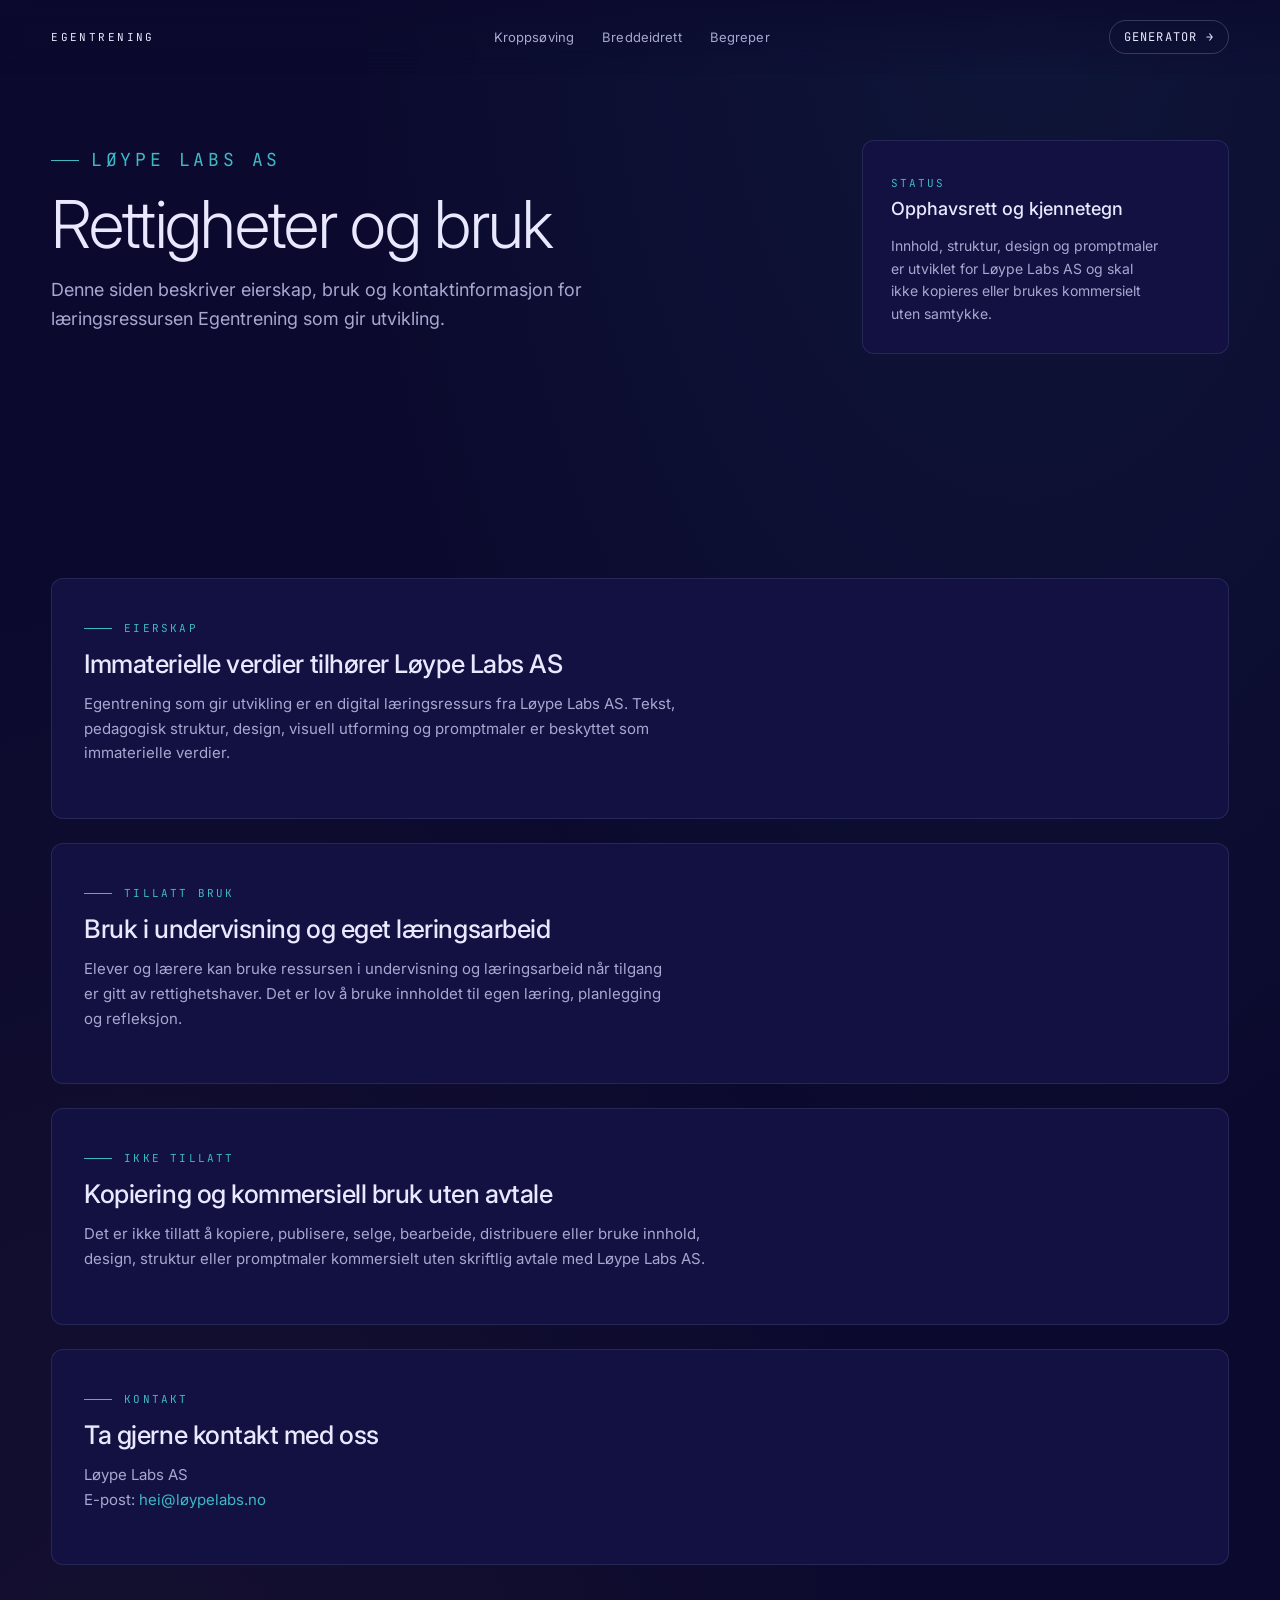
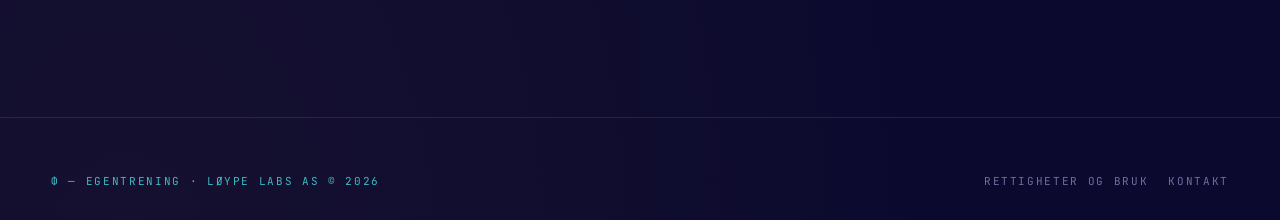
<file: juridisk.html>
<!DOCTYPE html>
<html lang="nb">
<head>
  <meta charset="UTF-8">
  <meta name="viewport" content="width=device-width, initial-scale=1.0">
  <title>Rettigheter og bruk — Løype Labs AS</title>
  <link rel="preconnect" href="https://fonts.googleapis.com">
  <link rel="preconnect" href="https://fonts.gstatic.com" crossorigin>
  <link href="https://fonts.googleapis.com/css2?family=JetBrains+Mono:wght@300;400;500&family=Inter:wght@300;400;500;600&display=swap" rel="stylesheet">
  <link rel="stylesheet" href="styles/main.css?v=2">
</head>
<body>

  <nav class="nav">
    <div class="wrap nav-inner">
      <a class="brand" href="index.html">Egentrening</a>
      <ul class="nav-links">
        <li><a href="kroppsoving.html">Kroppsøving</a></li>
        <li><a href="breddeidrett.html">Breddeidrett</a></li>
        <li><a href="begreper.html">Begreper</a></li>
      </ul>
      <a class="nav-cta" href="generator.html">Generator →</a>
    </div>
  </nav>

  <section class="path-hero">
    <div class="path-hero-copy fade-up">
      <p class="eyebrow">Løype Labs AS</p>
      <h1>Rettigheter og bruk</h1>
      <p>Denne siden beskriver eierskap, bruk og kontaktinformasjon for læringsressursen Egentrening som gir utvikling.</p>
    </div>
    <div class="path-summary fade-up">
      <span class="label">Status</span>
      <strong>Opphavsrett og kjennetegn</strong>
      <p>Innhold, struktur, design og promptmaler er utviklet for Løype Labs AS og skal ikke kopieres eller brukes kommersielt uten samtykke.</p>
    </div>
  </section>

  <section class="section">
    <div class="wrap">
      <div class="task-stack fade-up">

        <article class="task-panel">
          <p class="eyebrow">Eierskap</p>
          <h3>Immaterielle verdier tilhører Løype Labs AS</h3>
          <p class="task-brief">Egentrening som gir utvikling er en digital læringsressurs fra Løype Labs AS. Tekst, pedagogisk struktur, design, visuell utforming og promptmaler er beskyttet som immaterielle verdier.</p>
        </article>

        <article class="task-panel">
          <p class="eyebrow">Tillatt bruk</p>
          <h3>Bruk i undervisning og eget læringsarbeid</h3>
          <p class="task-brief">Elever og lærere kan bruke ressursen i undervisning og læringsarbeid når tilgang er gitt av rettighetshaver. Det er lov å bruke innholdet til egen læring, planlegging og refleksjon.</p>
        </article>

        <article class="task-panel">
          <p class="eyebrow">Ikke tillatt</p>
          <h3>Kopiering og kommersiell bruk uten avtale</h3>
          <p class="task-brief">Det er ikke tillatt å kopiere, publisere, selge, bearbeide, distribuere eller bruke innhold, design, struktur eller promptmaler kommersielt uten skriftlig avtale med Løype Labs AS.</p>
        </article>

        <article class="task-panel" id="kontakt">
          <p class="eyebrow">Kontakt</p>
          <h3>Ta gjerne kontakt med oss</h3>
          <p class="task-brief">
            Løype Labs AS<br>
            E-post: <a href="mailto:hei@løypelabs.no">hei@løypelabs.no</a>
          </p>
        </article>

      </div>
    </div>
  </section>

  <footer class="footer">
    <div class="wrap footer-inner">
      <span class="footer-phi">φ — Egentrening · Løype Labs AS © 2026</span>
      <nav class="footer-links">
        <a href="juridisk.html">Rettigheter og bruk</a>
        <a href="juridisk.html#kontakt">Kontakt</a>
      </nav>
    </div>
  </footer>

  <script>
    const obs = new IntersectionObserver(entries => {
      entries.forEach(e => { if (e.isIntersecting) { e.target.classList.add('in'); obs.unobserve(e.target); } });
    }, { threshold: 0.08 });
    document.querySelectorAll('.fade-up').forEach(el => obs.observe(el));
  </script>

  <nav class="bottom-nav" aria-label="Hurtignavigasjon">
    <a href="index.html">
      <svg viewBox="0 0 24 24" stroke-width="1.5" stroke-linecap="round" stroke-linejoin="round"><path d="M3 12L12 3l9 9M5 10v9a1 1 0 001 1h4v-5h4v5h4a1 1 0 001-1v-9"/></svg>
      Hjem
    </a>
    <a href="kroppsoving.html">
      <svg viewBox="0 0 24 24" stroke-width="1.5" stroke-linecap="round" stroke-linejoin="round"><circle cx="12" cy="5" r="1.5"/><path d="M12 7v5l-2 4m2-4 2 4m-5-5.5H7m10 0h-2"/></svg>
      Kroppsøving
    </a>
    <a href="breddeidrett.html">
      <svg viewBox="0 0 24 24" stroke-width="1.5" stroke-linecap="round" stroke-linejoin="round"><path d="M6 9H4.5a2.5 2.5 0 010-5H6m12 0h1.5a2.5 2.5 0 010 5H18M6 4h12v7a6 6 0 01-12 0V4zm6 13v3m-3 0h6"/></svg>
      Breddeidrett
    </a>
    <a href="generator.html">
      <svg viewBox="0 0 24 24" stroke-width="1.5" stroke-linecap="round" stroke-linejoin="round"><path d="M9.813 15.904L9 18.75l-.813-2.846a4.5 4.5 0 00-3.09-3.09L2.25 12l2.846-.813a4.5 4.5 0 003.09-3.09L9 5.25l.813 2.846a4.5 4.5 0 003.09 3.09L15.75 12l-2.846.813a4.5 4.5 0 00-3.09 3.09zM18.259 8.715L18 9.75l-.259-1.035a3.375 3.375 0 00-2.455-2.456L14.25 6l1.036-.259a3.375 3.375 0 002.455-2.456L18 2.25l.259 1.035a3.375 3.375 0 002.456 2.456L21.75 6l-1.035.259a3.375 3.375 0 00-2.456 2.456z"/></svg>
      Generator
    </a>
  </nav>

</body>
</html>
</file>
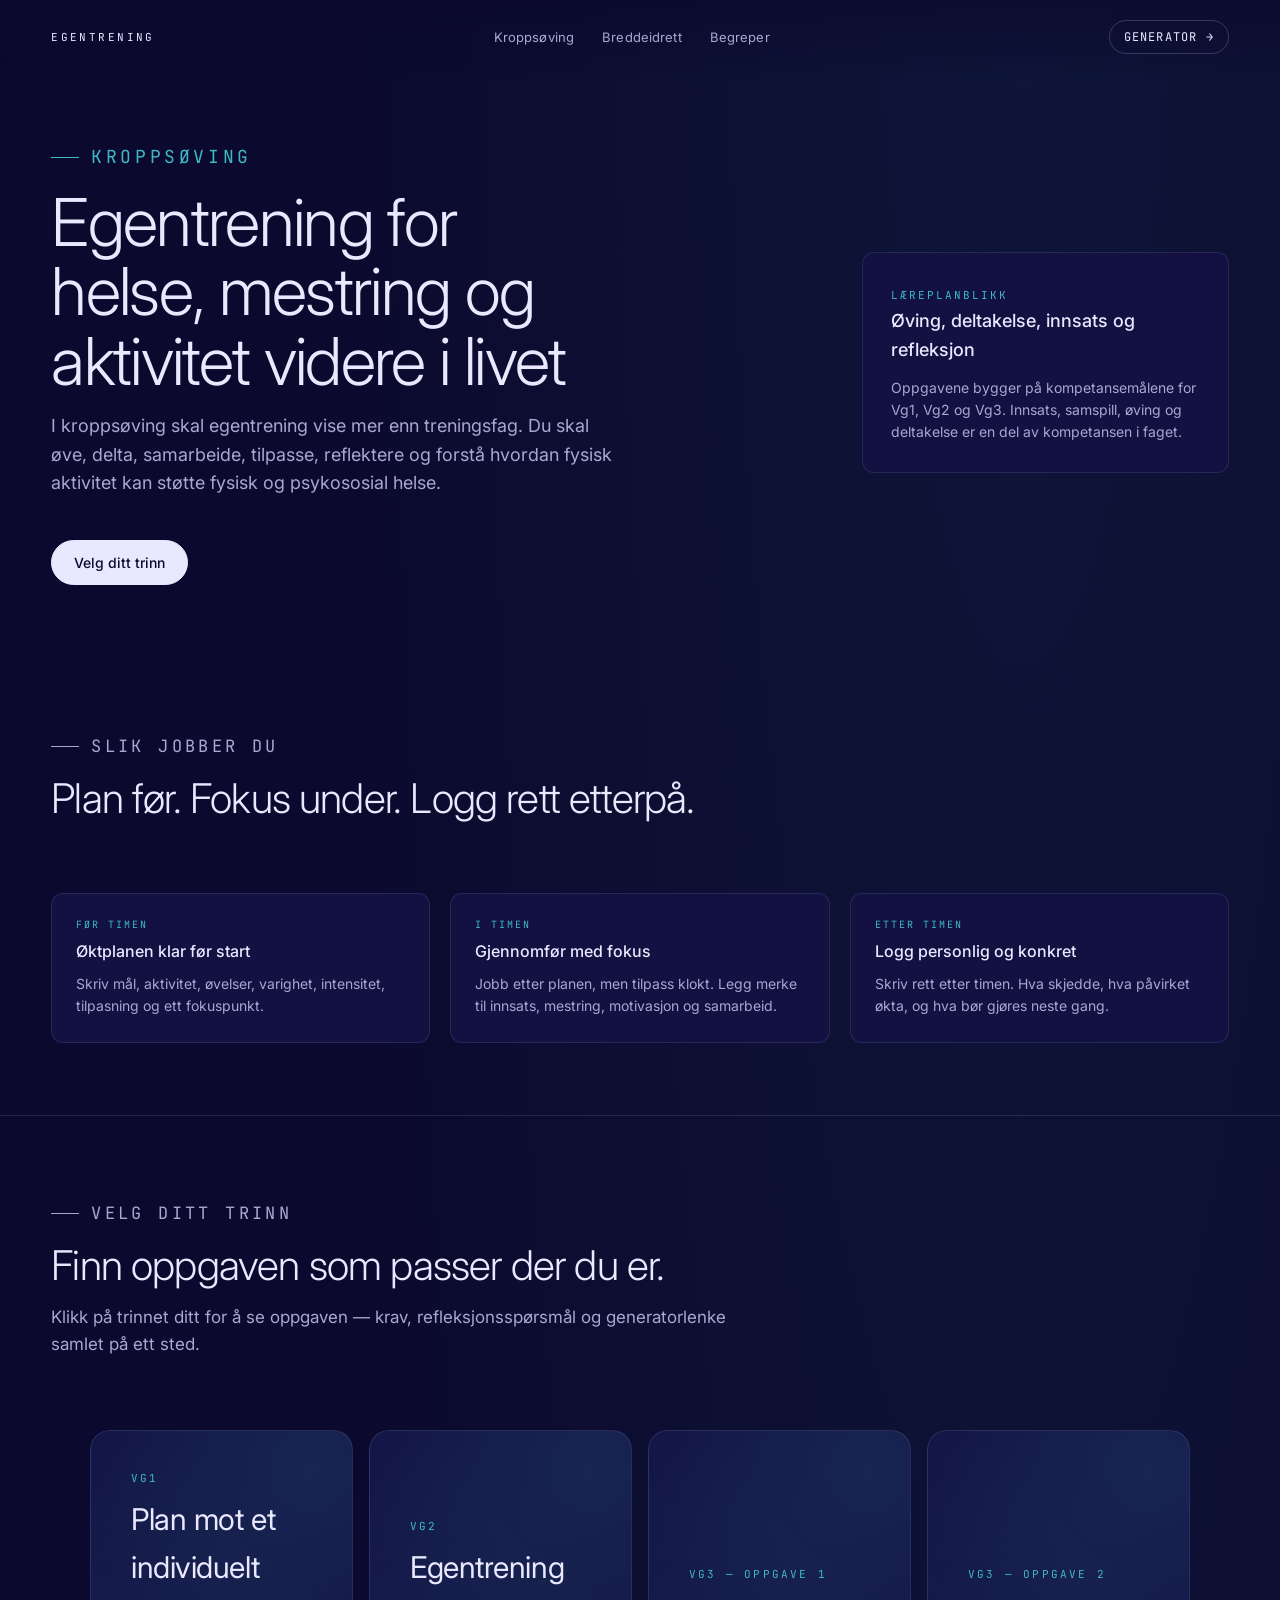
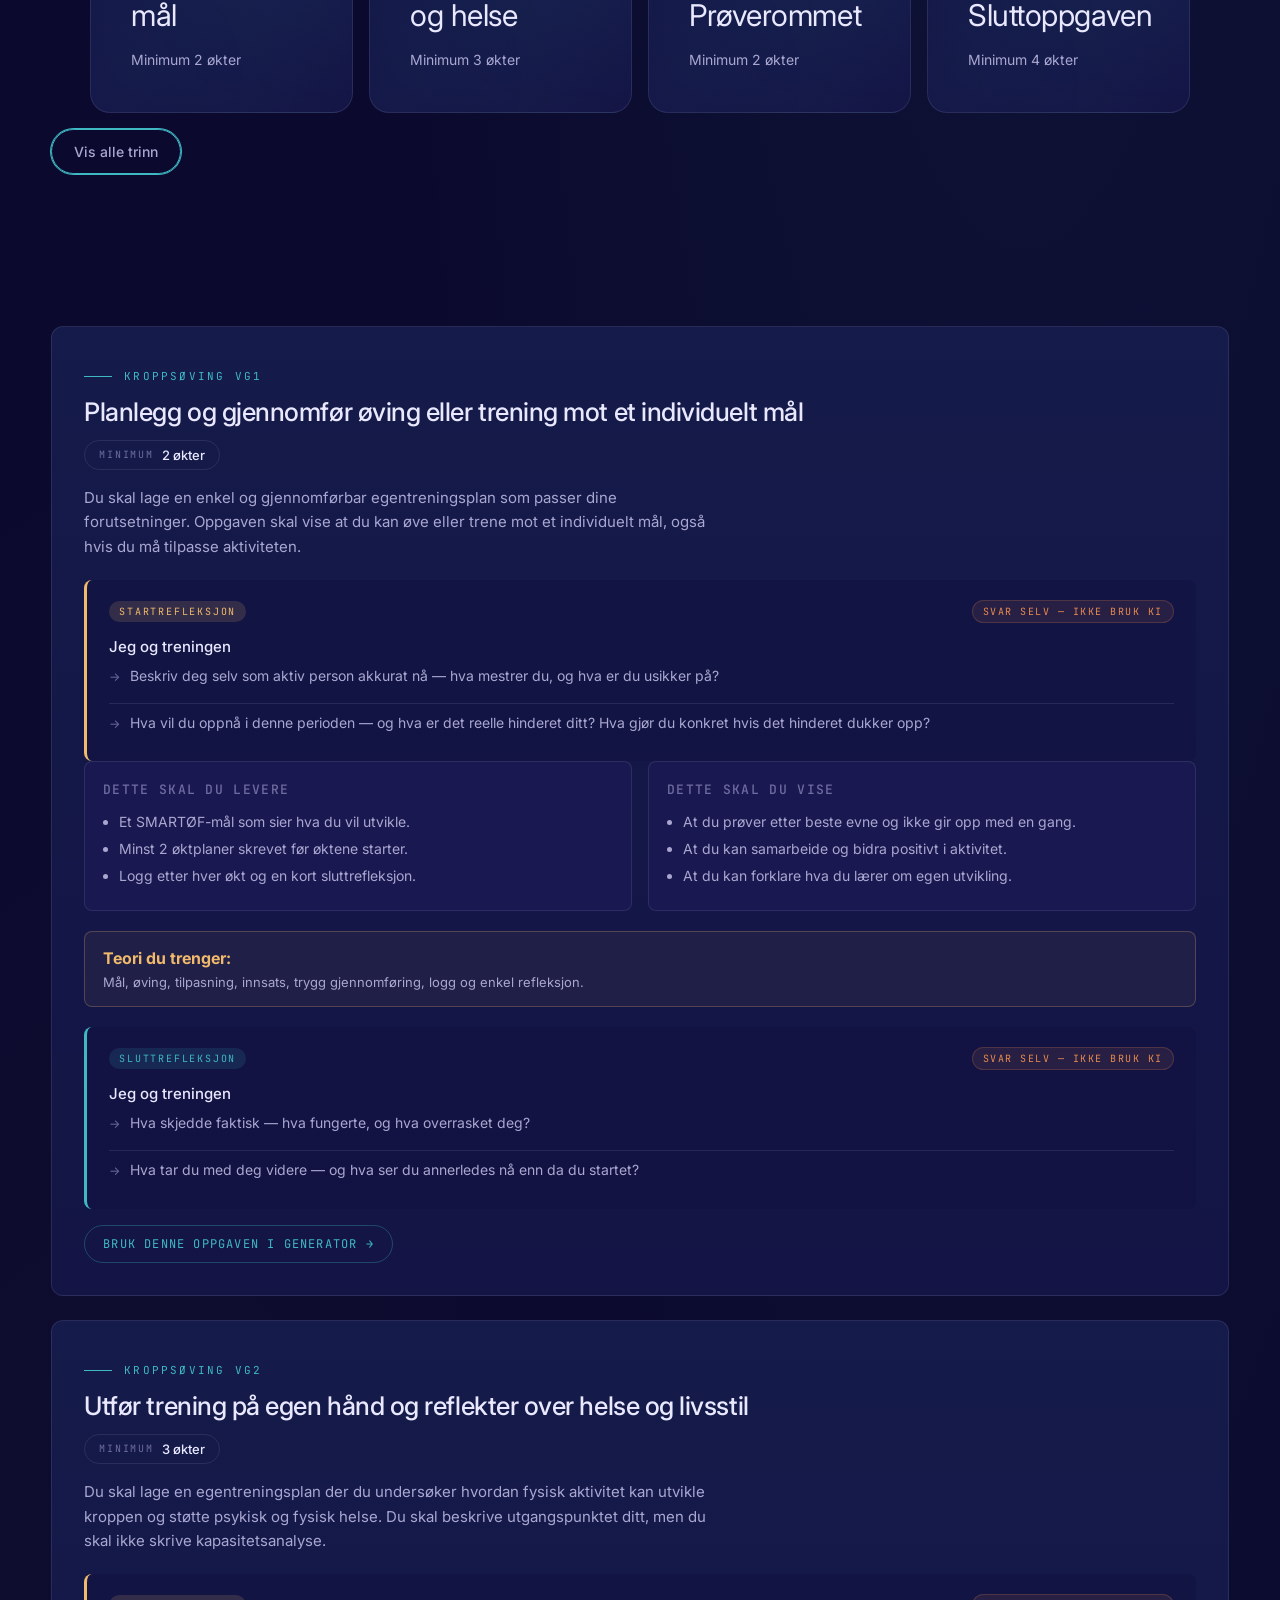
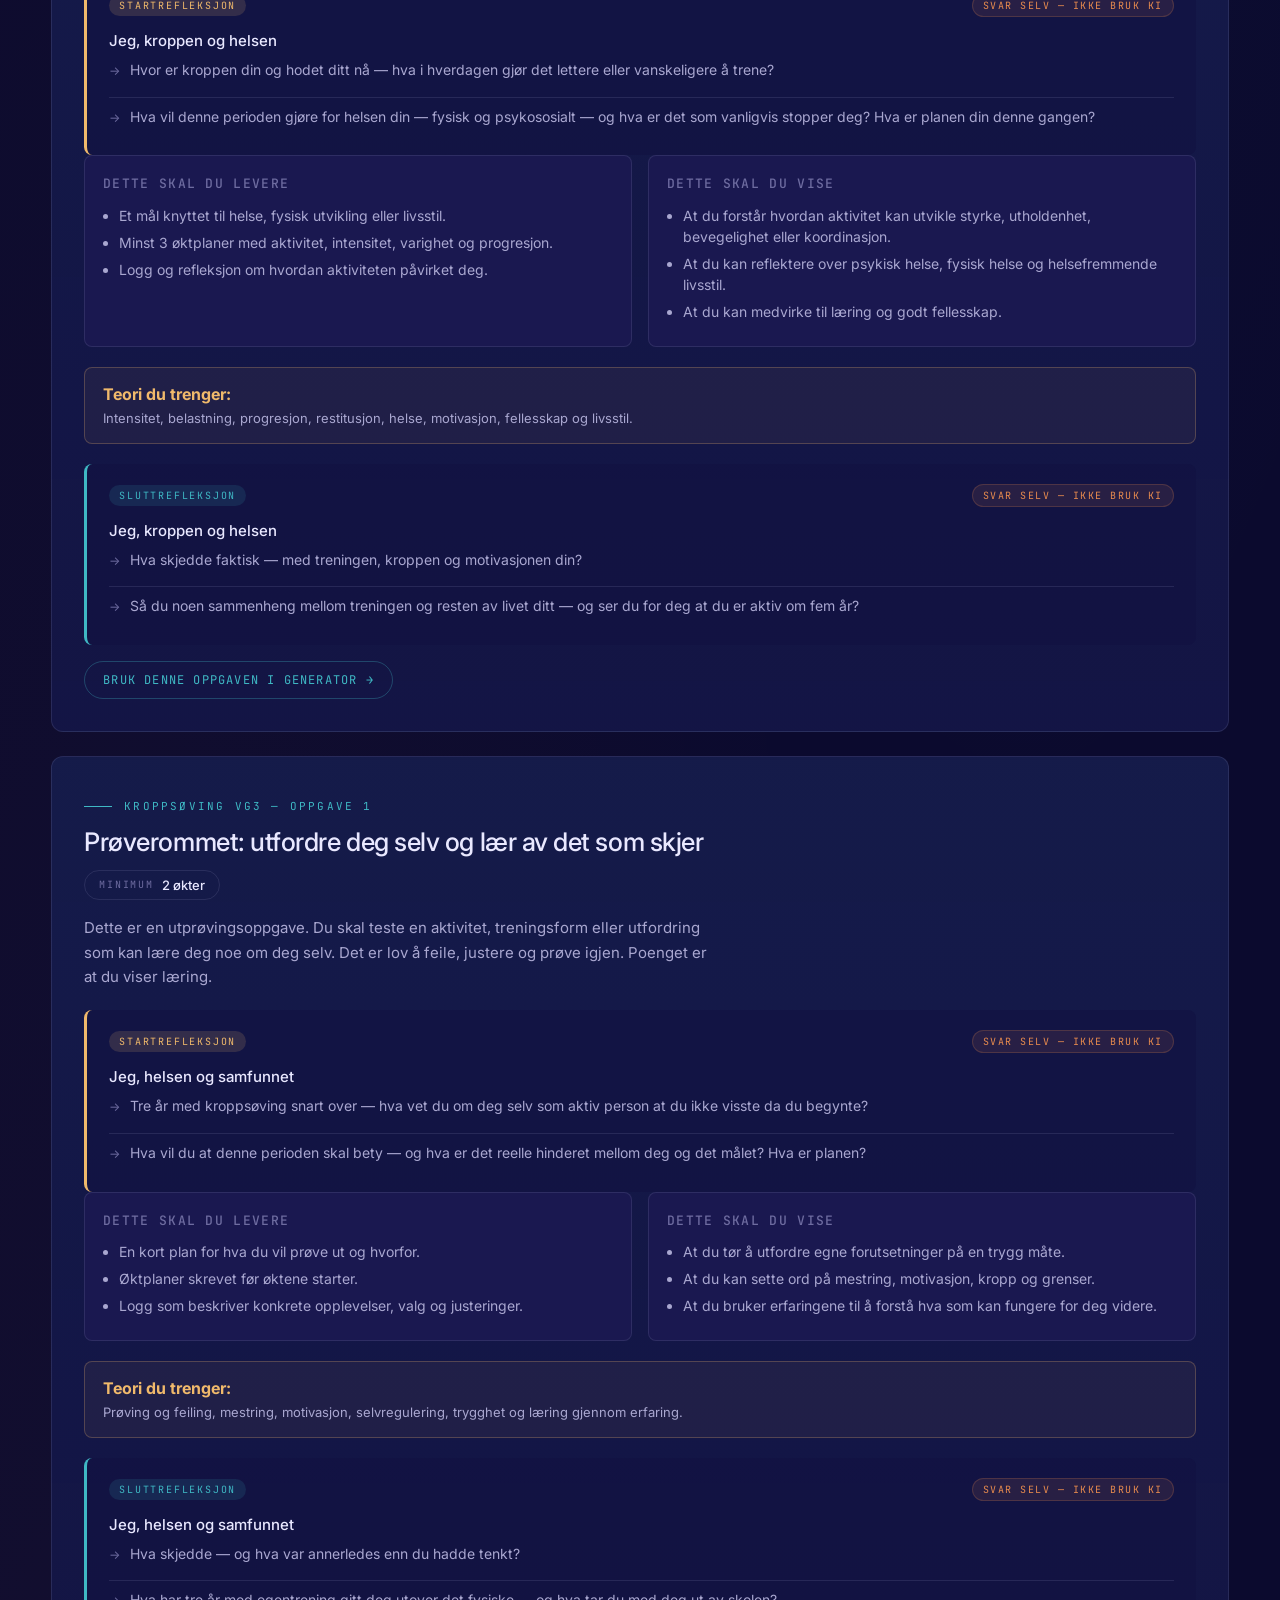
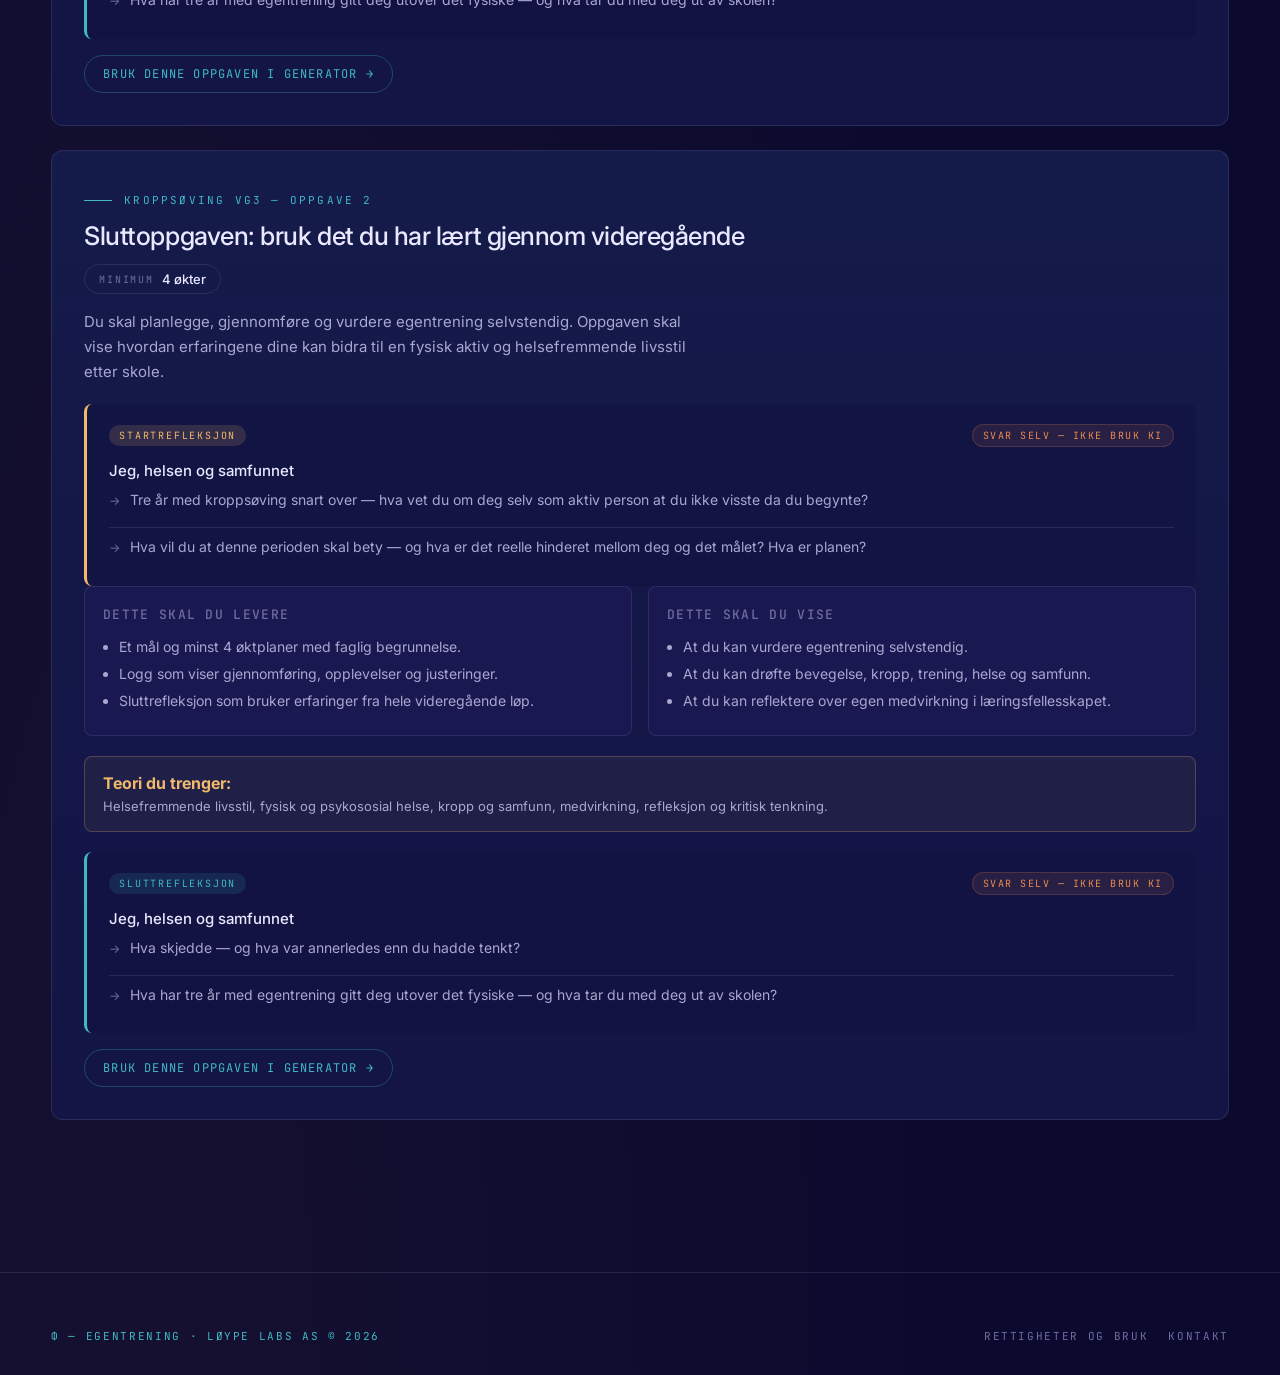
<file: kroppsoving.html>
<!DOCTYPE html>
<html lang="nb">
<head>
  <meta charset="UTF-8">
  <meta name="viewport" content="width=device-width, initial-scale=1.0">
  <title>Kroppsøving — Egentrening</title>
  <link rel="preconnect" href="https://fonts.googleapis.com">
  <link rel="preconnect" href="https://fonts.gstatic.com" crossorigin>
  <link href="https://fonts.googleapis.com/css2?family=JetBrains+Mono:wght@300;400;500&family=Inter:wght@300;400;500;600&display=swap" rel="stylesheet">
  <link rel="stylesheet" href="styles/main.css?v=2">
  <style>
    .trinn-btn { cursor: pointer; }
    .trinn-btn.is-active { border-color: var(--cyan) !important; box-shadow: 0 0 0 1px var(--cyan); }
    .trinn-actions { display: flex; align-items: center; gap: 16px; margin-top: 16px; flex-wrap: wrap; }
    .req-badge {
      display: inline-flex; align-items: center; gap: 8px;
      padding: 6px 14px; border: 1px solid var(--line); border-radius: 100px;
      margin-bottom: 16px;
    }
    .req-badge span { font: 400 10px var(--mono); letter-spacing: .18em; text-transform: uppercase; color: var(--ink-muted); }
    .req-badge strong { font: 500 13px var(--font); color: var(--ink); }
  </style>
</head>
<body>

  <nav class="nav">
    <div class="wrap nav-inner">
      <a class="brand" href="index.html">Egentrening</a>
      <ul class="nav-links">
        <li><a href="kroppsoving.html">Kroppsøving</a></li>
        <li><a href="breddeidrett.html">Breddeidrett</a></li>
        <li><a href="begreper.html">Begreper</a></li>
      </ul>
      <a class="nav-cta" href="generator.html?vei=kroppsoving">Generator →</a>
    </div>
  </nav>

  <section class="path-hero">
    <div class="path-hero-copy fade-up">
      <p class="eyebrow">Kroppsøving</p>
      <h1>Egentrening for helse, mestring og aktivitet videre i livet</h1>
      <p>I kroppsøving skal egentrening vise mer enn treningsfag. Du skal øve, delta, samarbeide, tilpasse, reflektere og forstå hvordan fysisk aktivitet kan støtte fysisk og psykososial helse.</p>
      <a class="btn btn-primary" href="#trinn" style="margin-top:24px">Velg ditt trinn</a>
    </div>
    <div class="path-summary fade-up">
      <span class="label">Læreplanblikk</span>
      <strong>Øving, deltakelse, innsats og refleksjon</strong>
      <p>Oppgavene bygger på kompetansemålene for Vg1, Vg2 og Vg3. Innsats, samspill, øving og deltakelse er en del av kompetansen i faget.</p>
    </div>
  </section>

  <section class="section" style="padding-top:clamp(40px,6vw,72px);padding-bottom:clamp(40px,6vw,72px)">
    <div class="wrap">
      <div class="section-header fade-up">
        <p class="eyebrow">Slik jobber du</p>
        <h2>Plan før. Fokus under. Logg rett etterpå.</h2>
      </div>
      <ol class="quick-steps fade-up">
        <li>
          <span class="step-num">Før timen</span>
          <strong>Øktplanen klar før start</strong>
          <p>Skriv mål, aktivitet, øvelser, varighet, intensitet, tilpasning og ett fokuspunkt.</p>
        </li>
        <li>
          <span class="step-num">I timen</span>
          <strong>Gjennomfør med fokus</strong>
          <p>Jobb etter planen, men tilpass klokt. Legg merke til innsats, mestring, motivasjon og samarbeid.</p>
        </li>
        <li>
          <span class="step-num">Etter timen</span>
          <strong>Logg personlig og konkret</strong>
          <p>Skriv rett etter timen. Hva skjedde, hva påvirket økta, og hva bør gjøres neste gang.</p>
        </li>
      </ol>
    </div>
  </section>

  <hr class="divider">

  <section class="section" id="trinn" style="padding-top:clamp(48px,7vw,80px);padding-bottom:0">
    <div class="wrap">
      <div class="section-header fade-up">
        <p class="eyebrow">Velg ditt trinn</p>
        <h2>Finn oppgaven som passer der du er.</h2>
        <p>Klikk på trinnet ditt for å se oppgaven — krav, refleksjonsspørsmål og generatorlenke samlet på ett sted.</p>
      </div>
      <div class="path-grid selector-grid-4 fade-up">
        <a class="path-card path-pe trinn-btn" data-select="vg1" href="#vg1">
          <span>Vg1</span>
          <strong>Plan mot et individuelt mål</strong>
          <p>Minimum 2 økter</p>
        </a>
        <a class="path-card path-pe trinn-btn" data-select="vg2" href="#vg2">
          <span>Vg2</span>
          <strong>Egentrening og helse</strong>
          <p>Minimum 3 økter</p>
        </a>
        <a class="path-card path-pe trinn-btn" data-select="vg3-utproving" href="#vg3-utproving">
          <span>Vg3 — oppgave 1</span>
          <strong>Prøverommet</strong>
          <p>Minimum 2 økter</p>
        </a>
        <a class="path-card path-pe trinn-btn" data-select="vg3-slutt" href="#vg3-slutt">
          <span>Vg3 — oppgave 2</span>
          <strong>Sluttoppgaven</strong>
          <p>Minimum 4 økter</p>
        </a>
      </div>
      <div class="trinn-actions fade-up">
        <button type="button" class="btn btn-ghost trinn-btn" data-select="all">Vis alle trinn</button>
      </div>
    </div>
  </section>

  <section class="section" id="oppgaver">
    <div class="wrap">
      <div class="task-stack">

        <!-- Vg1 -->
        <article class="task-panel pe-panel fade-up" id="vg1" data-panel="vg1">
          <p class="eyebrow">Kroppsøving Vg1</p>
          <h3>Planlegg og gjennomfør øving eller trening mot et individuelt mål</h3>
          <div class="req-badge">
            <span>Minimum</span>
            <strong>2 økter</strong>
          </div>
          <p class="task-brief">Du skal lage en enkel og gjennomførbar egentreningsplan som passer dine forutsetninger. Oppgaven skal vise at du kan øve eller trene mot et individuelt mål, også hvis du må tilpasse aktiviteten.</p>
          <div class="reflection-block reflection-start">
            <header>
              <span class="reflection-badge">Startrefleksjon</span>
              <span class="no-ai-badge">Svar selv — ikke bruk KI</span>
            </header>
            <p class="reflection-theme">Jeg og treningen</p>
            <ol class="reflection-questions">
              <li>Beskriv deg selv som aktiv person akkurat nå — hva mestrer du, og hva er du usikker på?</li>
              <li>Hva vil du oppnå i denne perioden — og hva er det reelle hinderet ditt? Hva gjør du konkret hvis det hinderet dukker opp?</li>
            </ol>
          </div>
          <div class="task-columns">
            <div class="task-col-box">
              <strong>Dette skal du levere</strong>
              <ul>
                <li>Et SMARTØF-mål som sier hva du vil utvikle.</li>
                <li>Minst 2 øktplaner skrevet før øktene starter.</li>
                <li>Logg etter hver økt og en kort sluttrefleksjon.</li>
              </ul>
            </div>
            <div class="task-col-box">
              <strong>Dette skal du vise</strong>
              <ul>
                <li>At du prøver etter beste evne og ikke gir opp med en gang.</li>
                <li>At du kan samarbeide og bidra positivt i aktivitet.</li>
                <li>At du kan forklare hva du lærer om egen utvikling.</li>
              </ul>
            </div>
          </div>
          <div class="theory-note">
            <strong>Teori du trenger:</strong>
            <p>Mål, øving, tilpasning, innsats, trygg gjennomføring, logg og enkel refleksjon.</p>
          </div>
          <div class="reflection-block reflection-end">
            <header>
              <span class="reflection-badge">Sluttrefleksjon</span>
              <span class="no-ai-badge">Svar selv — ikke bruk KI</span>
            </header>
            <p class="reflection-theme">Jeg og treningen</p>
            <ol class="reflection-questions">
              <li>Hva skjedde faktisk — hva fungerte, og hva overrasket deg?</li>
              <li>Hva tar du med deg videre — og hva ser du annerledes nå enn da du startet?</li>
            </ol>
          </div>
          <a class="task-gen-link" href="generator.html?vei=kroppsoving&oppgave=Kropps%C3%B8ving+Vg1">Bruk denne oppgaven i Generator →</a>
        </article>

        <!-- Vg2 -->
        <article class="task-panel pe-panel fade-up" id="vg2" data-panel="vg2">
          <p class="eyebrow">Kroppsøving Vg2</p>
          <h3>Utfør trening på egen hånd og reflekter over helse og livsstil</h3>
          <div class="req-badge">
            <span>Minimum</span>
            <strong>3 økter</strong>
          </div>
          <p class="task-brief">Du skal lage en egentreningsplan der du undersøker hvordan fysisk aktivitet kan utvikle kroppen og støtte psykisk og fysisk helse. Du skal beskrive utgangspunktet ditt, men du skal ikke skrive kapasitetsanalyse.</p>
          <div class="reflection-block reflection-start">
            <header>
              <span class="reflection-badge">Startrefleksjon</span>
              <span class="no-ai-badge">Svar selv — ikke bruk KI</span>
            </header>
            <p class="reflection-theme">Jeg, kroppen og helsen</p>
            <ol class="reflection-questions">
              <li>Hvor er kroppen din og hodet ditt nå — hva i hverdagen gjør det lettere eller vanskeligere å trene?</li>
              <li>Hva vil denne perioden gjøre for helsen din — fysisk og psykososialt — og hva er det som vanligvis stopper deg? Hva er planen din denne gangen?</li>
            </ol>
          </div>
          <div class="task-columns">
            <div class="task-col-box">
              <strong>Dette skal du levere</strong>
              <ul>
                <li>Et mål knyttet til helse, fysisk utvikling eller livsstil.</li>
                <li>Minst 3 øktplaner med aktivitet, intensitet, varighet og progresjon.</li>
                <li>Logg og refleksjon om hvordan aktiviteten påvirket deg.</li>
              </ul>
            </div>
            <div class="task-col-box">
              <strong>Dette skal du vise</strong>
              <ul>
                <li>At du forstår hvordan aktivitet kan utvikle styrke, utholdenhet, bevegelighet eller koordinasjon.</li>
                <li>At du kan reflektere over psykisk helse, fysisk helse og helsefremmende livsstil.</li>
                <li>At du kan medvirke til læring og godt fellesskap.</li>
              </ul>
            </div>
          </div>
          <div class="theory-note">
            <strong>Teori du trenger:</strong>
            <p>Intensitet, belastning, progresjon, restitusjon, helse, motivasjon, fellesskap og livsstil.</p>
          </div>
          <div class="reflection-block reflection-end">
            <header>
              <span class="reflection-badge">Sluttrefleksjon</span>
              <span class="no-ai-badge">Svar selv — ikke bruk KI</span>
            </header>
            <p class="reflection-theme">Jeg, kroppen og helsen</p>
            <ol class="reflection-questions">
              <li>Hva skjedde faktisk — med treningen, kroppen og motivasjonen din?</li>
              <li>Så du noen sammenheng mellom treningen og resten av livet ditt — og ser du for deg at du er aktiv om fem år?</li>
            </ol>
          </div>
          <a class="task-gen-link" href="generator.html?vei=kroppsoving&oppgave=Kropps%C3%B8ving+Vg2">Bruk denne oppgaven i Generator →</a>
        </article>

        <!-- Vg3 oppgave 1 -->
        <article class="task-panel pe-panel fade-up" id="vg3-utproving" data-panel="vg3-utproving">
          <p class="eyebrow">Kroppsøving Vg3 — oppgave 1</p>
          <h3>Prøverommet: utfordre deg selv og lær av det som skjer</h3>
          <div class="req-badge">
            <span>Minimum</span>
            <strong>2 økter</strong>
          </div>
          <p class="task-brief">Dette er en utprøvingsoppgave. Du skal teste en aktivitet, treningsform eller utfordring som kan lære deg noe om deg selv. Det er lov å feile, justere og prøve igjen. Poenget er at du viser læring.</p>
          <div class="reflection-block reflection-start">
            <header>
              <span class="reflection-badge">Startrefleksjon</span>
              <span class="no-ai-badge">Svar selv — ikke bruk KI</span>
            </header>
            <p class="reflection-theme">Jeg, helsen og samfunnet</p>
            <ol class="reflection-questions">
              <li>Tre år med kroppsøving snart over — hva vet du om deg selv som aktiv person at du ikke visste da du begynte?</li>
              <li>Hva vil du at denne perioden skal bety — og hva er det reelle hinderet mellom deg og det målet? Hva er planen?</li>
            </ol>
          </div>
          <div class="task-columns">
            <div class="task-col-box">
              <strong>Dette skal du levere</strong>
              <ul>
                <li>En kort plan for hva du vil prøve ut og hvorfor.</li>
                <li>Øktplaner skrevet før øktene starter.</li>
                <li>Logg som beskriver konkrete opplevelser, valg og justeringer.</li>
              </ul>
            </div>
            <div class="task-col-box">
              <strong>Dette skal du vise</strong>
              <ul>
                <li>At du tør å utfordre egne forutsetninger på en trygg måte.</li>
                <li>At du kan sette ord på mestring, motivasjon, kropp og grenser.</li>
                <li>At du bruker erfaringene til å forstå hva som kan fungere for deg videre.</li>
              </ul>
            </div>
          </div>
          <div class="theory-note">
            <strong>Teori du trenger:</strong>
            <p>Prøving og feiling, mestring, motivasjon, selvregulering, trygghet og læring gjennom erfaring.</p>
          </div>
          <div class="reflection-block reflection-end">
            <header>
              <span class="reflection-badge">Sluttrefleksjon</span>
              <span class="no-ai-badge">Svar selv — ikke bruk KI</span>
            </header>
            <p class="reflection-theme">Jeg, helsen og samfunnet</p>
            <ol class="reflection-questions">
              <li>Hva skjedde — og hva var annerledes enn du hadde tenkt?</li>
              <li>Hva har tre år med egentrening gitt deg utover det fysiske — og hva tar du med deg ut av skolen?</li>
            </ol>
          </div>
          <a class="task-gen-link" href="generator.html?vei=kroppsoving&oppgave=Kropps%C3%B8ving+Vg3+-+pr%C3%B8verommet">Bruk denne oppgaven i Generator →</a>
        </article>

        <!-- Vg3 oppgave 2 -->
        <article class="task-panel pe-panel fade-up" id="vg3-slutt" data-panel="vg3-slutt">
          <p class="eyebrow">Kroppsøving Vg3 — oppgave 2</p>
          <h3>Sluttoppgaven: bruk det du har lært gjennom videregående</h3>
          <div class="req-badge">
            <span>Minimum</span>
            <strong>4 økter</strong>
          </div>
          <p class="task-brief">Du skal planlegge, gjennomføre og vurdere egentrening selvstendig. Oppgaven skal vise hvordan erfaringene dine kan bidra til en fysisk aktiv og helsefremmende livsstil etter skole.</p>
          <div class="reflection-block reflection-start">
            <header>
              <span class="reflection-badge">Startrefleksjon</span>
              <span class="no-ai-badge">Svar selv — ikke bruk KI</span>
            </header>
            <p class="reflection-theme">Jeg, helsen og samfunnet</p>
            <ol class="reflection-questions">
              <li>Tre år med kroppsøving snart over — hva vet du om deg selv som aktiv person at du ikke visste da du begynte?</li>
              <li>Hva vil du at denne perioden skal bety — og hva er det reelle hinderet mellom deg og det målet? Hva er planen?</li>
            </ol>
          </div>
          <div class="task-columns">
            <div class="task-col-box">
              <strong>Dette skal du levere</strong>
              <ul>
                <li>Et mål og minst 4 øktplaner med faglig begrunnelse.</li>
                <li>Logg som viser gjennomføring, opplevelser og justeringer.</li>
                <li>Sluttrefleksjon som bruker erfaringer fra hele videregående løp.</li>
              </ul>
            </div>
            <div class="task-col-box">
              <strong>Dette skal du vise</strong>
              <ul>
                <li>At du kan vurdere egentrening selvstendig.</li>
                <li>At du kan drøfte bevegelse, kropp, trening, helse og samfunn.</li>
                <li>At du kan reflektere over egen medvirkning i læringsfellesskapet.</li>
              </ul>
            </div>
          </div>
          <div class="theory-note">
            <strong>Teori du trenger:</strong>
            <p>Helsefremmende livsstil, fysisk og psykososial helse, kropp og samfunn, medvirkning, refleksjon og kritisk tenkning.</p>
          </div>
          <div class="reflection-block reflection-end">
            <header>
              <span class="reflection-badge">Sluttrefleksjon</span>
              <span class="no-ai-badge">Svar selv — ikke bruk KI</span>
            </header>
            <p class="reflection-theme">Jeg, helsen og samfunnet</p>
            <ol class="reflection-questions">
              <li>Hva skjedde — og hva var annerledes enn du hadde tenkt?</li>
              <li>Hva har tre år med egentrening gitt deg utover det fysiske — og hva tar du med deg ut av skolen?</li>
            </ol>
          </div>
          <a class="task-gen-link" href="generator.html?vei=kroppsoving&oppgave=Kropps%C3%B8ving+Vg3+-+sluttoppgave">Bruk denne oppgaven i Generator →</a>
        </article>

      </div>
    </div>
  </section>

  <footer class="footer">
    <div class="wrap footer-inner">
      <span class="footer-phi">φ — Egentrening · Løype Labs AS © 2026</span>
      <nav class="footer-links">
        <a href="juridisk.html">Rettigheter og bruk</a>
        <a href="juridisk.html#kontakt">Kontakt</a>
      </nav>
    </div>
  </footer>

  <script>
    // Fade-up on scroll
    const fadeObs = new IntersectionObserver(entries => {
      entries.forEach(e => { if (e.isIntersecting) { e.target.classList.add('in'); fadeObs.unobserve(e.target); } });
    }, { threshold: 0.08 });
    document.querySelectorAll('.fade-up').forEach(el => fadeObs.observe(el));

    // Trinn selector
    const selBtns = document.querySelectorAll('.trinn-btn');
    const panels  = document.querySelectorAll('[data-panel]');
    const allBtn  = document.querySelector('[data-select="all"]');

    // Start: all visible, "Vis alle" marked active
    if (allBtn) allBtn.classList.add('is-active');

    selBtns.forEach(btn => {
      btn.addEventListener('click', e => {
        const target = btn.dataset.select;
        if (!target) return;
        e.preventDefault();

        selBtns.forEach(b => b.classList.remove('is-active'));
        btn.classList.add('is-active');

        if (target === 'all') {
          panels.forEach(p => { p.hidden = false; });
          return;
        }

        panels.forEach(p => { p.hidden = p.dataset.panel !== target; });

        setTimeout(() => {
          const el = document.querySelector(`[data-panel="${target}"]`);
          if (el) el.scrollIntoView({ behavior: 'smooth', block: 'start' });
        }, 50);
      });
    });
  </script>

  <nav class="bottom-nav" aria-label="Hurtignavigasjon">
    <a href="index.html">
      <svg viewBox="0 0 24 24" stroke-width="1.5" stroke-linecap="round" stroke-linejoin="round"><path d="M3 12L12 3l9 9M5 10v9a1 1 0 001 1h4v-5h4v5h4a1 1 0 001-1v-9"/></svg>
      Hjem
    </a>
    <a href="kroppsoving.html" class="is-current">
      <svg viewBox="0 0 24 24" stroke-width="1.5" stroke-linecap="round" stroke-linejoin="round"><circle cx="12" cy="5" r="1.5"/><path d="M12 7v5l-2 4m2-4 2 4m-5-5.5H7m10 0h-2"/></svg>
      Kroppsøving
    </a>
    <a href="breddeidrett.html">
      <svg viewBox="0 0 24 24" stroke-width="1.5" stroke-linecap="round" stroke-linejoin="round"><path d="M6 9H4.5a2.5 2.5 0 010-5H6m12 0h1.5a2.5 2.5 0 010 5H18M6 4h12v7a6 6 0 01-12 0V4zm6 13v3m-3 0h6"/></svg>
      Breddeidrett
    </a>
    <a href="generator.html">
      <svg viewBox="0 0 24 24" stroke-width="1.5" stroke-linecap="round" stroke-linejoin="round"><path d="M9.813 15.904L9 18.75l-.813-2.846a4.5 4.5 0 00-3.09-3.09L2.25 12l2.846-.813a4.5 4.5 0 003.09-3.09L9 5.25l.813 2.846a4.5 4.5 0 003.09 3.09L15.75 12l-2.846.813a4.5 4.5 0 00-3.09 3.09zM18.259 8.715L18 9.75l-.259-1.035a3.375 3.375 0 00-2.455-2.456L14.25 6l1.036-.259a3.375 3.375 0 002.455-2.456L18 2.25l.259 1.035a3.375 3.375 0 002.456 2.456L21.75 6l-1.035.259a3.375 3.375 0 00-2.456 2.456z"/></svg>
      Generator
    </a>
  </nav>

</body>
</html>
</file>
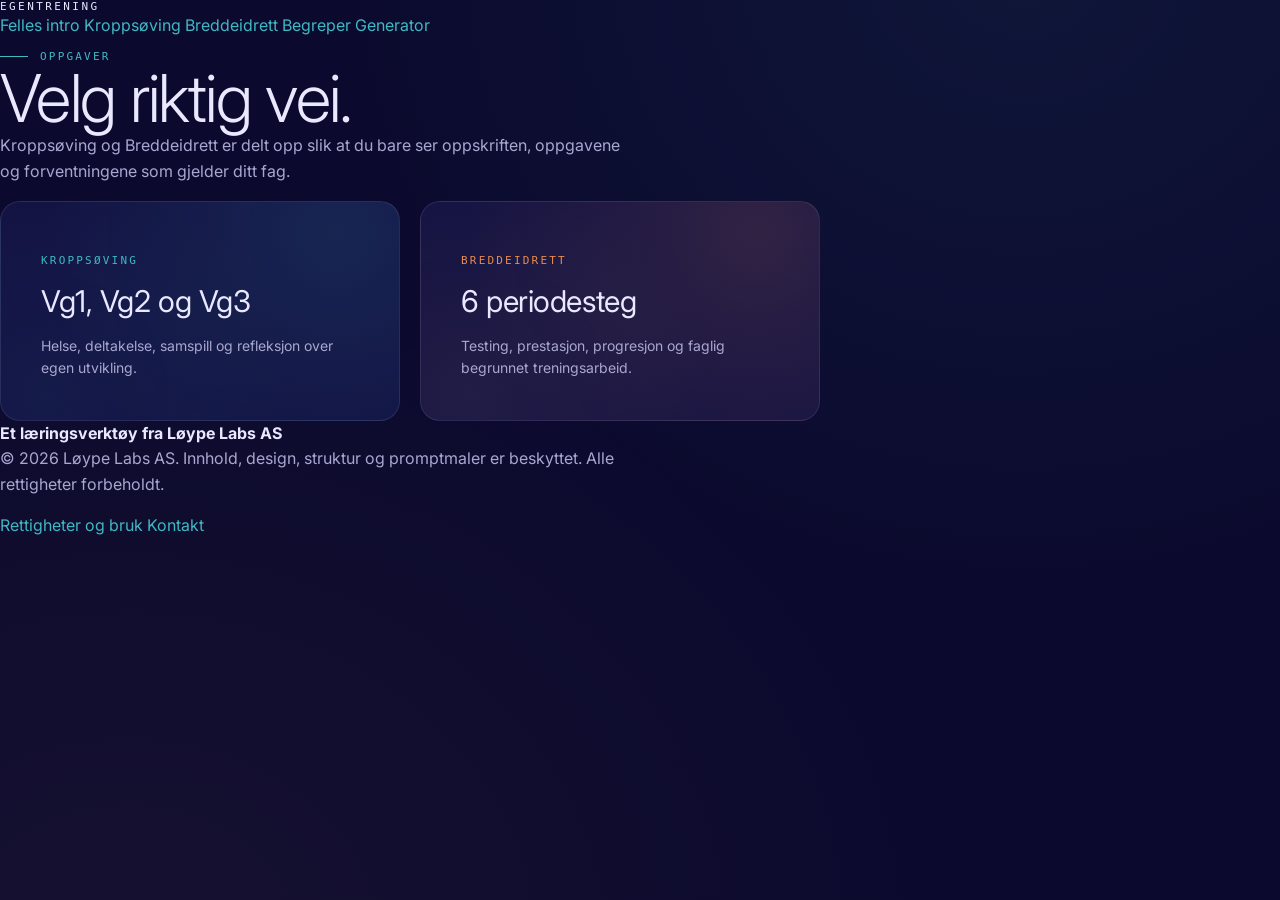
<file: oppgaver.html>
<!DOCTYPE html>
<html lang="nb">
<head>
  <meta charset="UTF-8">
  <meta name="viewport" content="width=device-width, initial-scale=1.0">
  <title>Velg oppgave - Egentrening som gir utvikling</title>
  <link rel="preconnect" href="https://fonts.googleapis.com">
  <link rel="preconnect" href="https://fonts.gstatic.com" crossorigin>
  <link href="https://fonts.googleapis.com/css2?family=Inter:wght@400;500;600;700;800&display=swap" rel="stylesheet">
  <link rel="stylesheet" href="styles/main.css">
</head>
<body>
  <header class="site-header" aria-label="Hovednavigasjon">
    <a class="brand" href="index.html">Egentrening</a>
    <nav>
      <a href="index.html#hva">Felles intro</a>
      <a href="kroppsoving.html">Kroppsøving</a>
      <a href="breddeidrett.html">Breddeidrett</a>
      <a href="begreper.html">Begreper</a>
      <a href="generator.html">Generator</a>
    </nav>
  </header>

  <main>
    <section class="path-choice standalone-choice" aria-labelledby="choice-title">
      <div class="section-heading">
        <p class="eyebrow">Oppgaver</p>
        <h1 id="choice-title">Velg riktig vei.</h1>
        <p class="lead">Kroppsøving og Breddeidrett er delt opp slik at du bare ser oppskriften, oppgavene og forventningene som gjelder ditt fag.</p>
      </div>
      <div class="path-grid">
        <a class="path-card path-pe" href="kroppsoving.html">
          <span>Kroppsøving</span>
          <strong>Vg1, Vg2 og Vg3</strong>
          <p>Helse, deltakelse, samspill og refleksjon over egen utvikling.</p>
        </a>
        <a class="path-card path-bredde" href="breddeidrett.html">
          <span>Breddeidrett</span>
          <strong>6 periodesteg</strong>
          <p>Testing, prestasjon, progresjon og faglig begrunnet treningsarbeid.</p>
        </a>
      </div>
    </section>
  </main>
  <footer class="site-footer">
    <div>
      <strong>Et læringsverktøy fra Løype Labs AS</strong>
      <p>© 2026 Løype Labs AS. Innhold, design, struktur og promptmaler er beskyttet. Alle rettigheter forbeholdt.</p>
    </div>
    <nav aria-label="Bunnlenker">
      <a href="juridisk.html">Rettigheter og bruk</a>
      <a href="juridisk.html#kontakt">Kontakt</a>
    </nav>
  </footer>
</body>
</html>
</file>
<file: styles/main.css>
/* ==========================================================================
   Egentrening som gir utvikling — design system
   ========================================================================== */

:root {
  /* Farger */
  --bg:          #0B0A2E;
  --bg-soft:     #121142;
  --bg-elev:     #1A1850;
  --ink:         #E9E8FF;
  --ink-soft:    #A9A7D0;
  --ink-muted:   #6E6CA0;
  --line:        rgba(169,167,208,.14);
  --line-strong: rgba(169,167,208,.28);

  /* Aksenter */
  --cyan:   #3FB8C4;
  --plum:   #6B4E7D;
  --copper: #E88B4E;
  --gold:   #F0B96B;

  /* Periode-farger */
  --p1: var(--cyan);
  --p2: var(--plum);
  --p3: var(--copper);
  --p4: var(--gold);

  /* Typografi */
  --font: 'Inter','Helvetica Neue',system-ui,sans-serif;
  --mono: 'JetBrains Mono',ui-monospace,Menlo,monospace;

  /* Spacing */
  --sp-1: 4px;  --sp-2: 8px;   --sp-3: 12px;  --sp-4: 16px;
  --sp-5: 24px; --sp-6: 32px;  --sp-7: 48px;  --sp-8: 64px;
  --sp-9: 96px; --sp-10: 128px;

  /* Radius */
  --r-sm: 4px; --r-md: 8px; --r-lg: 12px; --r-xl: 20px;

  /* Widths */
  --w-narrow: 720px; --w-read: 880px; --w-wide: 1280px; --w-hero: 1440px;

  /* Motion */
  --ease:     cubic-bezier(.4,0,.2,1);
  --ease-out: cubic-bezier(.2,.8,.2,1);
}

/* --------- reset --------- */
*, *::before, *::after { box-sizing: border-box; }
html { overflow-x: hidden; scroll-behavior: smooth; }

body {
  margin: 0; padding: 0;
  background: var(--bg);
  color: var(--ink);
  font: 400 16px/1.6 var(--font);
  -webkit-font-smoothing: antialiased;
  -moz-osx-font-smoothing: grayscale;
  overflow-x: hidden;
  background-image:
    radial-gradient(ellipse at 80% -5%,  rgba(63,184,196,.07),  transparent 48%),
    radial-gradient(ellipse at 10% 105%, rgba(232,139,78,.05),  transparent 50%);
  min-height: 100vh;
}

/* period background shifts */
body[data-period="1"]{background-image:radial-gradient(ellipse at 72% 35%,rgba(63,184,196,.13),transparent 52%),radial-gradient(ellipse at 15% 90%,rgba(107,78,125,.06),transparent 50%)}
body[data-period="2"]{background-image:radial-gradient(ellipse at 70% 35%,rgba(107,78,125,.12),transparent 52%),radial-gradient(ellipse at 15% 90%,rgba(63,184,196,.05),transparent 50%)}
body[data-period="3"]{background-image:radial-gradient(ellipse at 65% 38%,rgba(232,139,78,.10),transparent 52%),radial-gradient(ellipse at 15% 90%,rgba(107,78,125,.06),transparent 50%)}
body[data-period="4"]{background-image:radial-gradient(ellipse at 65% 35%,rgba(240,185,107,.10),transparent 52%),radial-gradient(ellipse at 15% 90%,rgba(232,139,78,.06),transparent 50%)}

/* --------- typografi --------- */
h1,h2,h3,h4 { font-weight: 400; letter-spacing: -.018em; color: var(--ink); margin: 0; text-wrap: balance; }
h1 { font-size: clamp(36px,5.2vw,66px); line-height: 1.05; font-weight: 300; letter-spacing: -.025em; }
h2 { font-size: clamp(28px,3.2vw,44px); line-height: 1.1;  font-weight: 300; letter-spacing: -.02em; }
h3 { font-size: clamp(18px,1.5vw,22px); font-weight: 500; line-height: 1.25; }
h4 { font-size: 16px; font-weight: 500; line-height: 1.35; }

p { margin: 0 0 1em; color: var(--ink-soft); text-wrap: pretty; max-width: 62ch; }
a { color: var(--cyan); text-decoration: none; transition: color .2s var(--ease); }
a:hover { color: var(--gold); }

.mono, .label {
  font-family: var(--mono);
  font-size: 11px; letter-spacing: .18em; text-transform: uppercase;
  color: var(--cyan); font-weight: 400;
}

.eyebrow {
  display: inline-flex; align-items: center; gap: 12px;
  font: 400 11px/1 var(--mono); letter-spacing: .2em; text-transform: uppercase;
  color: var(--cyan); margin-bottom: 0;
}
.eyebrow::before {
  content: ''; width: 28px; height: 1px; background: currentColor; flex-shrink: 0;
}

/* --------- container --------- */
.wrap {
  width: 100%; max-width: var(--w-hero);
  margin: 0 auto; padding: 0 clamp(20px,4vw,56px);
}
.wrap-narrow { max-width: var(--w-narrow); }
.wrap-read   { max-width: var(--w-read); }
.wrap-wide   { max-width: var(--w-wide); }

/* --------- nav --------- */
.nav {
  position: fixed; inset: 0 0 auto; z-index: 60;
  padding: 20px 0;
  backdrop-filter: blur(14px); -webkit-backdrop-filter: blur(14px);
  background: linear-gradient(180deg,rgba(11,10,46,.8),rgba(11,10,46,0));
  transition: background .3s var(--ease);
}
.nav-inner { display: flex; justify-content: space-between; align-items: center; gap: 24px; }

.brand {
  display: flex; align-items: center; gap: 12px;
  color: var(--ink); font: 400 11px var(--mono); letter-spacing: .22em; text-transform: uppercase;
}
.brand:hover { color: var(--ink); }

.nav-links { display: flex; gap: 28px; list-style: none; margin: 0; padding: 0; }
.nav-links a { color: var(--ink-soft); font-size: 13px; letter-spacing: .01em; }
.nav-links a:hover { color: var(--ink); }

.nav-cta {
  display: inline-flex; align-items: center; gap: 8px;
  padding: 8px 14px; border: 1px solid var(--line-strong); border-radius: 100px;
  color: var(--ink); font: 400 12px var(--mono); letter-spacing: .1em; text-transform: uppercase;
  transition: all .2s var(--ease);
}
.nav-cta:hover { border-color: var(--cyan); color: var(--cyan); }

@media(max-width:780px) { .nav-links { display: none; } }

/* --------- buttons --------- */
.btn {
  display: inline-flex; align-items: center; justify-content: center; gap: 10px;
  padding: 13px 22px; border-radius: 100px;
  font: 500 14px var(--font); border: 1px solid transparent;
  cursor: pointer; text-decoration: none; transition: all .2s var(--ease);
}
.btn-primary { background: var(--ink); color: var(--bg); border-color: var(--ink); }
.btn-primary:hover { background: var(--gold); border-color: var(--gold); color: var(--bg); }
.btn-ghost  { background: transparent; color: var(--ink-soft); border-color: var(--line-strong); }
.btn-ghost:hover { color: var(--ink); border-color: var(--ink-soft); }

/* --------- period flash overlay --------- */
.p-flash {
  position: fixed; inset: 0; z-index: 80; pointer-events: none;
  opacity: 0; mix-blend-mode: screen; border-radius: 50%;
  background: radial-gradient(circle at 65% 45%,var(--flash-col,rgba(63,184,196,.25)),transparent 55%);
  transition: opacity .9s var(--ease);
}

/* ========== PINNED STAGE ========== */
.stage { position: relative; height: 520vh; }
.stage-pin {
  position: sticky; top: 0; height: 100vh;
  overflow: hidden; display: flex; flex-direction: column;
}
.stage-main {
  flex: 1; display: grid;
  grid-template-columns: minmax(0,.9fr) minmax(0,1.1fr);
  gap: clamp(28px,5vw,72px);
  align-items: center;
  padding: 108px clamp(20px,4vw,56px) 0;
  max-width: var(--w-hero); margin: 0 auto; width: 100%; min-height: 0;
}

/* Scenes (left column) */
.stage-text { position: relative; max-width: 520px; min-height: 0; }
.scene {
  position: absolute; inset: 0;
  opacity: 0; transform: translateY(14px);
  transition: opacity .5s var(--ease), transform .5s var(--ease);
  pointer-events: none;
}
.scene.is-on { opacity: 1; transform: none; pointer-events: auto; }
.scene .eyebrow { margin-bottom: 18px; }

.scene h1 em, .scene h2 em { font-style: normal; font-weight: 400; }
.scene[data-scene="0"] h1 em {
  background: linear-gradient(92deg,var(--cyan),var(--plum) 35%,var(--copper) 68%,var(--gold));
  -webkit-background-clip: text; background-clip: text; color: transparent;
}
.scene[data-scene="1"] h2 em { color: var(--p1); }
.scene[data-scene="2"] h2 em { color: var(--p2); }
.scene[data-scene="3"] h2 em { color: var(--p3); }
.scene[data-scene="4"] h2 em { color: var(--p4); }

.scene h2 { font-size: clamp(28px,3.4vw,46px); margin-bottom: 18px; }
.period-no {
  display: block; font: 300 88px var(--mono); line-height: .9;
  letter-spacing: -.03em; margin-bottom: 16px; color: var(--ink-muted); opacity: .35;
}
.scene[data-scene="1"] .period-no { color: var(--p1); opacity: 1; }
.scene[data-scene="2"] .period-no { color: var(--p2); opacity: 1; }
.scene[data-scene="3"] .period-no { color: var(--p3); opacity: 1; }
.scene[data-scene="4"] .period-no { color: var(--p4); opacity: 1; }

.scene .lead { font-size: 16px; line-height: 1.65; color: var(--ink-soft); margin-bottom: 18px; max-width: 50ch; }
.points { list-style: none; padding: 0; display: flex; flex-direction: column; gap: 0; }
.points li {
  display: grid; grid-template-columns: auto 1fr; gap: 12px;
  padding: 9px 0; border-top: 1px solid var(--line);
  font-size: 14px; color: var(--ink); line-height: 1.5;
}
.points li:last-child { border-bottom: 1px solid var(--line); }
.n { font: 400 10px var(--mono); letter-spacing: .1em; color: var(--ink-muted); padding-top: 3px; min-width: 2em; }
.scene[data-scene="1"] .n { color: var(--p1); }
.scene[data-scene="2"] .n { color: var(--p2); }
.scene[data-scene="3"] .n { color: var(--p3); }
.scene[data-scene="4"] .n { color: var(--p4); }
.hero-ctas { display: flex; gap: 10px; margin-top: 24px; flex-wrap: wrap; }

/* Spiral (right column) — mix-blend-mode:screen makes dark bg vanish */
.stage-visual {
  position: relative;
  height: min(78vh,720px); width: 100%;
  mix-blend-mode: screen;
  -webkit-mask-image: linear-gradient(to right,transparent 0%,black 18%);
  mask-image: linear-gradient(to right,transparent 0%,black 18%);
}
/* Ambient glow behind spiral — always on, subtle */
.stage-visual::before {
  content: ''; position: absolute; inset: 0; pointer-events: none;
  background: radial-gradient(circle at 41.4% 62%,rgba(63,184,196,.07) 0%,transparent 38%);
}
.spiral-img {
  position: absolute; inset: 0; width: 100%; height: 100%;
  object-fit: contain; object-position: right center; display: block;
}
/* Only the "bright" reveal layer — dim layer removed so no contours show in the dark */
.spiral-bright {
  --reveal-r: 3%; --cx: 41.4%; --cy: 62%;
  -webkit-mask: radial-gradient(circle at var(--cx) var(--cy),#000 0%,#000 calc(var(--reveal-r) - 4%),transparent var(--reveal-r));
          mask: radial-gradient(circle at var(--cx) var(--cy),#000 0%,#000 calc(var(--reveal-r) - 4%),transparent var(--reveal-r));
  transition: -webkit-mask .6s var(--ease), mask .6s var(--ease);
  animation: spiral-breathe 10s ease-in-out infinite;
  transform-origin: 41.4% 62%;
}
@keyframes spiral-breathe {
  0%,100% { transform: scale(1)    rotate(0deg);    filter: drop-shadow(0 0 18px rgba(232,139,78,.06)); }
  50%      { transform: scale(1.008) rotate(.4deg); filter: drop-shadow(0 0 32px rgba(63,184,196,.16)); }
}
/* Glowing ring at current reveal radius */
.spiral-ring {
  position: absolute; inset: 0; pointer-events: none;
  --ring-r: 0%; --cx: 41.4%; --cy: 62%; --ring-col: var(--p1);
  background: radial-gradient(circle at var(--cx) var(--cy),
    transparent calc(var(--ring-r) - 8%),
    color-mix(in oklab,var(--ring-col) 60%,transparent) var(--ring-r),
    transparent calc(var(--ring-r) + 6%));
  opacity: 0; mix-blend-mode: screen; transition: opacity .3s var(--ease);
}
.spiral-ring.is-on { opacity: .85; animation: ring-pulse 2.4s ease-in-out infinite; }
@keyframes ring-pulse { 0%,100%{opacity:.55} 50%{opacity:.95} }

.phi-badge {
  position: absolute; right: 8%; bottom: 18%;
  font: 400 12px var(--mono); color: var(--cyan); letter-spacing: .08em;
  text-align: center; line-height: 1.7; pointer-events: none;
}
.phi-badge .num { display: block; padding: 0 6px 4px; border-bottom: 1px solid var(--cyan); font-size: 13px; }
.phi-badge .name { display: block; margin-top: 3px; letter-spacing: .22em; font-size: 11px; }
#spiral-particles { position: absolute; inset: 0; width: 100%; height: 100%; pointer-events: none; z-index: 4; }

/* --------- Timeline --------- */
.timeline {
  z-index: 5; padding: 16px clamp(20px,4vw,56px) 20px;
  max-width: var(--w-hero); margin: 0 auto; width: 100%;
  border-top: 1px solid var(--line);
}
.tl-track-wrap { position: relative; padding: 10px 0 5px; }
.tl-track { position: relative; height: 2px; background: var(--line); border-radius: 2px; }
.tl-fill {
  position: absolute; inset: 0; height: 100%; width: 0%;
  background: linear-gradient(90deg,var(--cyan) 0%,var(--plum) 38%,var(--copper) 72%,var(--gold) 100%);
  border-radius: 2px; transition: width .5s var(--ease-out);
  box-shadow: 0 0 12px rgba(63,184,196,.22);
}
.tl-nodes { position: absolute; inset: 0; display: flex; justify-content: space-between; align-items: center; pointer-events: none; }
.tl-node {
  width: 10px; height: 10px; border-radius: 50%;
  background: var(--bg); border: 1.5px solid var(--line-strong);
  transition: all .4s var(--ease-out);
}
.tl-node[data-p="1"]{margin-left:-5px;color:var(--p1)}
.tl-node[data-p="2"]{color:var(--p2)}
.tl-node[data-p="3"]{color:var(--p3)}
.tl-node[data-p="4"]{margin-right:-5px;color:var(--p4)}
.tl-node.is-active { border-color: currentColor; background: currentColor; box-shadow: 0 0 14px currentColor; transform: scale(1.2); }
.tl-labels { margin-top: 13px; display: grid; grid-template-columns: repeat(4,1fr); gap: 12px; }
.tl-label { opacity: .4; transition: opacity .35s var(--ease); }
.tl-label.is-active { opacity: 1; }
.tl-tag { display: flex; align-items: center; gap: 6px; font: 400 10px var(--mono); letter-spacing: .2em; text-transform: uppercase; color: var(--ink-muted); margin-bottom: 3px; }
.tl-tag::before { content: ''; width: 6px; height: 6px; border-radius: 50%; background: currentColor; opacity: .55; }
.tl-label[data-p="1"] .tl-tag{color:var(--p1)} .tl-label[data-p="2"] .tl-tag{color:var(--p2)}
.tl-label[data-p="3"] .tl-tag{color:var(--p3)} .tl-label[data-p="4"] .tl-tag{color:var(--p4)}
.tl-name { font: 500 14px var(--font); color: var(--ink-soft); }
.tl-label.is-active .tl-name { color: var(--ink); }
.tl-hint { display: flex; justify-content: space-between; font: 400 10px var(--mono); letter-spacing: .18em; text-transform: uppercase; color: var(--ink-muted); margin-top: 7px; }
.tl-hint-l { transition: opacity .4s; }
.tl-hint-l.done { opacity: .4; }

/* --------- Chapter break --------- */
.chapter-break {
  min-height: 100vh; display: flex; align-items: center;
  justify-content: center; position: relative; overflow: hidden;
}
.chapter-break::before, .chapter-break::after {
  content: ''; position: absolute; left: 0; right: 0; height: 1px;
  background: linear-gradient(90deg,transparent,var(--cyan) 30%,var(--gold) 70%,transparent);
  opacity: 0; transform: scaleX(0); transform-origin: center;
}
.chapter-break::before { top: 12%; }
.chapter-break::after  { bottom: 12%; }
.chapter-break.lines-in::before,
.chapter-break.lines-in::after {
  opacity: .5; transform: scaleX(1);
  transition: transform 1.4s var(--ease), opacity .6s var(--ease);
}
.chapter-break-inner { text-align: center; padding: 0 clamp(20px,5vw,80px); max-width: 1000px; }
.big-quote { font-size: clamp(34px,6vw,78px); font-weight: 200; line-height: 1.12; letter-spacing: -.03em; color: var(--ink); }
.big-quote em {
  font-style: normal;
  background: linear-gradient(135deg,var(--cyan),var(--plum) 35%,var(--copper) 65%,var(--gold));
  background-size: 200%; -webkit-background-clip: text; background-clip: text; color: transparent;
  animation: grad-shift 5s linear infinite;
}
@keyframes grad-shift { 0%{background-position:0%} 100%{background-position:200%} }

/* --------- Section scaffold --------- */
.section { padding: clamp(80px,12vw,152px) 0; position: relative; }
.section-header { max-width: 760px; margin: 0 0 clamp(40px,6vw,72px); }
.section-header .eyebrow { margin-bottom: 16px; }
.section-header h2 { margin-bottom: 16px; }
.section-header p { font-size: 17px; line-height: 1.6; color: var(--ink-soft); }
.divider { height: 1px; background: var(--line); border: 0; margin: 0; }

/* --------- Velg vei — path cards --------- */
.path-grid {
  display: grid;
  grid-template-columns: repeat(2,1fr);
  gap: 20px;
  max-width: 820px;
}
.path-card {
  display: flex; flex-direction: column; gap: 10px;
  padding: clamp(28px,4vw,40px);
  border: 1px solid var(--line); border-radius: var(--r-xl);
  min-height: 220px; justify-content: flex-end;
  transition: border-color .2s var(--ease), transform .2s var(--ease);
  text-decoration: none;
}
.path-card:hover { transform: translateY(-3px); border-color: var(--line-strong); color: var(--ink); }
.path-card span { font: 400 11px var(--mono); letter-spacing: .2em; text-transform: uppercase; }
.path-card strong { display: block; font-size: clamp(22px,2.5vw,30px); font-weight: 400; letter-spacing: -.015em; color: var(--ink); }
.path-card p { font-size: 14px; color: var(--ink-soft); margin: 0; max-width: 36ch; }

.path-pe {
  background:
    radial-gradient(circle at 84% 14%, rgba(63,184,196,.12), transparent 18rem),
    radial-gradient(circle at 12% 88%, rgba(63,184,196,.06), transparent 15rem),
    var(--bg-soft);
}
.path-pe span { color: var(--cyan); }

.path-bredde {
  background:
    radial-gradient(circle at 84% 14%, rgba(232,139,78,.14), transparent 18rem),
    radial-gradient(circle at 12% 88%, rgba(240,185,107,.07), transparent 15rem),
    var(--bg-soft);
}
.path-bredde span { color: var(--copper); }

@media(max-width:600px) { .path-grid { grid-template-columns: 1fr; } }

/* --------- SMARTØF --------- */
.smartof-grid {
  display: grid;
  grid-template-columns: repeat(7,1fr);
  gap: 13px; margin-top: 40px;
}
.smartof-card {
  background: var(--bg-soft); border: 1px solid var(--line);
  border-radius: var(--r-md); padding: 20px; min-height: 190px;
  display: flex; flex-direction: column;
  transition: border-color .2s, transform .2s;
}
.smartof-card:hover { border-color: var(--line-strong); transform: translateY(-3px); }
.smartof-letter { font: 300 32px var(--mono); line-height: 1; margin-bottom: 12px; letter-spacing: -.02em; }
.smartof-card:nth-child(1) .smartof-letter, .smartof-card:nth-child(2) .smartof-letter { color: var(--cyan); }
.smartof-card:nth-child(3) .smartof-letter, .smartof-card:nth-child(4) .smartof-letter { color: var(--plum); }
.smartof-card:nth-child(5) .smartof-letter, .smartof-card:nth-child(6) .smartof-letter { color: var(--copper); }
.smartof-card:nth-child(7) .smartof-letter { color: var(--gold); }
.smartof-name { font: 500 13px var(--font); color: var(--ink); margin-bottom: 7px; }
.smartof-desc { font-size: 12px; line-height: 1.5; color: var(--ink-soft); margin: 0; }
.smartof-examples { margin-top: 36px; display: grid; grid-template-columns: 1fr 1fr; gap: 20px; }
.smartof-ex { padding: 22px; border: 1px solid var(--line); border-radius: var(--r-md); background: rgba(11,10,46,.4); }
.smartof-ex .ex-tag { display: flex; align-items: center; gap: 8px; font: 400 10px var(--mono); letter-spacing: .2em; text-transform: uppercase; margin-bottom: 10px; }
.smartof-ex .ex-tag::before { content: ''; width: 6px; height: 6px; border-radius: 50%; background: currentColor; }
.smartof-ex.neg .ex-tag { color: var(--copper); }
.smartof-ex.pos .ex-tag { color: var(--cyan); }
.smartof-ex p { font-size: 14px; color: var(--ink); font-style: italic; margin: 0; }
@media(max-width:980px) { .smartof-grid{grid-template-columns:repeat(4,1fr)} .smartof-examples{grid-template-columns:1fr} }
@media(max-width:600px) { .smartof-grid{grid-template-columns:repeat(2,1fr)} }

/* --------- Øktplan --------- */
.session-grid {
  display: grid; grid-template-columns: repeat(3,1fr); gap: 0;
  border-top: 1px solid var(--line); border-left: 1px solid var(--line);
}
.session-item {
  padding: 20px; border-right: 1px solid var(--line); border-bottom: 1px solid var(--line);
  min-height: 155px; display: flex; flex-direction: column; gap: 10px;
  transition: background .2s;
}
.session-item:hover { background: rgba(26,24,80,.45); }
.si-num { font: 400 11px var(--mono); letter-spacing: .18em; color: var(--ink-muted); }
.session-item h3 { font-size: 15px; font-weight: 500; margin: 0; }
.session-item p { font-size: 13px; line-height: 1.55; margin: 0; color: var(--ink-soft); }
@media(max-width:880px) { .session-grid{grid-template-columns:repeat(2,1fr)} }
@media(max-width:560px) { .session-grid{grid-template-columns:1fr} }

/* --------- Pillars --------- */
.pillars-grid { display: grid; grid-template-columns: repeat(3,1fr); gap: 20px; }
.pillar {
  padding: 28px; border: 1px solid var(--line); border-radius: var(--r-lg);
  background: var(--bg-soft); display: flex; flex-direction: column; gap: 14px;
  position: relative; overflow: hidden;
}
.pillar::before { content: ''; position: absolute; inset: 0 0 auto; height: 2px; background: var(--ac); opacity: .7; }
.pillar[data-a="cyan"]{--ac:var(--cyan)} .pillar[data-a="plum"]{--ac:var(--plum)} .pillar[data-a="copper"]{--ac:var(--copper)}
.pillar-tag { font: 400 10px var(--mono); letter-spacing: .22em; text-transform: uppercase; color: var(--ac); }
.pillar h3 { font-size: 21px; font-weight: 400; margin: 0; }
.pillar p { font-size: 14px; color: var(--ink-soft); margin: 0; }
.pillar ul { list-style: none; padding: 0; display: flex; flex-direction: column; gap: 6px; }
.pillar ul li { display: flex; gap: 12px; font-size: 13px; color: var(--ink); line-height: 1.5; }
.pillar ul li::before { content: ''; width: 4px; height: 4px; border-radius: 50%; background: var(--ac); flex-shrink: 0; margin-top: 9px; opacity: .7; }
@media(max-width:900px) { .pillars-grid{grid-template-columns:1fr} }

/* --------- Psykososial --------- */
.psyko-grid { display: grid; grid-template-columns: 1fr 1fr; gap: clamp(32px,5vw,72px); align-items: start; }
.psyko-points { list-style: none; padding: 0; display: grid; grid-template-columns: 1fr 1fr; gap: 0; border-top: 1px solid var(--line); }
.psyko-points li { padding: 16px 0; border-bottom: 1px solid var(--line); display: grid; grid-template-columns: auto 1fr; gap: 14px; align-items: start; }
.psyko-points li:nth-child(odd)  { padding-right: 16px; border-right: 1px solid var(--line); }
.psyko-points li:nth-child(even) { padding-left: 16px; }
.pk-icon { width: 24px; height: 24px; color: var(--cyan); flex-shrink: 0; }
.psyko-points h4 { font-size: 14px; font-weight: 500; margin: 0 0 4px; }
.psyko-points p { font-size: 13px; line-height: 1.5; margin: 0; color: var(--ink-soft); }
@media(max-width:800px) {
  .psyko-grid{grid-template-columns:1fr}
  .psyko-points{grid-template-columns:1fr}
  .psyko-points li:nth-child(odd){padding-right:0;border-right:none}
  .psyko-points li:nth-child(even){padding-left:0}
}

/* --------- Ordbok --------- */
.dict-filter { display: flex; gap: 8px; flex-wrap: wrap; margin-bottom: 32px; }
.dict-chip {
  font: 400 10px var(--mono); letter-spacing: .18em; text-transform: uppercase;
  padding: 8px 14px; border: 1px solid var(--line-strong); border-radius: 100px;
  background: transparent; color: var(--ink-soft); cursor: pointer;
  transition: all .2s var(--ease);
}
.dict-chip:hover { color: var(--ink); border-color: var(--ink-soft); }
.dict-chip.is-active { background: var(--ink); color: var(--bg); border-color: var(--ink); }
.dict-list { display: grid; grid-template-columns: repeat(2,1fr); gap: 0; border-top: 1px solid var(--line); }
.dict-entry {
  padding: 20px; border-bottom: 1px solid var(--line); border-right: 1px solid var(--line);
  display: flex; flex-direction: column; gap: 6px; transition: background .2s;
}
.dict-list .dict-entry:nth-child(even) { border-right: none; }
.dict-entry:hover { background: rgba(26,24,80,.4); }
.dict-entry.is-hidden { display: none; }
.dict-term { font-size: 15px; font-weight: 500; display: flex; justify-content: space-between; align-items: baseline; gap: 12px; color: var(--ink); }
.dict-cat { font: 400 9px var(--mono); letter-spacing: .2em; text-transform: uppercase; color: var(--ink-muted); }
.dict-def { font-size: 13px; line-height: 1.55; color: var(--ink-soft); margin: 0; }
@media(max-width:700px) { .dict-list{grid-template-columns:1fr} .dict-list .dict-entry{border-right:none} }

/* --------- Finale --------- */
.finale { padding: clamp(100px,14vw,160px) 0; position: relative; overflow: hidden; }
.finale-quote { max-width: 900px; margin: 0 auto; text-align: center; padding: 0 20px; }
.finale-quote .eyebrow { justify-content: center; display: inline-flex; margin-bottom: 24px; }
.finale-quote blockquote { font-size: clamp(28px,4vw,48px); font-weight: 200; line-height: 1.2; letter-spacing: -.02em; margin: 0; }
.finale-quote blockquote em { font-style: normal; background: linear-gradient(92deg,var(--cyan),var(--gold)); -webkit-background-clip: text; background-clip: text; color: transparent; }
.cta-box {
  margin: 72px auto 0; max-width: 720px; text-align: center;
  padding: 48px 32px; border: 1px solid var(--line-strong);
  border-radius: var(--r-xl);
  background: linear-gradient(180deg,rgba(26,24,80,.5),rgba(18,17,66,.3));
  position: relative; overflow: hidden;
}
.cta-box::before {
  content: ''; position: absolute; inset: -1px; border-radius: inherit; padding: 1px;
  background: linear-gradient(135deg,var(--cyan),transparent 40%,transparent 60%,var(--gold));
  -webkit-mask: linear-gradient(#000 0 0) content-box, linear-gradient(#000 0 0);
  mask: linear-gradient(#000 0 0) content-box, linear-gradient(#000 0 0);
  -webkit-mask-composite: xor; mask-composite: exclude; opacity: .4; pointer-events: none;
}
.cta-box h3 { font-size: clamp(22px,2.4vw,30px); font-weight: 400; margin: 0 0 16px; }
.cta-box p { margin: 0 auto 24px; font-size: 15px; max-width: 48ch; }

/* --------- Footer --------- */
.footer {
  padding: 56px 0 32px; border-top: 1px solid var(--line);
  color: var(--ink-muted); font: 400 11px var(--mono); letter-spacing: .15em; text-transform: uppercase;
}
.footer-inner { display: flex; justify-content: space-between; align-items: center; gap: 24px; flex-wrap: wrap; }
.footer-phi { color: var(--cyan); }
.footer-links { display: flex; gap: 20px; }
.footer-links a { color: var(--ink-muted); }
.footer-links a:hover { color: var(--ink-soft); }

/* ========== TASK PAGES — kroppsoving + breddeidrett ========== */

/* Path hero (top of kroppsoving/breddeidrett) */
.path-hero {
  padding: clamp(108px,16vh,140px) clamp(20px,4vw,56px) clamp(40px,8vw,72px);
  max-width: var(--w-hero); margin: 0 auto;
  display: grid; grid-template-columns: minmax(0,1fr) minmax(0,0.5fr);
  gap: clamp(32px,6vw,80px); align-items: center;
}
.path-hero-copy .eyebrow { margin-bottom: 16px; }
.path-hero-copy h1 { margin-bottom: 16px; }
.path-hero-copy p { font-size: 18px; line-height: 1.6; max-width: 52ch; }
.path-hero-copy .btn { margin-top: 24px; }

.path-summary {
  padding: 28px; border: 1px solid var(--line); border-radius: var(--r-lg);
  background: var(--bg-soft);
}
.path-summary strong { display: block; font-size: 18px; font-weight: 500; color: var(--ink); margin-bottom: 12px; }
.path-summary p { font-size: 14px; margin: 0; max-width: none; }

@media(max-width:780px) { .path-hero { grid-template-columns: 1fr; } }

/* Quick guide */
.quick-guide {
  padding: clamp(48px,8vw,80px) 0;
  border-top: 1px solid var(--line);
}
.quick-guide .section-header { margin-bottom: 40px; }
.quick-steps {
  list-style: none; padding: 0; margin: 0;
  display: grid; grid-template-columns: repeat(3,1fr); gap: 20px;
}
.quick-steps li {
  display: flex; flex-direction: column; gap: 8px;
  padding: 24px; background: var(--bg-soft);
  border: 1px solid var(--line); border-radius: var(--r-lg);
}
.quick-steps .step-num {
  font: 400 10px var(--mono); letter-spacing: .2em; text-transform: uppercase;
  color: var(--cyan);
}
.quick-steps strong { font-size: 16px; font-weight: 500; color: var(--ink); }
.quick-steps p { font-size: 14px; margin: 0; color: var(--ink-soft); max-width: none; }
@media(max-width:720px) { .quick-steps { grid-template-columns: 1fr; } }

/* Task stack */
.task-stack { display: grid; gap: clamp(16px,3vw,24px); }
.task-panel {
  padding: clamp(20px,3vw,32px); border: 1px solid var(--line);
  border-radius: var(--r-lg); background: var(--bg-soft);
}
.pe-panel {
  background: linear-gradient(180deg,rgba(63,184,196,.06),rgba(63,184,196,.02)), var(--bg-soft);
}
.task-panel .eyebrow { margin-bottom: 14px; }
.task-panel h3 { font-size: clamp(20px,2vw,26px); margin-bottom: 12px; }
.task-brief { font-size: 15px; line-height: 1.65; color: var(--ink-soft); margin-bottom: 20px; max-width: 70ch; }

.task-columns {
  display: grid; grid-template-columns: repeat(2,1fr); gap: 16px; margin-bottom: 20px;
}
.task-col-box {
  padding: 18px; background: var(--bg-elev);
  border: 1px solid var(--line); border-radius: var(--r-md);
}
.task-col-box strong {
  display: block; font-size: 13px; font-weight: 500; color: var(--ink-muted);
  font-family: var(--mono); letter-spacing: .1em; text-transform: uppercase;
  margin-bottom: 10px;
}
.task-col-box ul { padding-left: 16px; margin: 0; }
.task-col-box li { font-size: 14px; color: var(--ink-soft); line-height: 1.5; margin-bottom: 6px; }
@media(max-width:640px) { .task-columns { grid-template-columns: 1fr; } }

.theory-note {
  padding: 14px 18px; margin-top: 16px;
  border: 1px solid rgba(240,185,107,.25); border-radius: var(--r-md);
  background: rgba(240,185,107,.06);
}
.theory-note strong { color: var(--gold); }
.theory-note p { font-size: 13px; color: var(--ink-soft); margin: 0; max-width: none; }

/* "Bruk i Generator" link */
.task-gen-link {
  display: inline-flex; align-items: center; gap: 8px;
  margin-top: 16px; padding: 10px 18px;
  border: 1px solid rgba(63,184,196,.3); border-radius: 100px;
  font: 400 12px var(--mono); letter-spacing: .1em; text-transform: uppercase;
  color: var(--cyan); transition: all .2s var(--ease);
}
.task-gen-link:hover { border-color: var(--cyan); background: rgba(63,184,196,.07); color: var(--cyan); }

/* Reflection blocks */
.reflection-block {
  margin-top: 20px; padding: 20px 22px;
  border-radius: var(--r-md); background: rgba(18,17,66,.6);
}
.reflection-start { border-left: 3px solid var(--gold); }
.reflection-end   { border-left: 3px solid var(--cyan); }

.reflection-block header {
  display: flex; align-items: center; gap: 12px; margin-bottom: 12px;
}
.reflection-badge {
  font: 400 10px var(--mono); letter-spacing: .18em; text-transform: uppercase;
  padding: 4px 10px; border-radius: 100px;
}
.reflection-start .reflection-badge { background: rgba(240,185,107,.15); color: var(--gold); }
.reflection-end   .reflection-badge { background: rgba(63,184,196,.12);  color: var(--cyan); }

.no-ai-badge {
  margin-left: auto;
  font: 400 10px var(--mono); letter-spacing: .15em; text-transform: uppercase;
  padding: 4px 10px; border-radius: 100px;
  background: rgba(232,139,78,.1); color: var(--copper);
  border: 1px solid rgba(232,139,78,.2);
}

.reflection-theme { font-size: 15px; font-weight: 500; color: var(--ink); margin: 0 0 6px; }
.reflection-questions { list-style: none; padding: 0; margin: 0; display: grid; gap: 8px; }
.reflection-questions li {
  display: flex; gap: 10px; align-items: baseline;
  font-size: 14px; color: var(--ink-soft); line-height: 1.55;
  padding: 8px 0; border-top: 1px solid var(--line);
}
.reflection-questions li:first-child { border-top: none; padding-top: 0; }
.reflection-questions li::before {
  content: '→'; font-size: 12px; color: var(--ink-muted); flex-shrink: 0; margin-top: 2px;
}

/* Step cards (breddeidrett) */
.step-cards { display: grid; gap: clamp(16px,3vw,24px); }
.step-card {
  padding: clamp(20px,3vw,32px); border: 1px solid var(--line);
  border-radius: var(--r-lg);
  background: linear-gradient(135deg,rgba(232,139,78,.06),transparent 40%), var(--bg-soft);
  display: grid; grid-template-columns: 72px minmax(0,1fr);
  gap: 20px; align-items: start;
}
.step-number {
  display: grid; place-items: center;
  padding: 12px 0; border: 1px solid rgba(240,185,107,.3);
  border-radius: var(--r-md); background: rgba(240,185,107,.07);
  color: var(--gold); font: 500 18px var(--mono);
  grid-row: 1 / span 10; align-self: stretch;
}
.step-card > *:not(.step-number) { grid-column: 2; }
.step-card .eyebrow { margin-bottom: 10px; }
.step-card h3 { font-size: clamp(18px,2vw,24px); margin-bottom: 10px; }
.step-card .task-brief { margin-bottom: 16px; }

/* ========== GENERATOR PAGE ========== */
.gen-page {
  padding-top: clamp(88px,14vh,120px);
  min-height: 100vh;
}
.gen-hero {
  padding: 0 clamp(20px,4vw,56px) clamp(40px,6vw,64px);
  max-width: var(--w-hero); margin: 0 auto;
  display: grid; grid-template-columns: minmax(0,1fr) auto;
  gap: 40px; align-items: start;
}
.gen-hero-copy .eyebrow { margin-bottom: 14px; }
.gen-hero-copy h1 { font-size: clamp(32px,4vw,52px); margin-bottom: 14px; }
.gen-hero-copy p { font-size: 17px; max-width: 52ch; }

/* Copilot guide */
.copilot-guide {
  padding: 24px 28px; border: 1px solid rgba(63,184,196,.22);
  border-radius: var(--r-lg); background: rgba(63,184,196,.04);
  max-width: 420px;
}
.copilot-guide strong { display: block; font-size: 14px; color: var(--cyan); margin-bottom: 10px; }
.copilot-how-steps { list-style: none; padding: 0; margin: 0; display: grid; gap: 6px; }
.copilot-how-steps li {
  display: grid; grid-template-columns: 20px 1fr; gap: 8px;
  font-size: 13px; color: var(--ink-soft); line-height: 1.5;
}
.copilot-how-steps li span { color: var(--cyan); font-family: var(--mono); font-size: 11px; }
.copilot-guide a.btn { margin-top: 14px; padding: 9px 16px; font-size: 12px; }

@media(max-width:780px) { .gen-hero { grid-template-columns: 1fr; } }

/* Generator form */
.gen-form-wrap {
  max-width: var(--w-hero); margin: 0 auto;
  padding: 0 clamp(20px,4vw,56px) clamp(60px,10vw,96px);
  display: grid; grid-template-columns: minmax(0,1fr) minmax(0,380px);
  gap: 32px; align-items: start;
}
@media(max-width:900px) { .gen-form-wrap { grid-template-columns: 1fr; } }

.gen-form { display: grid; gap: 24px; }
.form-group { display: grid; gap: 8px; }
.form-label {
  font: 400 10px var(--mono); letter-spacing: .2em; text-transform: uppercase;
  color: var(--ink-muted);
}
.form-row { display: grid; grid-template-columns: 1fr 1fr; gap: 12px; }
@media(max-width:560px) { .form-row { grid-template-columns: 1fr; } }

.gen-select, .gen-input, .gen-textarea {
  width: 100%; padding: 12px 14px;
  background: var(--bg-soft); border: 1px solid var(--line);
  border-radius: var(--r-md); color: var(--ink);
  font: 400 14px var(--font); transition: border-color .2s var(--ease);
}
.gen-select:focus, .gen-input:focus, .gen-textarea:focus {
  outline: none; border-color: var(--cyan);
}
.gen-textarea { resize: vertical; min-height: 120px; line-height: 1.6; }
.gen-textarea.tall { min-height: 200px; }

/* Period selector — visual timeline */
.period-selector { display: grid; grid-template-columns: repeat(4,1fr); gap: 8px; }
.period-btn {
  padding: 12px 8px; background: var(--bg-soft); border: 1px solid var(--line);
  border-radius: var(--r-md); cursor: pointer; transition: all .2s var(--ease);
  text-align: center; color: var(--ink-soft);
}
.period-btn:hover { border-color: var(--line-strong); color: var(--ink); }
.period-btn.is-active { background: var(--bg-elev); color: var(--ink); }
.period-btn[data-p="1"].is-active { border-color: var(--p1); color: var(--p1); }
.period-btn[data-p="2"].is-active { border-color: var(--p2); color: var(--p2); }
.period-btn[data-p="3"].is-active { border-color: var(--p3); color: var(--p3); }
.period-btn[data-p="4"].is-active { border-color: var(--p4); color: var(--p4); }
.period-btn .pb-num { font: 300 28px var(--mono); display: block; line-height: 1; margin-bottom: 4px; }
.period-btn .pb-name { font-size: 11px; display: block; }

/* Seg buttons (breddeidrett 1/2) */
.seg-btns { display: flex; gap: 0; border: 1px solid var(--line); border-radius: var(--r-md); overflow: hidden; }
.seg-btn {
  flex: 1; padding: 10px; background: transparent; border: 0;
  color: var(--ink-soft); font: 400 13px var(--font); cursor: pointer;
  transition: all .2s var(--ease);
}
.seg-btn + .seg-btn { border-left: 1px solid var(--line); }
.seg-btn.is-on { background: var(--bg-elev); color: var(--ink); }

/* Output panel */
.gen-output-panel { position: sticky; top: 88px; }
.gen-output-card {
  padding: 24px; background: var(--bg-soft);
  border: 1px solid var(--line); border-radius: var(--r-lg);
}
.gen-output-card .form-label { margin-bottom: 12px; display: block; }
.gen-output-pre {
  width: 100%; min-height: 280px; max-height: 480px;
  overflow-y: auto; padding: 16px;
  background: var(--bg-elev); border: 1px solid var(--line);
  border-radius: var(--r-md); font: 400 13px/1.65 var(--font);
  color: var(--ink-soft); white-space: pre-wrap; word-break: break-word;
  margin-bottom: 12px;
}
.gen-copy-btn {
  width: 100%; padding: 12px;
  background: var(--ink); color: var(--bg); border: none;
  border-radius: var(--r-md); font: 500 13px var(--font);
  cursor: pointer; transition: background .2s var(--ease);
}
.gen-copy-btn:hover { background: var(--gold); }
.gen-copy-btn.copied { background: var(--cyan); }

/* Responsive pinned stage */
@media(max-width:900px) {
  .stage { height: auto; }
  .stage-pin { position: relative; height: auto; display: block; }
  .stage-main { grid-template-columns: 1fr; padding: 108px 20px 40px; }
  .stage-visual { max-width: 440px; margin: 0 auto; -webkit-mask-image: none; mask-image: none; }
  .scene { position: relative; opacity: 1; transform: none; margin-bottom: 40px; }
  .spiral-bright { --reveal-r: 100%; }
  .tl-labels { grid-template-columns: repeat(2,1fr); }
}

/* Fade-in utility */
.fade-up { opacity: 0; transform: translateY(24px); transition: opacity .8s var(--ease-out), transform .8s var(--ease-out); }
.fade-up.in { opacity: 1; transform: none; }

/* Selector grids — responsive, replaces inline styles */
.selector-grid-4 {
  display: grid;
  grid-template-columns: repeat(4, minmax(0, 1fr));
  gap: var(--sp-4);
  max-width: 1100px;
  margin: 0 auto;
}
.selector-grid-3 {
  display: grid;
  grid-template-columns: repeat(3, minmax(0, 1fr));
  gap: var(--sp-4);
  max-width: 860px;
  margin: 0 auto;
}
@media(max-width:780px) {
  .selector-grid-4 { grid-template-columns: repeat(2, 1fr); }
  .selector-grid-3 { grid-template-columns: repeat(3, 1fr); }
}
@media(max-width:480px) {
  .selector-grid-4 { grid-template-columns: 1fr 1fr; }
  .selector-grid-3 { grid-template-columns: 1fr 1fr 1fr; }
  .path-card { padding: 14px 10px; }
  .path-card h3 { font-size: 13px; }
  .path-card p  { font-size: 11px; }
}

/* Fixed bottom navigation — mobile only */
.bottom-nav {
  display: none;
}
@media(max-width:780px) {
  .bottom-nav {
    display: flex;
    position: fixed;
    bottom: 0; left: 0; right: 0;
    background: var(--bg-soft);
    border-top: 1px solid var(--line-strong);
    z-index: 200;
    padding-bottom: env(safe-area-inset-bottom, 0);
  }
  .bottom-nav a {
    flex: 1;
    display: flex;
    flex-direction: column;
    align-items: center;
    gap: 3px;
    padding: 10px 4px 8px;
    color: var(--ink-muted);
    text-decoration: none;
    font: 500 10px/1 var(--font);
    letter-spacing: .02em;
    text-transform: uppercase;
    transition: color .2s var(--ease);
  }
  .bottom-nav a svg { width: 20px; height: 20px; stroke: currentColor; fill: none; }
  .bottom-nav a:hover { color: var(--ink); }
  .bottom-nav a.is-current { color: var(--cyan); }
  /* push page content above bottom nav */
  body { padding-bottom: calc(60px + env(safe-area-inset-bottom, 0)); }
}
</file>
